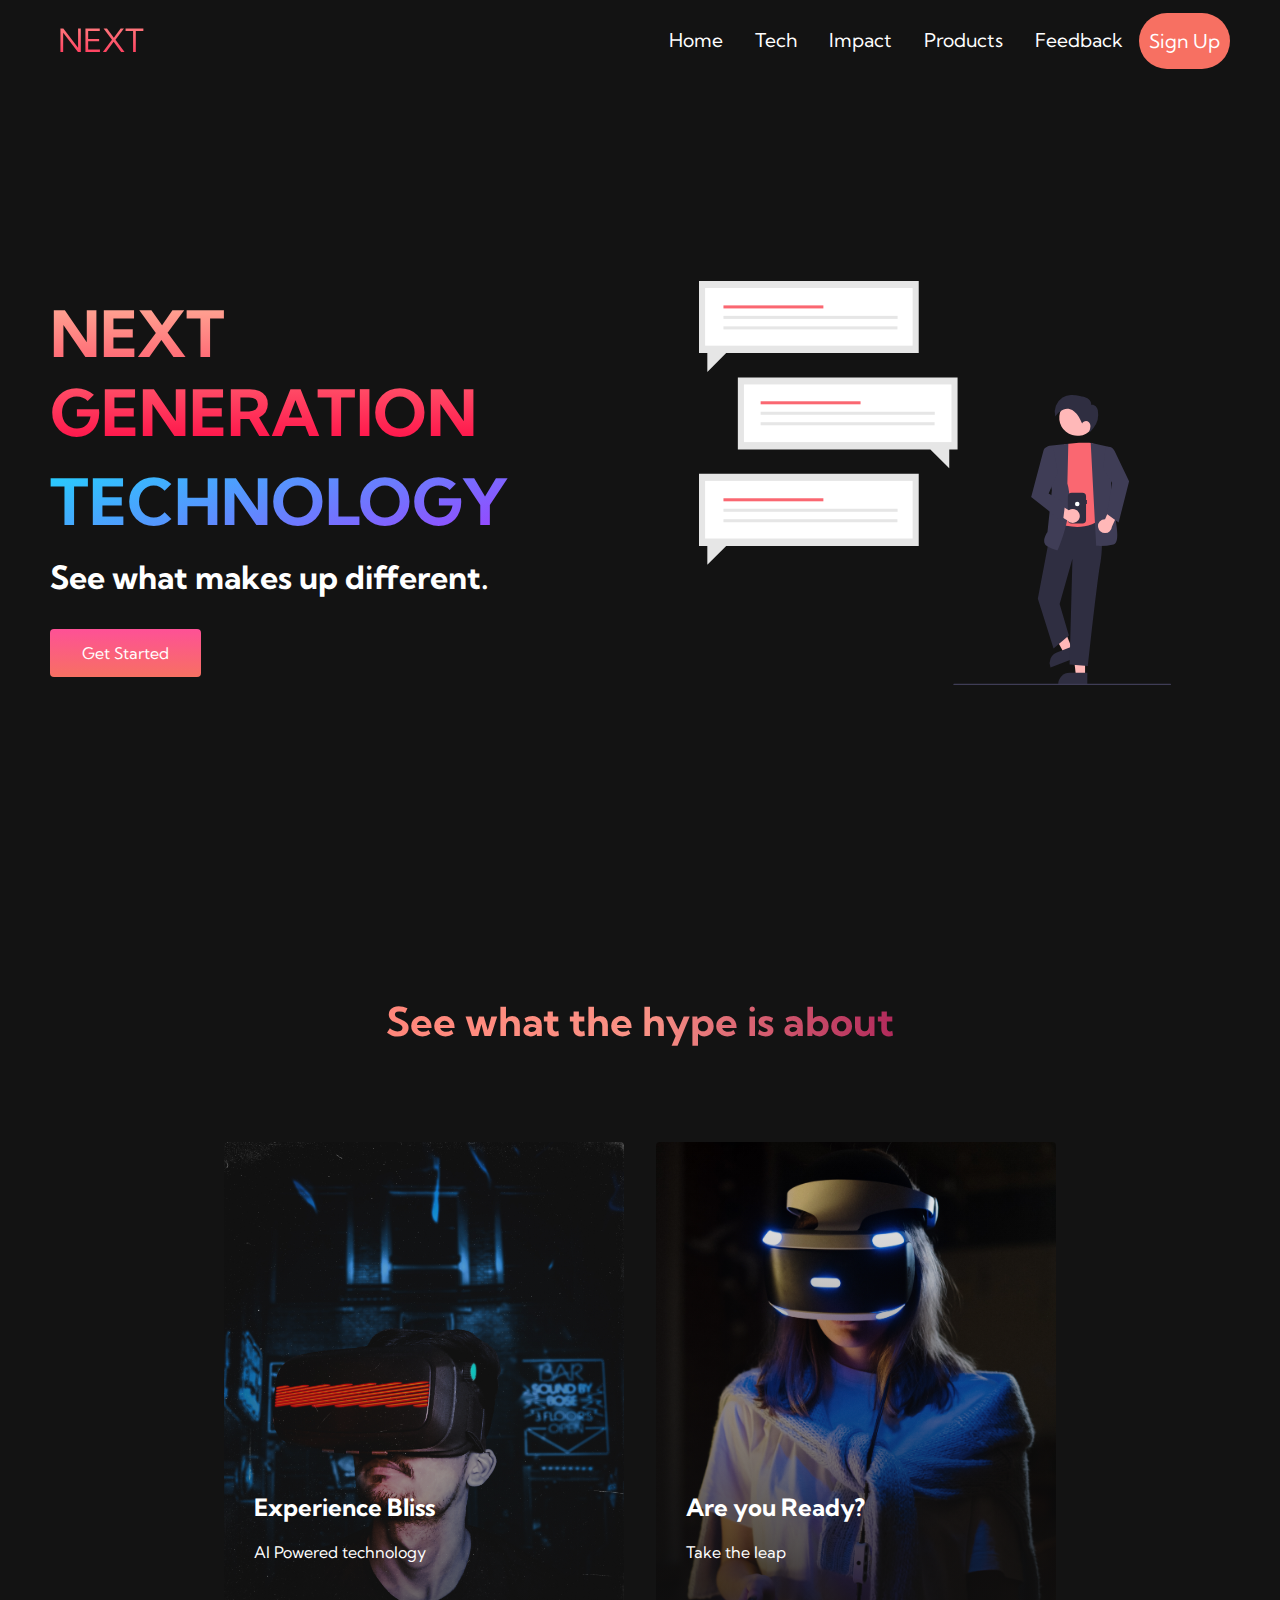
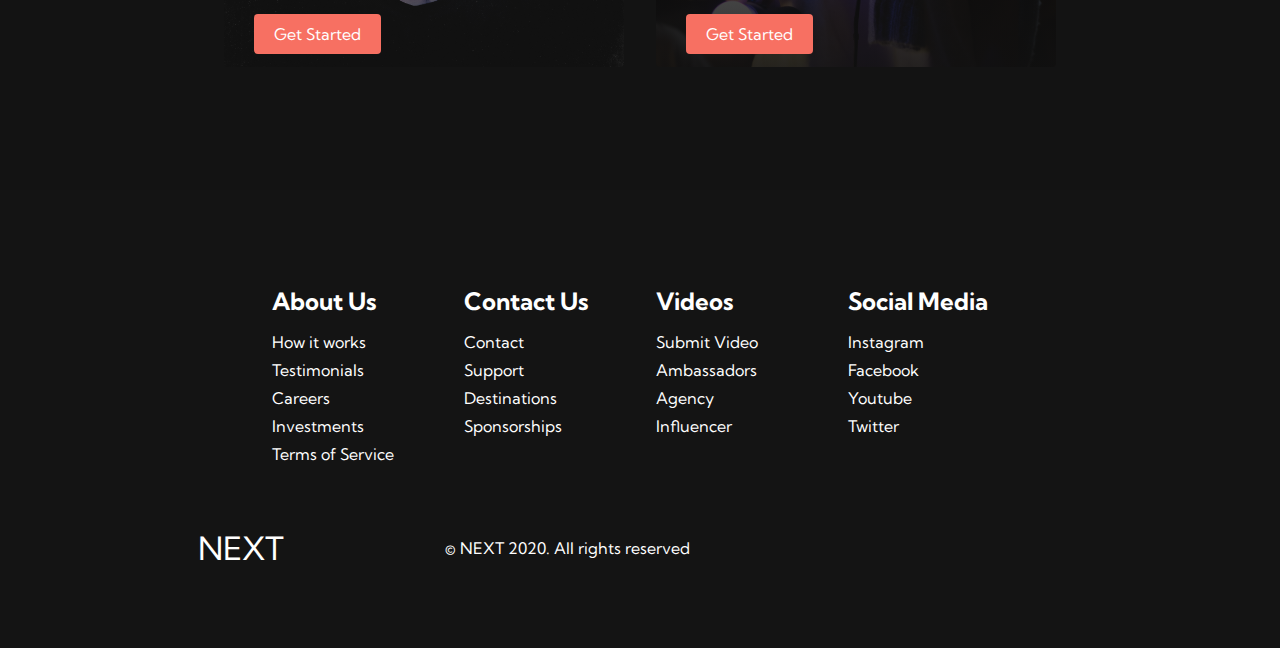
<file: index.html>
<!DOCTYPE html>
<html lang="en">
  <head>
   
    <meta charset="UTF-8" />
    <meta name="viewport" content="width=device-width, initial-scale=1.0" />
    <title>HTML CSS Website</title>
    <link rel="stylesheet" href="style.css" />
    <link
      rel="stylesheet"
      href="https://use.fontawesome.com/releases/v5.14.0/css/all.css"
      integrity="sha384-HzLeBuhoNPvSl5KYnjx0BT+WB0QEEqLprO+NBkkk5gbc67FTaL7XIGa2w1L0Xbgc"
      crossorigin="anonymous"
    />
    <link
      href="https://fonts.googleapis.com/css2?family=Kumbh+Sans:wght@400;700&display=swap"
      rel="stylesheet"
    />
  </head>
  <body>

    <nav class="navbar">
      <div class="navbar__container">
        <a href="/" id="navbar__logo"><i class="fas fa-gem"></i>NEXT</a>
        <div class="navbar__toggle" id="mobile-menu">
          <span class="bar"></span> <span class="bar"></span>
          <span class="bar"></span>
        </div>
        <ul class="navbar__menu">
          <li class="navbar__item">
            <a href="/" class="navbar__links">Home</a>
          </li>
          <li class="navbar__item">
            <a href="/tech.html" class="navbar__links">Tech</a>
          </li>
          <li class="navbar__item">
            <a href="/impact.html" class="navbar__links">Impact</a>
          </li>
          <li class="navbar__item">
            <a href="/product.html" class="navbar__links">Products</a>
          </li>
          <li class="navbar__item">
            <a href="/feedback.html" class="navbar__links">Feedback</a>
          </li>
          <li class="navbar__item">
            <p style="margin-top: 13px;"></p>
              <a href="https://docs.google.com/forms/d/e/1FAIpQLSdk3lccwHgz0uKLrcSlcs8XPlvsqVrinU7CZ7clZr5RsmsNvA/viewform?usp=dialog" class="button" target="_blank">Sign Up</a>
          </li>
        </li>

        </ul>
      </div>
    </nav>


    <div class="main">
      <div class="main__container">
        <div class="main__content">
          <h1>NEXT GENERATION</h1>
          <h2>TECHNOLOGY</h2>
          <p>See what makes up different.</p>
          <button class="main__btn"><a href="/tech.html">Get Started</a></button>
        </div>
        <div class="main__img--container">
          <img id="main__img" src="images/pic1.svg" />
        </div>
      </div>
    </div>


    <div class="services">
      <h1>See what the hype is about</h1>
      <div class="services__container">
        <div class="services__card">
          <h2>Experience Bliss</h2>
          <p>AI Powered technology</p>
          <button class="main__btn"><a href="/tech.html">Get Started</a></button>
        </div>
        <div class="services__card">
          <h2>Are you Ready?</h2>
          <p>Take the leap</p>
          <button class="main__btn"><a href="/product.html">Get Started</a></button>
        </div>
      </div>
    </div>



    <div class="footer__container">
      <div class="footer__links">
        <div class="footer__link--wrapper">
          <div class="footer__link--items">
            <h2>About Us</h2>
            <a href="/sign__up">How it works</a> <a href="/">Testimonials</a>
            <a href="/">Careers</a> <a href="/">Investments</a>
            <a href="/">Terms of Service</a>
          </div>
          <div class="footer__link--items">
            <h2>Contact Us</h2>
            <a href="/">Contact</a> <a href="/">Support</a>
            <a href="/">Destinations</a> <a href="/">Sponsorships</a>
          </div>
        </div>
        <div class="footer__link--wrapper">
          <div class="footer__link--items">
            <h2>Videos</h2>
            <a href="/">Submit Video</a> <a href="/">Ambassadors</a>
            <a href="/">Agency</a> <a href="/">Influencer</a>
          </div>
          <div class="footer__link--items">
            <h2>Social Media</h2>
            <a href="/">Instagram</a> <a href="/">Facebook</a>
            <a href="/">Youtube</a> <a href="/">Twitter</a>
          </div>
        </div>
      </div>
      <section class="social__media">
        <div class="social__media--wrap">
          <div class="footer__logo">
            <a href="/" id="footer__logo"><i class="fas fa-gem"></i>NEXT</a>
          </div>
          <p class="website__rights">© NEXT 2020. All rights reserved</p>
          <div class="social__icons">
            <a
              class="social__icon--link"
              href="https://www.facebook.com/Erwyn Pain"
              target="_blank"
              aria-label="Facebook"
            >
              <i class="fab fa-facebook"></i>
            </a>
            <a
              class="social__icon--link"
              href="https://www.instagram.com/erwyn_qoq"
              target="_blank"
              aria-label="Instagram"
            >
              <i class="fab fa-instagram"></i>
            </a>
            <a
              class="social__icon--link"
              href="/"
              target="_blank"
              aria-label="Youtube"
            >
              <i class="fab fa-youtube"></i>
            </a>
            <a
              class="social__icon--link"
              href="https://www.linkedin.com/ERWYN TAN FU SHEN MOE"
              target="_blank"
              aria-label="Twitter"
            >
              <i class="fab fa-twitter"></i>
            </a>
            <a
              class="social__icon--link"
              href="https://www.linkedin.com/ERWYN TAN FU SHEN MOE"
              target="_blank"
              aria-label="LinkedIn"
            >
              <i class="fab fa-linkedin"></i>
            </a>
          </div>
        </div>
      </section>
    </div>
    <script src="app.js"></script>
  </body>
</html>
</file>
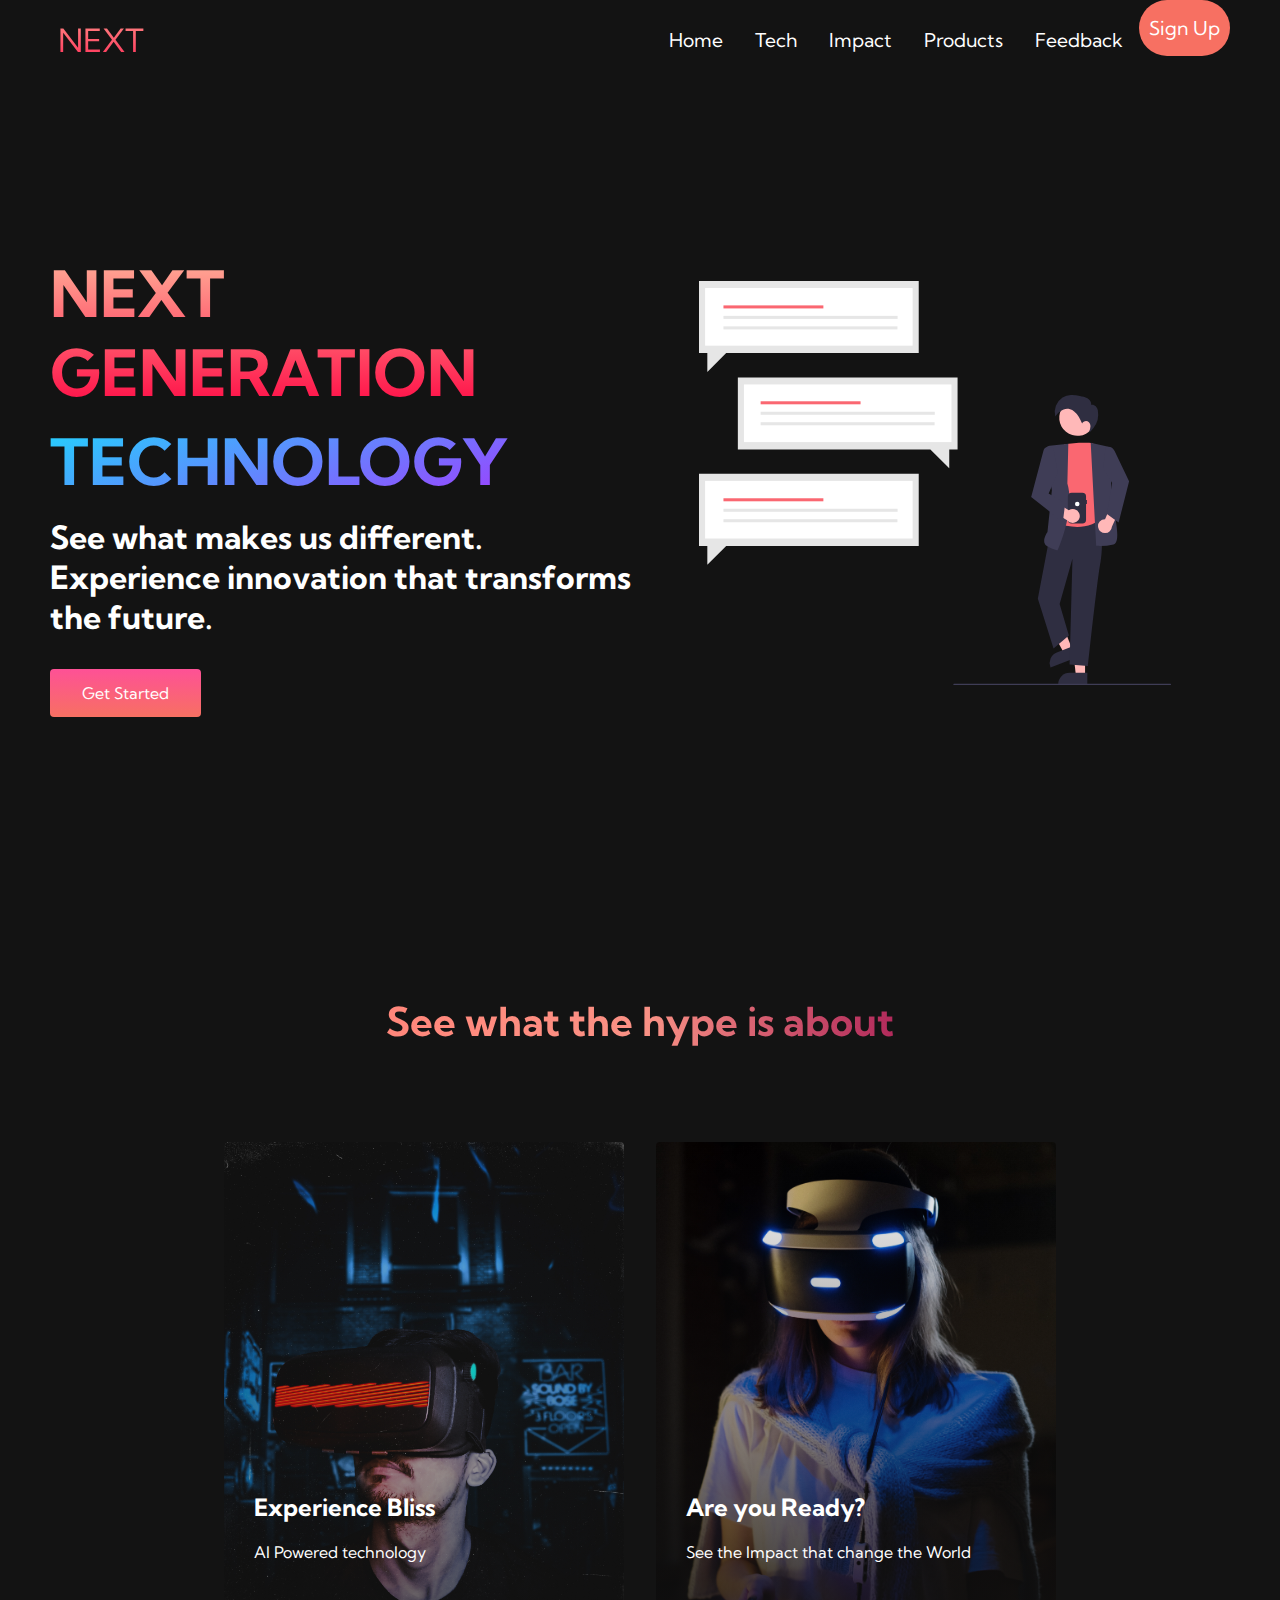
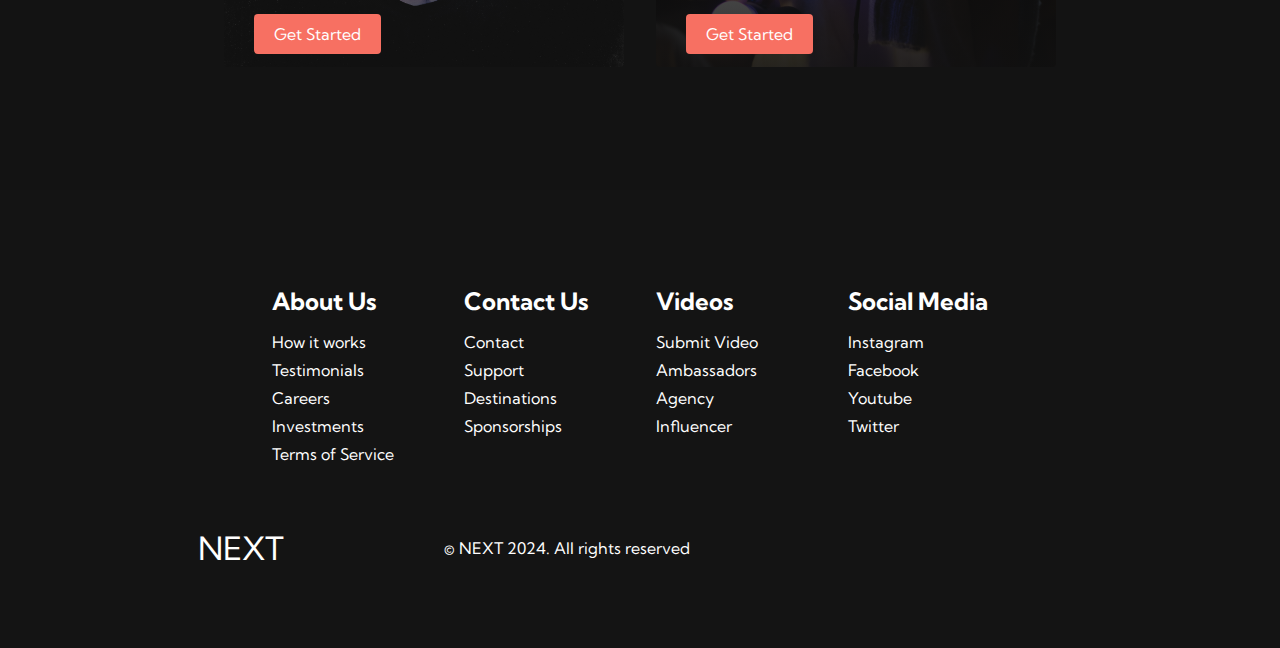
<file: Index.html>
<!DOCTYPE html>
<html lang="en">
<head>
    <meta charset="UTF-8" />
    <meta name="viewport" content="width=device-width, initial-scale=1.0" />
    <meta name="description" content="NEXT - Next Generation AI Technology. Explore cutting-edge AI solutions that shape the future." />
    <meta name="keywords" content="AI, technology, next generation, artificial intelligence, innovation" />
    <title>NEXT - Next Generation Technology</title>
    
    <!-- Preload critical resources -->
    <link rel="preload" href="https://fonts.googleapis.com/css2?family=Kumbh+Sans:wght@400;600;700;800&display=swap" as="style" onload="this.onload=null;this.rel='stylesheet'">
    <noscript><link rel="stylesheet" href="https://fonts.googleapis.com/css2?family=Kumbh+Sans:wght@400;600;700;800&display=swap"></noscript>
    
    <link rel="stylesheet" href="style.css" />
    <link rel="stylesheet" href="https://use.fontawesome.com/releases/v5.14.0/css/all.css" integrity="sha384-HzLeBuhoNPvSl5KYnjx0BT+WB0QEEqLprO+NBkkk5gbc67FTaL7XIGa2w1L0Xbgc" crossorigin="anonymous" />
    
    <!-- Favicon -->
    <link rel="icon" type="image/x-icon" href="/favicon.ico">
</head>
<body>
    <!-- Loading animation -->
    <div id="loader" style="position: fixed; top: 0; left: 0; width: 100%; height: 100%; background: #141414; z-index: 9999; display: flex; justify-content: center; align-items: center;">
        <div style="width: 50px; height: 50px; border: 3px solid rgba(255, 255, 255, 0.1); border-top: 3px solid #f77062; border-radius: 50%; animation: spin 1s linear infinite;"></div>
    </div>

    <!-- Navigation -->
    <nav class="navbar">
        <div class="navbar__container">
            <a href="/" id="navbar__logo" aria-label="NEXT Home">
                <i class="fas fa-gem" aria-hidden="true"></i>NEXT
            </a>
            <div class="navbar__toggle" id="mobile-menu" aria-label="Toggle mobile menu">
                <span class="bar"></span>
                <span class="bar"></span>
                <span class="bar"></span>
            </div>
            <ul class="navbar__menu">
                <li class="navbar__item">
                    <a href="/" class="navbar__links" aria-current="page">Home</a>
                </li>
                <li class="navbar__item">
                    <a href="/tech.html" class="navbar__links">Tech</a>
                </li>
                <li class="navbar__item">
                    <a href="/impact.html" class="navbar__links">Impact</a>
                </li>
                <li class="navbar__item">
                    <a href="/product.html" class="navbar__links">Products</a>
                </li>
                <li class="navbar__item">
                    <a href="/feedback.html" class="navbar__links">Feedback</a>
                </li>
                <li class="navbar__item">
                    <a href="https://docs.google.com/forms/d/e/1FAIpQLSdk3lccwHgz0uKLrcSlcs8XPlvsqVrinU7CZ7clZr5RsmsNvA/viewform?usp=dialog" class="button" target="_blank" rel="noopener noreferrer">Sign Up</a>
                </li>
            </ul>
        </div>
    </nav>

    <!-- Hero Section -->
    <main class="main">
        <section class="main__container">
            <div class="main__content">
                <h1>NEXT GENERATION</h1>
                <h2>TECHNOLOGY</h2>
                <p>See what makes us different. Experience innovation that transforms the future.</p>
                <button class="main__btn" onclick="smoothScroll('#services')">
                    <a href="/tech.html">Get Started</a>
                </button>
            </div>
            <div class="main__img--container">
                <img id="main__img" src="images/pic1.svg" alt="Next Generation Technology Illustration" loading="lazy" />
            </div>
        </section>
    </main>

    <!-- Services Section -->
    <section class="services" id="services">
        <h1>See what the hype is about</h1>
        <div class="services__container">
            <article class="services__card fade-in">
                <h2>Experience Bliss</h2>
                <p>AI Powered technology</p>
                <button class="main__btn">
                    <a href="/tech.html" aria-label="Learn more about our AI technology">Get Started</a>
                </button>
            </article>
            <article class="services__card fade-in">
                <h2>Are you Ready?</h2>
                <p>See the Impact that change the World</p>
                <button class="main__btn">
                    <a href="/Impact.html" aria-label="Explore our products">Get Started</a>
                </button>
            </article>
        </div>
    </section>

    <!-- Footer -->
    <footer class="footer__container">
        <div class="footer__links">
            <div class="footer__link--wrapper">
                <div class="footer__link--items">
                    <h2>About Us</h2>
                    <a href="/sign__up">How it works</a>
                    <a href="/">Testimonials</a>
                    <a href="/">Careers</a>
                    <a href="/">Investments</a>
                    <a href="/">Terms of Service</a>
                </div>
                <div class="footer__link--items">
                    <h2>Contact Us</h2>
                    <a href="/feedback.html">Contact</a>
                    <a href="/">Support</a>
                    <a href="/">Destinations</a>
                    <a href="/">Sponsorships</a>
                </div>
            </div>
            <div class="footer__link--wrapper">
                <div class="footer__link--items">
                    <h2>Videos</h2>
                    <a href="/">Submit Video</a>
                    <a href="/">Ambassadors</a>
                    <a href="/">Agency</a>
                    <a href="/">Influencer</a>
                </div>
                <div class="footer__link--items">
                    <h2>Social Media</h2>
                    <a href="https://www.instagram.com/erwyn_qoq" target="_blank" rel="noopener noreferrer">Instagram</a>
                    <a href="https://www.facebook.com/Erwyn Pain" target="_blank" rel="noopener noreferrer">Facebook</a>
                    <a href="/" target="_blank" rel="noopener noreferrer">Youtube</a>
                    <a href="https://www.linkedin.com/ERWYN TAN FU SHEN MOE" target="_blank" rel="noopener noreferrer">Twitter</a>
                </div>
            </div>
        </div>
        
        <section class="social__media">
            <div class="social__media--wrap">
                <div class="footer__logo">
                    <a href="/" id="footer__logo" aria-label="NEXT Home">
                        <i class="fas fa-gem" aria-hidden="true"></i>NEXT
                    </a>
                </div>
                <p class="website__rights">© NEXT 2024. All rights reserved</p>
                <div class="social__icons">
                    <a class="social__icon--link" href="https://www.facebook.com/Erwyn Pain" target="_blank" rel="noopener noreferrer" aria-label="Facebook">
                        <i class="fab fa-facebook" aria-hidden="true"></i>
                    </a>
                    <a class="social__icon--link" href="https://www.instagram.com/erwyn_qoq" target="_blank" rel="noopener noreferrer" aria-label="Instagram">
                        <i class="fab fa-instagram" aria-hidden="true"></i>
                    </a>
                    <a class="social__icon--link" href="/" target="_blank" rel="noopener noreferrer" aria-label="Youtube">
                        <i class="fab fa-youtube" aria-hidden="true"></i>
                    </a>
                    <a class="social__icon--link" href="https://www.linkedin.com/ERWYN TAN FU SHEN MOE" target="_blank" rel="noopener noreferrer" aria-label="LinkedIn">
                        <i class="fab fa-linkedin" aria-hidden="true"></i>
                    </a>
                </div>
            </div>
        </section>
    </footer>

    <!-- JavaScript -->
    <script>
        // mobile menu functionality
        const menu = document.querySelector('#mobile-menu');
        const menuLinks = document.querySelector('.navbar__menu');
        const navLinks = document.querySelectorAll('.navbar__links');

        menu.addEventListener('click', function() {
            menu.classList.toggle('is-active');
            menuLinks.classList.toggle('active');
        });

        // Close mobile menu when clicking on a link
        navLinks.forEach(link => {
            link.addEventListener('click', () => {
                menu.classList.remove('is-active');
                menuLinks.classList.remove('active');
            });
        });

        // Smooth scrolling function
        function smoothScroll(target) {
            const element = document.querySelector(target);
            if (element) {
                element.scrollIntoView({
                    behavior: 'smooth',
                    block: 'start'
                });
            }
        }

        // Intersection Observer for fade-in animations
        const observerOptions = {
            threshold: 0.1,
            rootMargin: '0px 0px -50px 0px'
        };

        const observer = new IntersectionObserver(function(entries) {
            entries.forEach(entry => {
                if (entry.isIntersecting) {
                    entry.target.style.opacity = '1';
                    entry.target.style.transform = 'translateY(0)';
                }
            });
        }, observerOptions);

        // Observe fade-in elements
        document.addEventListener('DOMContentLoaded', function() {
            const fadeElements = document.querySelectorAll('.fade-in');
            fadeElements.forEach(el => {
                observer.observe(el);
            });

            // Remove loader after page loads
            const loader = document.getElementById('loader');
            setTimeout(() => {
                loader.style.opacity = '0';
                setTimeout(() => {
                    loader.style.display = 'none';
                }, 300);
            }, 1000);
        });

        // Navbar background change on scroll
        window.addEventListener('scroll', function() {
            const navbar = document.querySelector('.navbar');
            if (window.scrollY > 100) {
                navbar.style.background = 'rgba(19, 19, 19, 0.98)';
            } else {
                navbar.style.background = 'rgba(19, 19, 19, 0.95)';
            }
        });

        // Performance: Preload next page
        document.addEventListener('mouseover', function(e) {
            if (e.target.tagName === 'A' && e.target.href.includes('.html')) {
                const link = document.createElement('link');
                link.rel = 'prefetch';
                link.href = e.target.href;
                document.head.appendChild(link);
            }
        });

        // Add loading animation to buttons
        document.querySelectorAll('.main__btn, .button').forEach(btn => {
            btn.addEventListener('click', function(e) {
                if (!this.classList.contains('loading')) {
                    this.classList.add('loading');
                    this.style.pointerEvents = 'none';
                    
                    setTimeout(() => {
                        this.classList.remove('loading');
                        this.style.pointerEvents = 'auto';
                    }, 2000);
                }
            });
        });
    </script>

    <!-- loading states -->
    <style>
        @keyframes spin {
            0% { transform: rotate(0deg); }
            100% { transform: rotate(360deg); }
        }
        
        .main__btn.loading::after {
            content: '';
            position: absolute;
            top: 50%;
            left: 50%;
            width: 20px;
            height: 20px;
            margin: -10px 0 0 -10px;
            border: 2px solid transparent;
            border-top: 2px solid #fff;
            border-radius: 50%;
            animation: spin 1s linear infinite;
        }
        
        .main__btn.loading a {
            opacity: 0;
        }

        /* hover effects */
        .services__card {
            transition: all 0.3s cubic-bezier(0.25, 0.46, 0.45, 0.94);
        }

        .services__card:hover {
            transform: translateY(-10px) scale(1.02);
        }

        /* mobile touch targets */
        @media (max-width: 768px) {
            .navbar__links {
                min-height: 48px;
            }
            
            .button {
                min-height: 48px;
            }
        }
    </style>
</body>
</html>
</file>
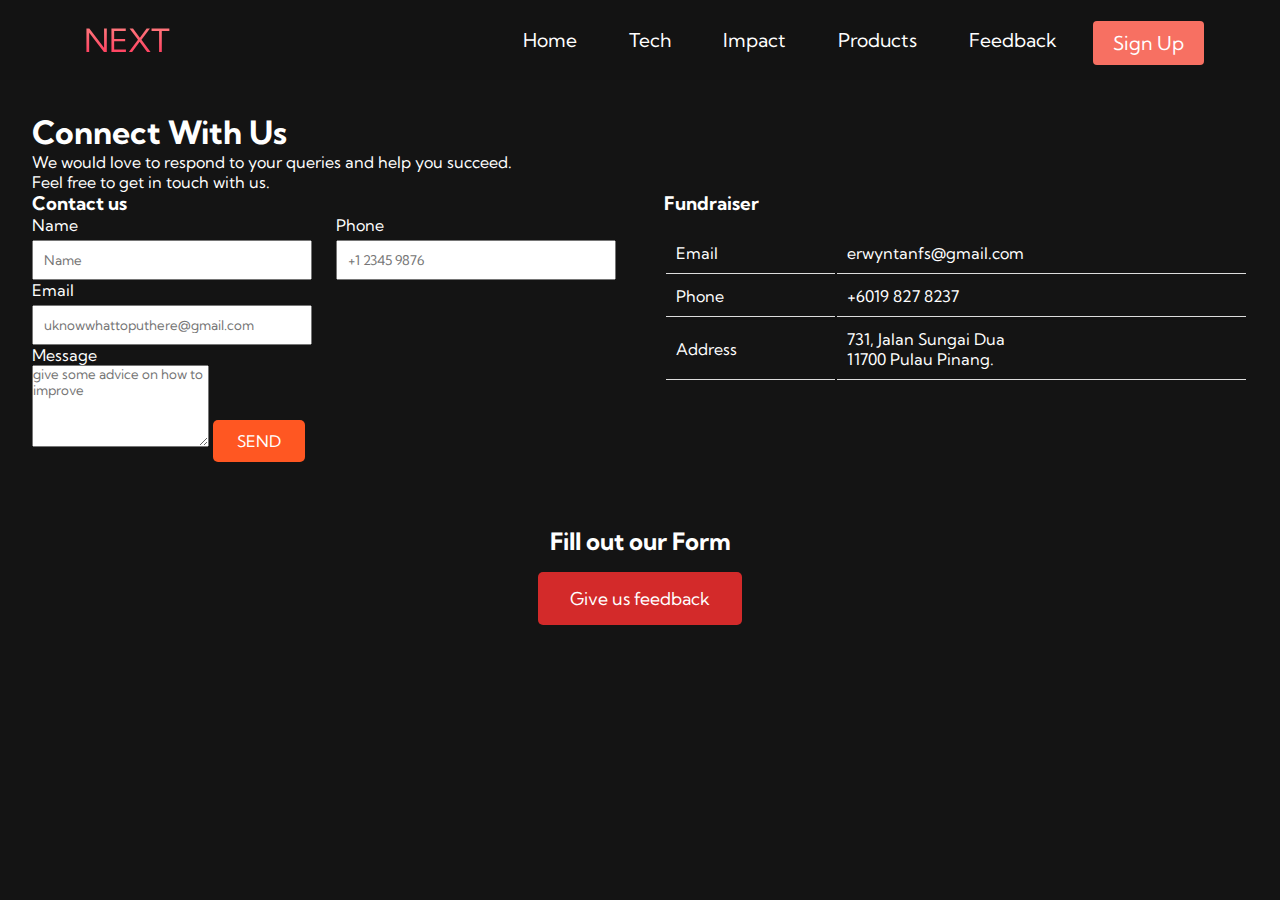
<file: feedback.html>
<!DOCTYPE html>
<html lang="en">
  <head>

    <meta charset="UTF-8" />
    <meta name="viewport" content="width=device-width, initial-scale=1.0" />
    <title>HTML CSS Website</title>
    <link rel="stylesheet" href="feedback.css" />
    <link
      rel="stylesheet"
      href="https://use.fontawesome.com/releases/v5.14.0/css/all.css"
      integrity="sha384-HzLeBuhoNPvSl5KYnjx0BT+WB0QEEqLprO+NBkkk5gbc67FTaL7XIGa2w1L0Xbgc"
      crossorigin="anonymous"
    />
    <link
      href="https://fonts.googleapis.com/css2?family=Kumbh+Sans:wght@400;700&display=swap"
      rel="stylesheet"
    />
  </head>
  <body>

    <nav class="navbar">
      <div class="navbar__container">
        <a href="/" id="navbar__logo"><i class="fas fa-gem"></i>NEXT</a>
        <div class="navbar__toggle" id="mobile-menu">
          <span class="bar"></span> <span class="bar"></span>
          <span class="bar"></span>
        </div>
        <ul class="navbar__menu">
          <li class="navbar__item">
            <a href="/" class="navbar__links">Home</a>
          </li>
          <li class="navbar__item">
            <a href="/tech.html" class="navbar__links">Tech</a>
          </li>
          <li class="navbar__item">
            <a href="/impact.html" class="navbar__links">Impact</a>
          </li>
          <li class="navbar__item">
            <a href="/product.html" class="navbar__links">Products</a>
          </li>
          <li class="navbar__item">
            <a href="/feedback.html" class="navbar__links">Feedback</a>
          </li>
          <li class="navbar__item">
            <p style="margin-top: 5px;"></p>
              <a href="https://docs.google.com/forms/d/e/1FAIpQLSdk3lccwHgz0uKLrcSlcs8XPlvsqVrinU7CZ7clZr5RsmsNvA/viewform?usp=dialog" class="button" target="_blank">Sign Up</a>
          </li>
        </li>

        </ul>
      </div>
    </nav>

    <div class="container">
        <h1>Connect With Us </h1> 
        <p>We would love to respond to your queries and help you succeed.<br> Feel free to get in touch with us.</p>
        <div class="contact-box">
            <div class="contact-left">
                <h3>Contact us</h3>
                <form id="contactForm">
                    <div class="input-row">
                        <div class="input-group">
                            <label>Name</label>
                            <input type="text" placeholder="Name">
                        </div>
                        <div class="input-group">
                            <label>Phone</label>
                            <input type="text" placeholder="+1 2345 9876">
                        </div>
                    </div>
                    <div class="input-row">
                        <div class="input-group">
                            <label>Email</label>
                            <input type="email" placeholder="uknowwhattoputhere@gmail.com">
                        </div>
                    </div>
                    <label>Message</label><br>
                    <textarea rows="5" placeholder="give some advice on how to improve "></textarea>
                    <button type="submit">SEND</button>
                </form>
            </div>
            <div class="contact-right">
                <h3>Fundraiser</h3>
                <table>
                    <tr>
                        <td>Email</td>
                        <td>erwyntanfs@gmail.com</td>
                    </tr>
                    <tr>
                        <td>Phone</td>
                        <td>+6019 827 8237</td>
                    </tr>
                    <tr>
                        <td>Address</td>
                        <td>731, Jalan Sungai Dua<br>11700 Pulau Pinang.</td>
                    </tr>
                </table>
            </div>
        </div>
    </div>

    
    <div class="google-form">
        <h2>Fill out our Form</h2>
        <button onclick="window.open('https://docs.google.com/forms/d/1T8_5LunwoV_oPKlJJSXwQ51P3zkdLtTHe6k_PdBVkq8/edit', '_blank')">
            Give us feedback
        </button>
    </div>

    

    <script>
        
        document.getElementById('contactForm').addEventListener('submit', function(event) {
            event.preventDefault(); 

            const name = document.querySelector('input[type="text"]').value;
            const phone = document.querySelector('input[type="text"]:nth-child(2)').value;
            const email = document.querySelector('input[type="email"]').value;
            const message = document.querySelector('textarea').value;

            if (name === '' || phone === '' || email === '' || message === '') {
                alert('Please fill in all the fields.');
                return;
            }

            
            const emailPattern = /^[a-zA-Z0-9._-]+@[a-zA-Z0-9.-]+\.[a-zA-Z]{2,6}$/;
            if (!emailPattern.test(email)) {
                alert('Please enter a valid email address.');
                return;
            }

            alert('Thank you for your message! We will get back to you soon.');
            
            document.getElementById('contactForm').reset();
        });

        
        document.querySelector('.donate-phone a').addEventListener('click', function(event) {
            event.preventDefault();
            window.scrollTo({
                top: document.querySelector('.donate-section').offsetTop - 100,
                behavior: 'smooth'
            });
        });

        
        document.querySelector('.google-form button').addEventListener('click', function() {
            window.open('https://docs.google.com/forms/d/1T8_5LunwoV_oPKlJJSXwQ51P3zkdLtTHe6k_PdBVkq8/edit', '_blank');
        });
    </script>
</body>
</html>
</file>
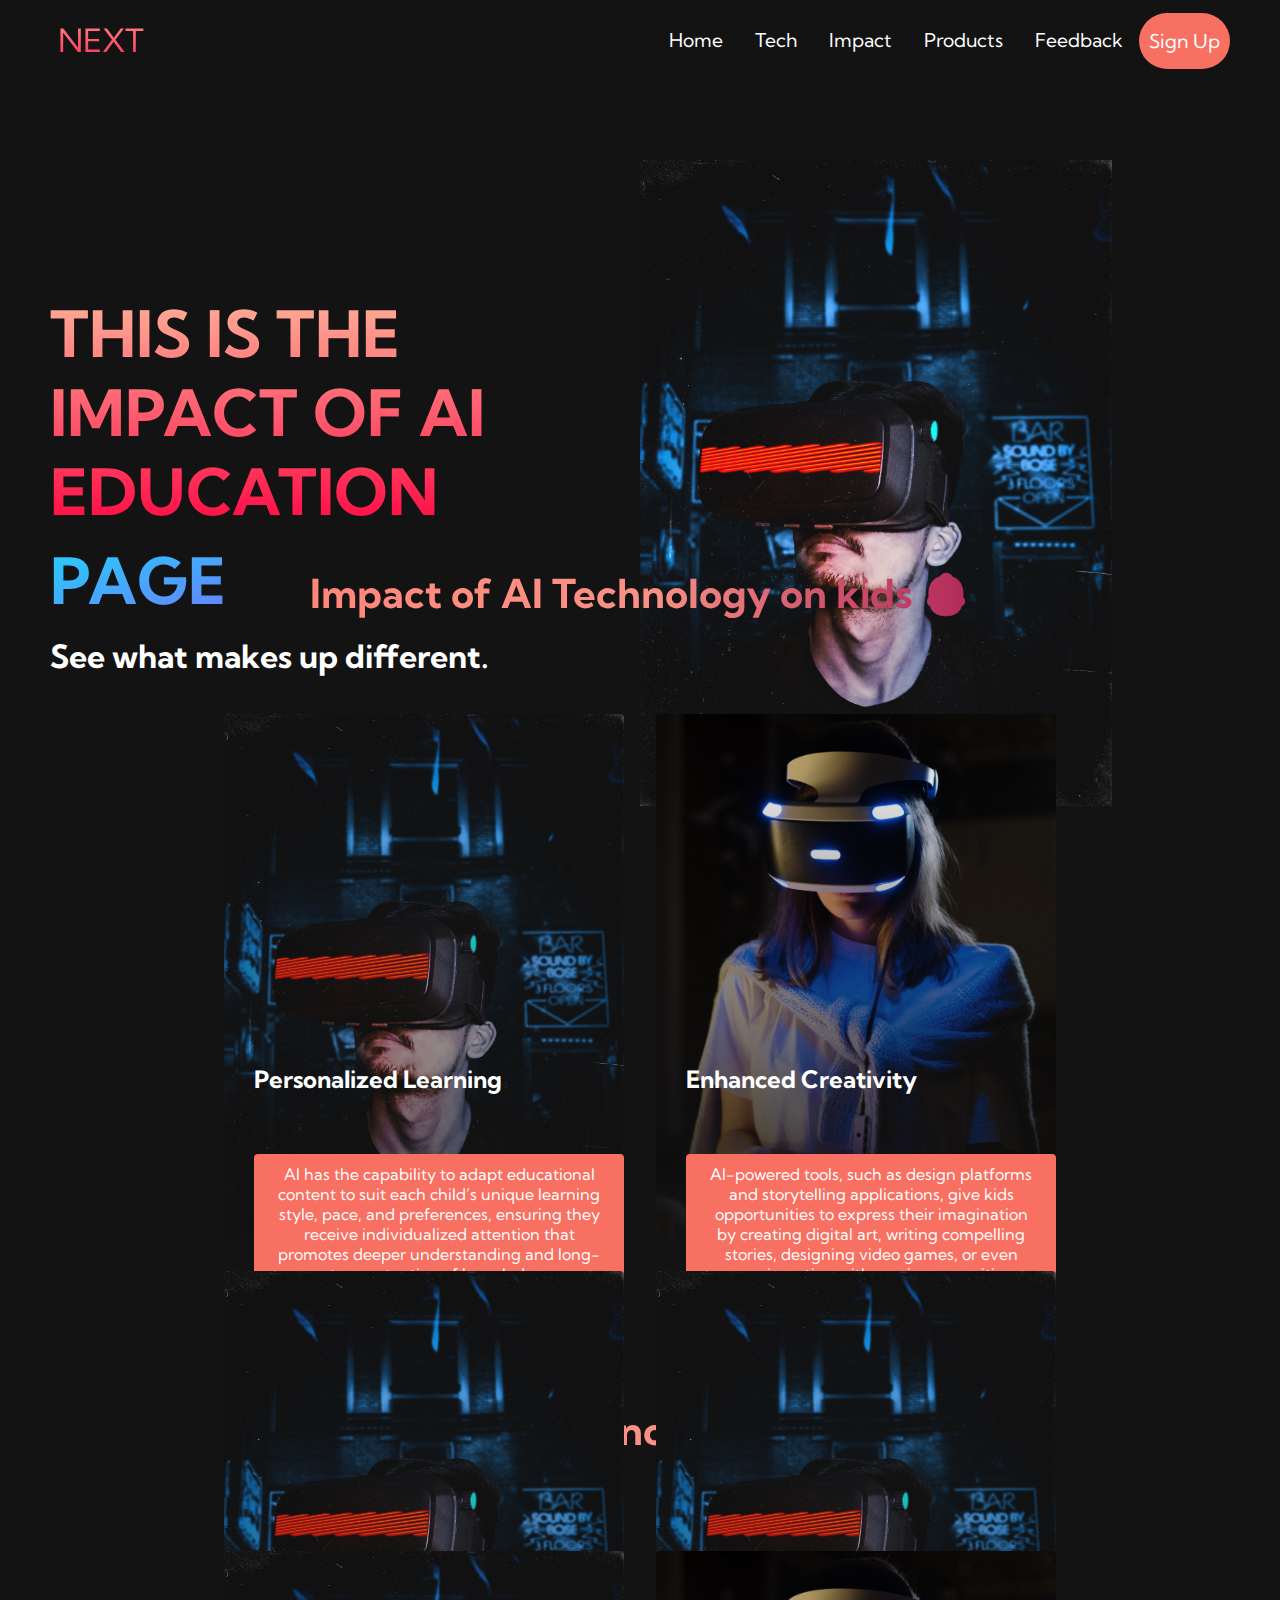
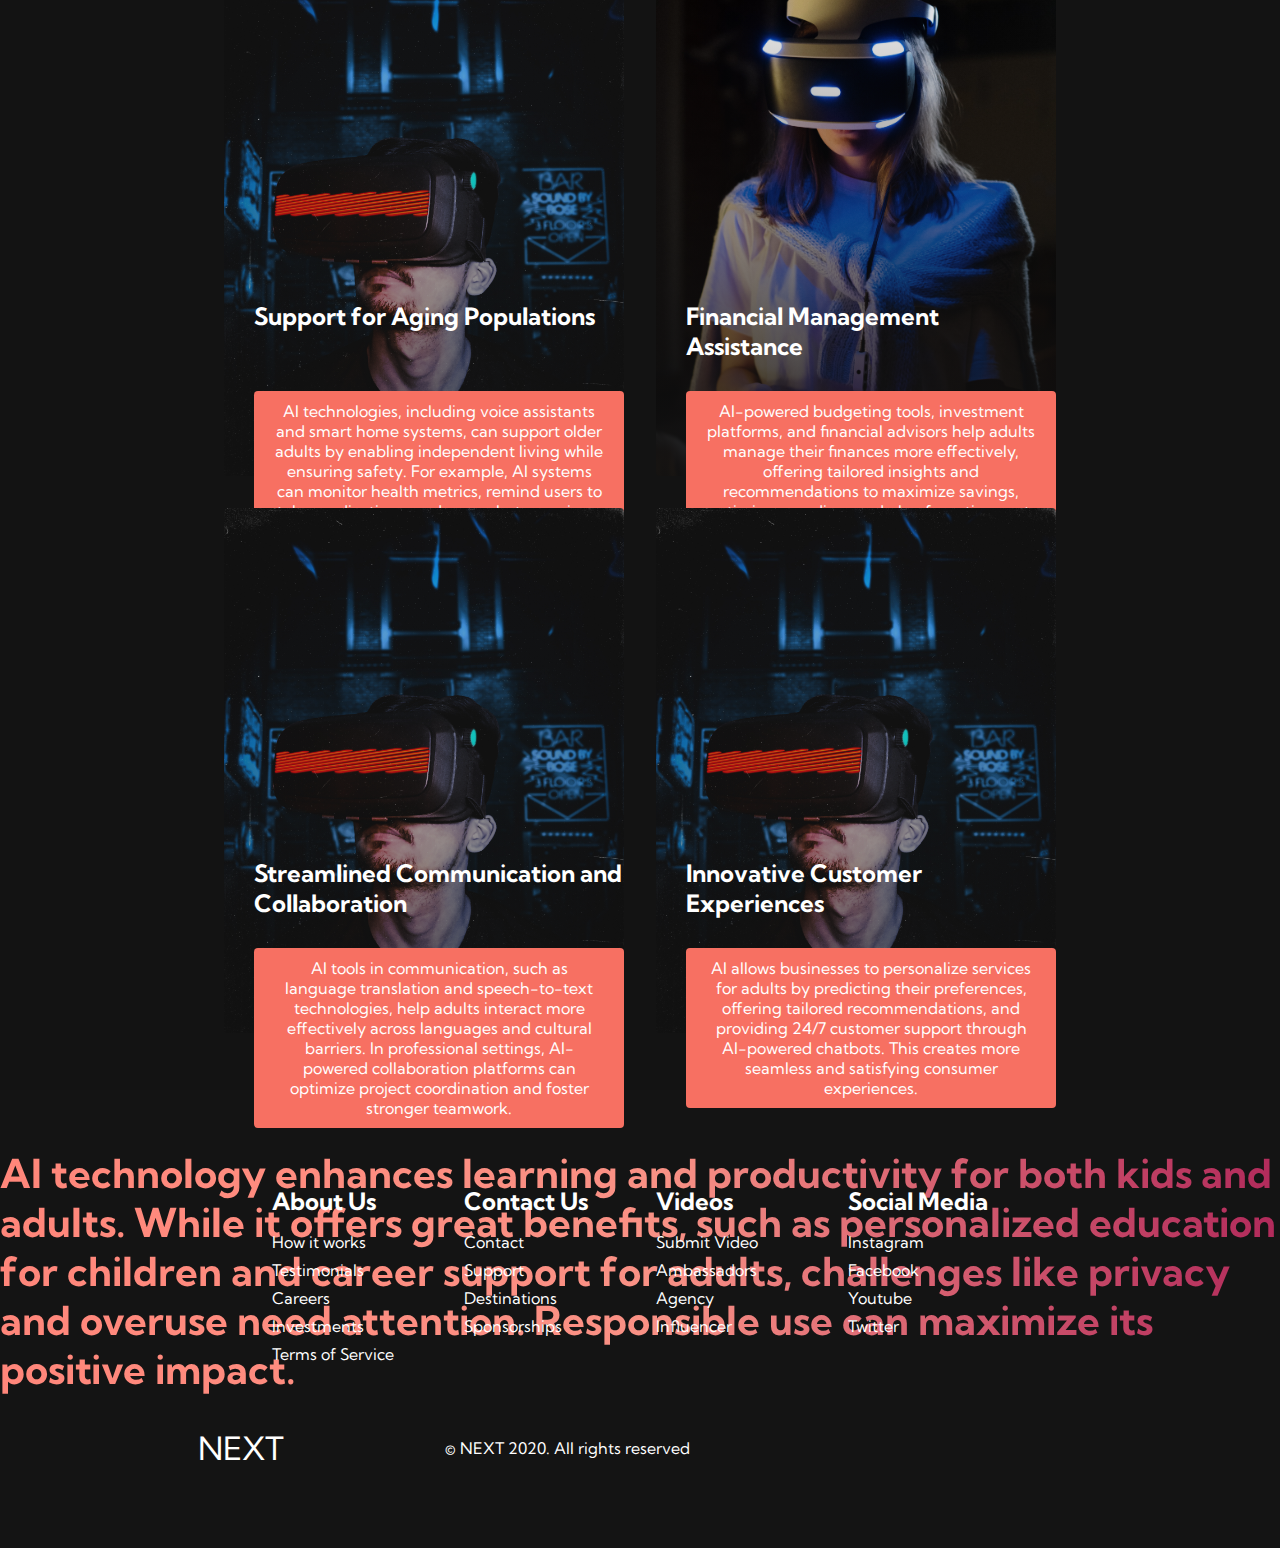
<file: impact.html>
<!DOCTYPE html>
<html lang="en">
  <head>
    <meta charset="UTF-8" />
    <meta name="viewport" content="width=device-width, initial-scale=1.0" />
    <title>HTML CSS Website</title>
    <link rel="stylesheet" href="style.css" />
    <link
      rel="stylesheet"
      href="https://use.fontawesome.com/releases/v5.14.0/css/all.css"
      integrity="sha384-HzLeBuhoNPvSl5KYnjx0BT+WB0QEEqLprO+NBkkk5gbc67FTaL7XIGa2w1L0Xbgc"
      crossorigin="anonymous"
    />
    <link
      href="https://fonts.googleapis.com/css2?family=Kumbh+Sans:wght@400;700&display=swap"
      rel="stylesheet"
    />
  </head>
  <body>
    <nav class="navbar">
      <div class="navbar__container">
        <a href="/" id="navbar__logo"><i class="fas fa-gem"></i>NEXT</a>
        <div class="navbar__toggle" id="mobile-menu">
          <span class="bar"></span> <span class="bar"></span>
          <span class="bar"></span>
        </div>
        <ul class="navbar__menu">
          <li class="navbar__item">
            <a href="/" class="navbar__links">Home</a>
          </li>
          <li class="navbar__item">
            <a href="/tech.html" class="navbar__links">Tech</a>
          </li>
          <li class="navbar__item">
            <a href="/impact.html" class="navbar__links">Impact</a>
          </li>
          <li class="navbar__item">
            <a href="/product.html" class="navbar__links">Products</a>
          </li>
          <li class="navbar__item">
            <a href="/feedback.html" class="navbar__links">Feedback</a>
          </li>
          <li class="navbar__item">
            <p style="margin-top: 13px;"></p>
              <a href="https://docs.google.com/forms/d/e/1FAIpQLSdk3lccwHgz0uKLrcSlcs8XPlvsqVrinU7CZ7clZr5RsmsNvA/viewform?usp=dialog" class="button" target="_blank">Sign Up</a>
          </li>
        </li>
        </ul>
      </div>
    </nav>
    <div class="main">
      <div class="main__container">
        <div class="main__content">
          <h1>THIS IS THE IMPACT OF AI EDUCATION</h1>
          <h2>PAGE</h2>
          <p>See what makes up different.</p>
          
        </div>
        <div class="main__img-container">
          <img id="main__img" src="images/pic3.jpg" />
        </div>
      </div>
      <div class="services">
        <p style="margin-top: 800px;"></p>
        <h1 class="fade-in">Impact of AI Technology on kids 👶</h1>
        <div class="services__container">
            <div class="services__card fade-in">
                <h2>Personalized Learning</h2>
                
                <button>AI has the capability to adapt educational content to suit each child’s unique learning style, pace, and preferences, ensuring they receive individualized attention that promotes deeper understanding and long-term retention of knowledge.</button>
            </div>
            <div class="services__card fade-in">
                <h2>Enhanced Creativity</h2>
                
                <button>AI-powered tools, such as design platforms and storytelling applications, give kids opportunities to express their imagination by creating digital art, writing compelling stories, designing video games, or even experimenting with music composition. These tools not only enhance creativity but also introduce children to the possibilities of merging technology with the arts.
                </button>
            </div>
            <div class="services__card fade-in">
              <h2>Inclusive Education</h2>
           
              <button>AI-driven assistive technologies, such as real-time language translation, speech-to-text, and text-to-speech systems, make learning accessible for children with disabilities or those who face language barriers, enabling them to actively participate in educational activities alongside their peers.</button>
          </div>
            <div class="services__card fade-in">
              <h2>Early Exposure to Technology and Future Skills</h2>
              
              <button>Introducing children to AI technologies early on helps them develop essential 21st-century skills such as problem-solving, computational thinking, and coding, preparing them for a world where these capabilities will be increasingly valuable.</button>
          </div>
        </div>
        <p style="margin-top: 100px;"></p>
        
        

        <p style="margin-top: 1000px;"></p>
        
    </div>

    <div class="main__img-container">
    
    </div>
  </div>
  <div class="services">
    <h1 class="fade-in">Impact of AI technology on adults  🧔‍♂️</h1>
    <div class="services__container">
        <div class="services__card fade-in">
            <h2>Support for Aging Populations</h2>
            
            <button>AI technologies, including voice assistants and smart home systems, can support older adults by enabling independent living while ensuring safety. For example, AI systems can monitor health metrics, remind users to take medications, and even alert caregivers if emergency assistance is needed.
            </button>
        </div>
        <div class="services__card fade-in">
            <h2>Financial Management Assistance</h2>
            
            <button>AI-powered budgeting tools, investment platforms, and financial advisors help adults manage their finances more effectively, offering tailored insights and recommendations to maximize savings, optimize spending, and plan for retirement.</button>
        </div>
        <div class="services__card fade-in">
          <h2>Streamlined Communication and Collaboration</h2>
       
          <button>AI tools in communication, such as language translation and speech-to-text technologies, help adults interact more effectively across languages and cultural barriers. In professional settings, AI-powered collaboration platforms can optimize project coordination and foster stronger teamwork.</button>
      </div>
        <div class="services__card fade-in">
          <h2>Innovative Customer Experiences</h2>
          
          <button>AI allows businesses to personalize services for adults by predicting their preferences, offering tailored recommendations, and providing 24/7 customer support through AI-powered chatbots. This creates more seamless and satisfying consumer experiences.</button>
      </div>
    </div>
    <p style="margin-top: 100px;"></p>
    <h1 class="fade-in">AI technology enhances learning and productivity for both kids and adults. While it offers great benefits, such as personalized education for children and career support for adults, challenges like privacy and overuse need attention. Responsible use can maximize its positive impact.</h1>
</div>
    
    <div class="footer__container">
      <div class="footer__links">
        <div class="footer__link--wrapper">
          <div class="footer__link--items">
            <h2>About Us</h2>
            <a href="/sign__up">How it works</a> <a href="/">Testimonials</a>
            <a href="/">Careers</a> <a href="/">Investments</a>
            <a href="/">Terms of Service</a>
          </div>
          <div class="footer__link--items">
            <h2>Contact Us</h2>
            <a href="/">Contact</a> <a href="/">Support</a>
            <a href="/">Destinations</a> <a href="/">Sponsorships</a>
          </div>
        </div>
        <div class="footer__link--wrapper">
          <div class="footer__link--items">
            <h2>Videos</h2>
            <a href="/">Submit Video</a> <a href="/">Ambassadors</a>
            <a href="/">Agency</a> <a href="/">Influencer</a>
          </div>
          <div class="footer__link--items">
            <h2>Social Media</h2>
            <a href="/">Instagram</a> <a href="/">Facebook</a>
            <a href="/">Youtube</a> <a href="/">Twitter</a>
          </div>
        </div>
      </div>
      <section class="social__media">
        <div class="social__media--wrap">
          <div class="footer__logo">
            <a href="/" id="footer__logo"><i class="fas fa-gem"></i>NEXT</a>
          </div>
          <p class="website__rights">© NEXT 2020. All rights reserved</p>
          <div class="social__icons">
            <a
              class="social__icon--link"
              href="https://www.facebook.com/Erwyn Pain"
              target="_blank"
              aria-label="Facebook"
            >
              <i class="fab fa-facebook"></i>
            </a>
            <a
              class="social__icon--link"
              href="https://www.instagram.com/erwyn_qoq"
              target="_blank"
              aria-label="Instagram"
            >
              <i class="fab fa-instagram"></i>
            </a>
            <a
              class="social__icon--link"
              href="/"
              target="_blank"
              aria-label="Youtube"
            >
              <i class="fab fa-youtube"></i>
            </a>
            <a
              class="social__icon--link"
              href="https://www.linkedin.com/ERWYN TAN FU SHEN MOE"
              target="_blank"
              aria-label="Twitter"
            >
              <i class="fab fa-twitter"></i>
            </a>
            <a
              class="social__icon--link"
              href="https://www.linkedin.com/ERWYN TAN FU SHEN MOE"
              target="_blank"
              aria-label="LinkedIn"
            >
              <i class="fab fa-linkedin"></i>
            </a>
          </div>
        </div>
      </section>
    </div>
    <script src="app.js"></script>
  </body>
</html>
</file>
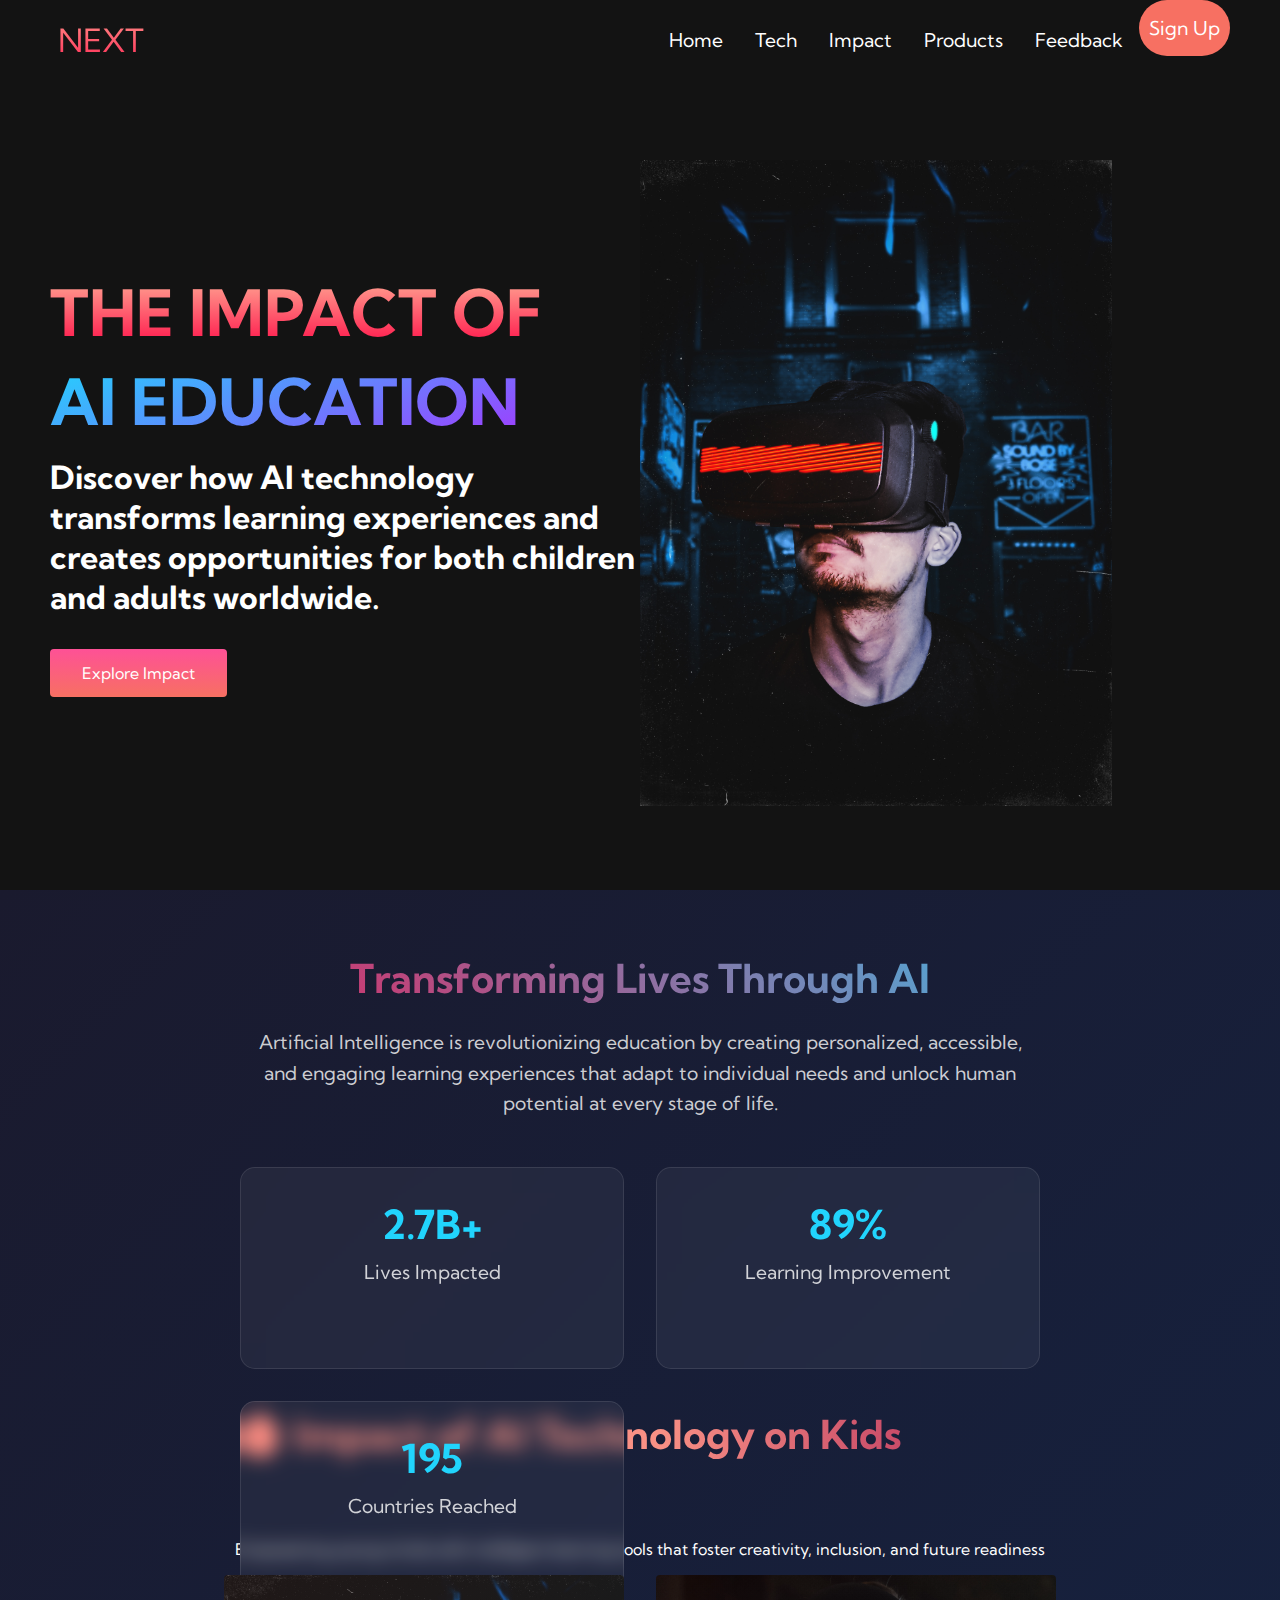
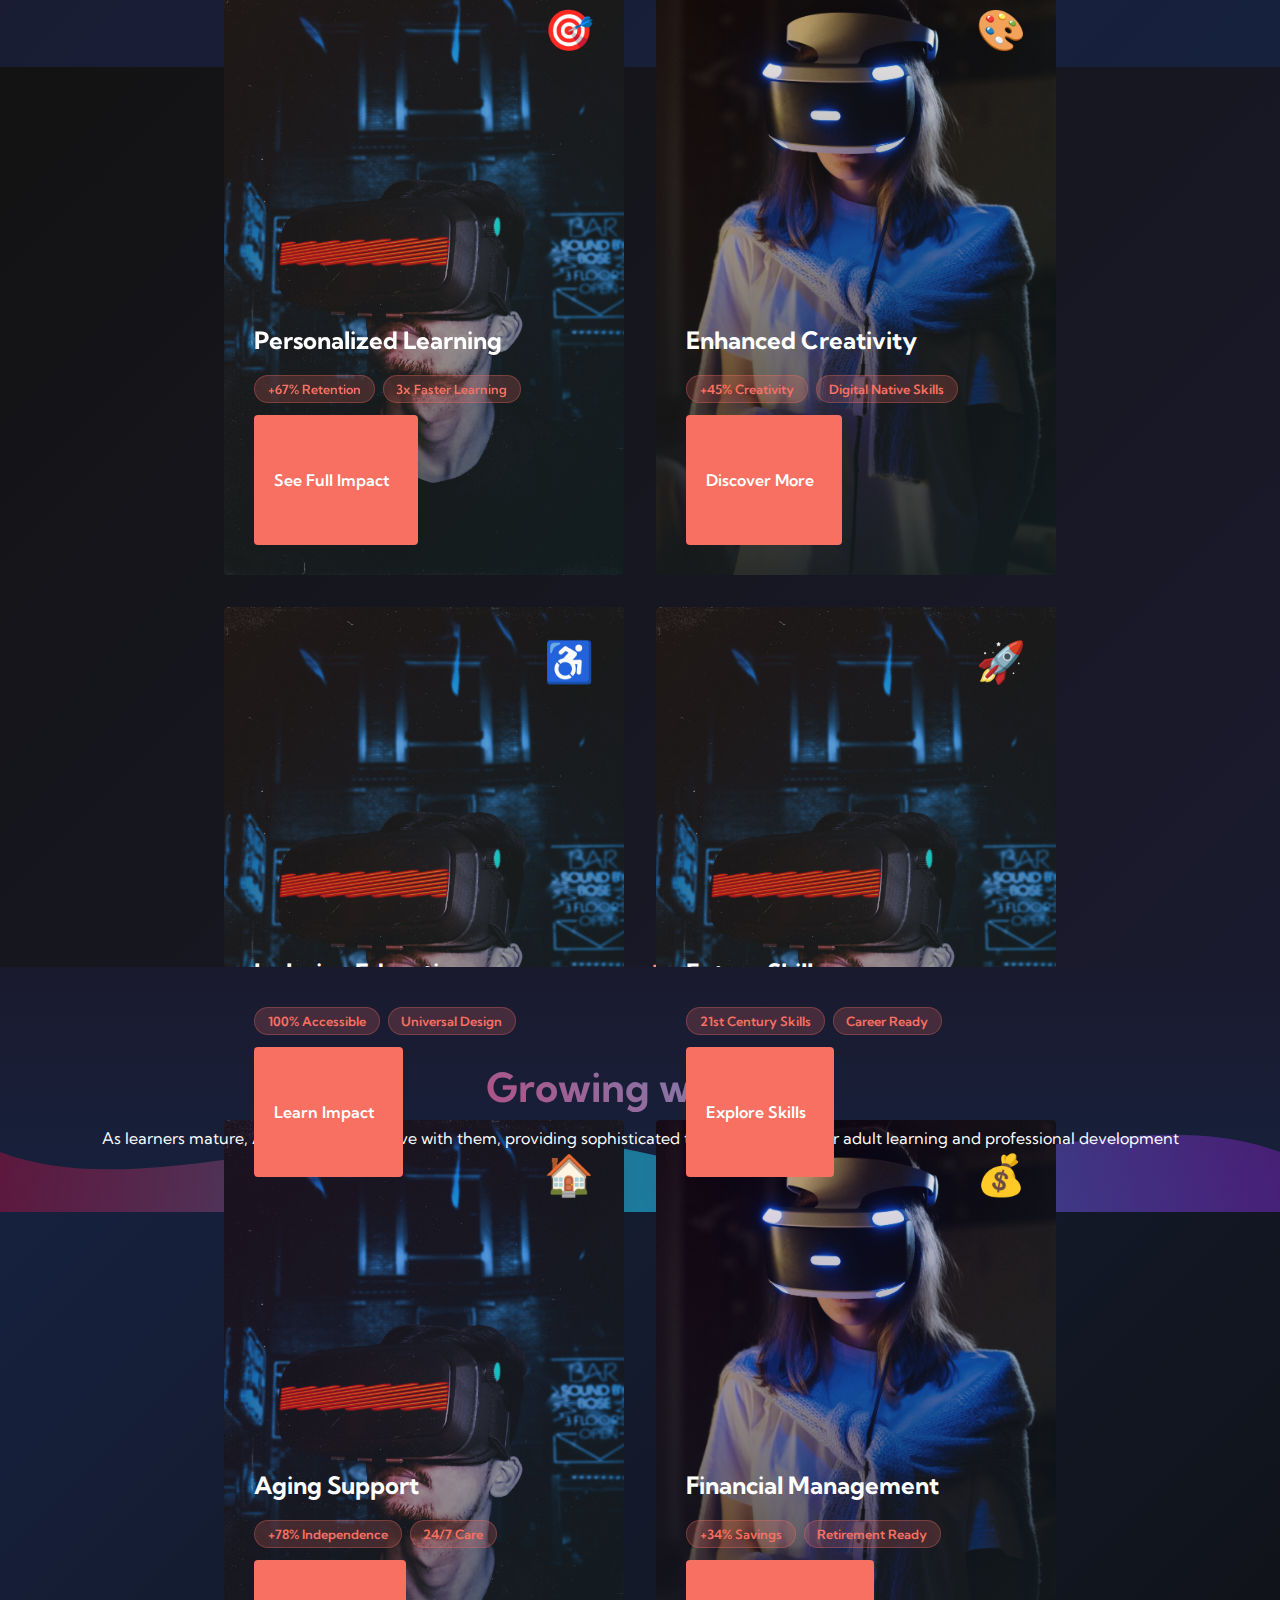
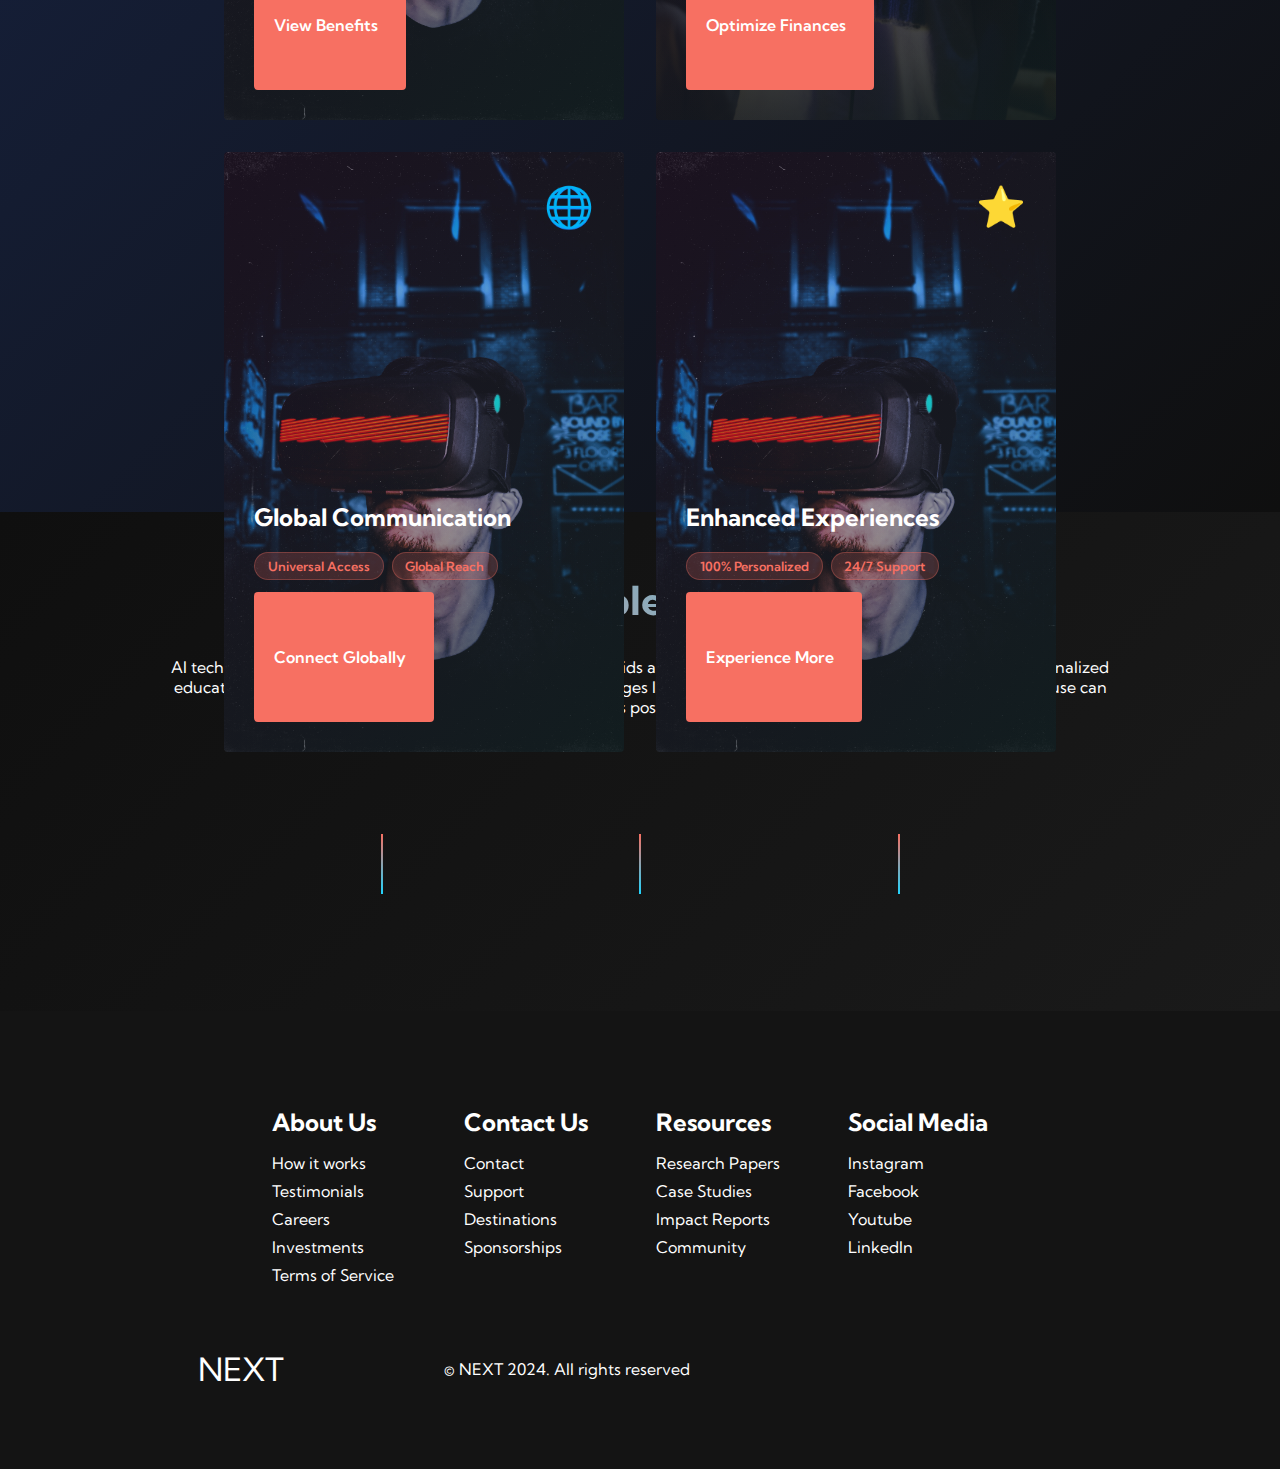
<file: Impact.html>
<!DOCTYPE html>
<html lang="en">
<head>
    <meta charset="UTF-8" />
    <meta name="viewport" content="width=device-width, initial-scale=1.0" />
    <meta name="description" content="Discover the transformative impact of AI education on children and adults. See how AI technology shapes learning and development." />
    <meta name="keywords" content="AI impact, education transformation, children learning, adult development, AI benefits" />
    <title>NEXT - AI Impact on Education</title>
    
    <link rel="preload" href="https://fonts.googleapis.com/css2?family=Kumbh+Sans:wght@400;600;700;800&display=swap" as="style" onload="this.onload=null;this.rel='stylesheet'">
    <noscript><link rel="stylesheet" href="https://fonts.googleapis.com/css2?family=Kumbh+Sans:wght@400;600;700;800&display=swap"></noscript>
    
    <link rel="stylesheet" href="style.css" />
    <link rel="stylesheet" href="https://use.fontawesome.com/releases/v5.14.0/css/all.css" integrity="sha384-HzLeBuhoNPvSl5KYnjx0BT+WB0QEEqLprO+NBkkk5gbc67FTaL7XIGa2w1L0Xbgc" crossorigin="anonymous" />
    <link rel="icon" type="image/x-icon" href="/favicon.ico">
</head>
<body>
    <!-- Loading animation -->
    <div id="loader" style="position: fixed; top: 0; left: 0; width: 100%; height: 100%; background: #141414; z-index: 9999; display: flex; justify-content: center; align-items: center;">
        <div style="width: 50px; height: 50px; border: 3px solid rgba(255, 255, 255, 0.1); border-top: 3px solid #f77062; border-radius: 50%; animation: spin 1s linear infinite;"></div>
    </div>

    <!-- Navigation -->
    <nav class="navbar">
        <div class="navbar__container">
            <a href="/" id="navbar__logo" aria-label="NEXT Home">
                <i class="fas fa-gem" aria-hidden="true"></i>NEXT
            </a>
            <div class="navbar__toggle" id="mobile-menu" aria-label="Toggle mobile menu">
                <span class="bar"></span>
                <span class="bar"></span>
                <span class="bar"></span>
            </div>
            <ul class="navbar__menu">
                <li class="navbar__item">
                    <a href="/" class="navbar__links">Home</a>
                </li>
                <li class="navbar__item">
                    <a href="/tech.html" class="navbar__links">Tech</a>
                </li>
                <li class="navbar__item">
                    <a href="/impact.html" class="navbar__links" aria-current="page">Impact</a>
                </li>
                <li class="navbar__item">
                    <a href="/product.html" class="navbar__links">Products</a>
                </li>
                <li class="navbar__item">
                    <a href="/feedback.html" class="navbar__links">Feedback</a>
                </li>
                <li class="navbar__item">
                    <a href="https://docs.google.com/forms/d/e/1FAIpQLSdk3lccwHgz0uKLrcSlcs8XPlvsqVrinU7CZ7clZr5RsmsNvA/viewform?usp=dialog" class="button" target="_blank" rel="noopener noreferrer">Sign Up</a>
                </li>
            </ul>
        </div>
    </nav>

    <!-- Hero Section -->
    <main class="main">
        <section class="main__container">
            <div class="main__content">
                <h1>THE IMPACT OF</h1>
                <h2>AI EDUCATION</h2>
                <p>Discover how AI technology transforms learning experiences and creates opportunities for both children and adults worldwide.</p>
                <button class="main__btn" onclick="smoothScroll('#kids-impact')">
                    <span>Explore Impact</span>
                </button>
            </div>
            <div class="main__img-container">
                <img id="main__img" src="images/pic3.jpg" alt="AI Education Impact Illustration" loading="lazy" />
            </div>
        </section>
    </main>

    <!-- Impact Overview -->
    <section class="impact-overview fade-in">
        <div class="overview-content">
            <h2>Transforming Lives Through AI</h2>
            <p>Artificial Intelligence is revolutionizing education by creating personalized, accessible, and engaging learning experiences that adapt to individual needs and unlock human potential at every stage of life.</p>
            <div class="impact-metrics">
                <div class="metric-item fade-in">
                    <i class="fas fa-users"></i>
                    <h3>2.7B+</h3>
                    <p>Lives Impacted</p>
                </div>
                <div class="metric-item fade-in">
                    <i class="fas fa-graduation-cap"></i>
                    <h3>89%</h3>
                    <p>Learning Improvement</p>
                </div>
                <div class="metric-item fade-in">
                    <i class="fas fa-globe"></i>
                    <h3>195</h3>
                    <p>Countries Reached</p>
                </div>
            </div>
        </div>
    </section>

    <!-- Kids Impact Section -->
    <section class="services kids-impact-section" id="kids-impact">
        <div class="section-header fade-in">
            <h1>👶 Impact of AI Technology on Kids</h1>
            <p style="color: white;">Empowering young minds with intelligent learning tools that foster creativity, inclusion, and future readiness</p>
        </div>
        
        <div class="services__container">
            <article class="services__card impact-card fade-in" data-category="learning">
                <div class="card-overlay"></div>
                <div class="impact-icon">🎯</div>
                <h2>Personalized Learning</h2>
                <div class="impact-content">
                    <p>AI has the capability to adapt educational content to suit each child's unique learning style, pace, and preferences, ensuring they receive individualized attention that promotes deeper understanding and long-term retention of knowledge.</p>
                    <div class="impact-benefits">
                        <span class="benefit-tag">+67% Retention</span>
                        <span class="benefit-tag">3x Faster Learning</span>
                    </div>
                </div>
                <button class="impact-btn" onclick="showImpactDetails('personalized-learning')">
                    <span>See Full Impact</span>
                    <i class="fas fa-arrow-right"></i>
                </button>
            </article>
            
            <article class="services__card impact-card fade-in" data-category="creativity">
                <div class="card-overlay"></div>
                <div class="impact-icon">🎨</div>
                <h2>Enhanced Creativity</h2>
                <div class="impact-content">
                    <p>AI-powered tools, such as design platforms and storytelling applications, give kids opportunities to express their imagination by creating digital art, writing compelling stories, designing video games, or even experimenting with music composition.</p>
                    <div class="impact-benefits">
                        <span class="benefit-tag">+45% Creativity</span>
                        <span class="benefit-tag">Digital Native Skills</span>
                    </div>
                </div>
                <button class="impact-btn" onclick="showImpactDetails('enhanced-creativity')">
                    <span>Discover More</span>
                    <i class="fas fa-arrow-right"></i>
                </button>
            </article>
            
            <article class="services__card impact-card fade-in" data-category="inclusion">
                <div class="card-overlay"></div>
                <div class="impact-icon">♿</div>
                <h2>Inclusive Education</h2>
                <div class="impact-content">
                    <p>AI-driven assistive technologies, such as real-time language translation, speech-to-text, and text-to-speech systems, make learning accessible for children with disabilities or those who face language barriers.</p>
                    <div class="impact-benefits">
                        <span class="benefit-tag">100% Accessible</span>
                        <span class="benefit-tag">Universal Design</span>
                    </div>
                </div>
                <button class="impact-btn" onclick="showImpactDetails('inclusive-education')">
                    <span>Learn Impact</span>
                    <i class="fas fa-arrow-right"></i>
                </button>
            </article>
            
            <article class="services__card impact-card fade-in" data-category="skills">
                <div class="card-overlay"></div>
                <div class="impact-icon">🚀</div>
                <h2>Future Skills</h2>
                <div class="impact-content">
                    <p>Introducing children to AI technologies early helps them develop essential 21st-century skills such as problem-solving, computational thinking, and coding, preparing them for a world where these capabilities will be increasingly valuable.</p>
                    <div class="impact-benefits">
                        <span class="benefit-tag">21st Century Skills</span>
                        <span class="benefit-tag">Career Ready</span>
                    </div>
                </div>
                <button class="impact-btn" onclick="showImpactDetails('future-skills')">
                    <span>Explore Skills</span>
                    <i class="fas fa-arrow-right"></i>
                </button>
            </article>
        </div>
    </section>

    <!-- Transition Wave -->
    <section class="wave-transition">
        <div class="wave-content fade-in">
            <h2>Growing with AI</h2>
            <p style="color: white;">As learners mature, AI continues to evolve with them, providing sophisticated tools and insights for adult learning and professional development</p>
        </div>
        <div class="wave-animation">
            <svg viewBox="0 0 1200 120" preserveAspectRatio="none">
                <path d="M0,60 C150,120 350,0 600,60 C850,120 1050,0 1200,60 L1200,120 L0,120 Z" fill="url(#waveGradient)"></path>
                <defs>
                    <linearGradient id="waveGradient" x1="0%" y1="0%" x2="100%" y2="0%">
                        <stop offset="0%" style="stop-color:#ff0844;stop-opacity:0.3" />
                        <stop offset="50%" style="stop-color:#21d4fd;stop-opacity:0.5" />
                        <stop offset="100%" style="stop-color:#b721ff;stop-opacity:0.3" />
                    </linearGradient>
                </defs>
            </svg>
        </div>
    </section>

    <!-- Adults Impact Section -->
    <section class="services adult-impact-section">
        <div class="section-header fade-in">
            <h1>🧔‍♂️ Impact of AI Technology on Adults</h1>
            <p style="color: white;">Transforming professional lives and enabling continuous growth through intelligent solutions</p>
        </div>
        
        <div class="services__container">
            <article class="services__card impact-card adult-card fade-in" data-category="aging">
                <div class="card-overlay adult-overlay"></div>
                <div class="impact-icon">🏠</div>
                <h2>Aging Support</h2>
                <div class="impact-content">
                    <p>AI technologies, including voice assistants and smart home systems, support older adults by enabling independent living while ensuring safety through health monitoring, medication reminders, and emergency alerts.</p>
                    <div class="impact-benefits">
                        <span class="benefit-tag">+78% Independence</span>
                        <span class="benefit-tag">24/7 Care</span>
                    </div>
                </div>
                <button class="impact-btn adult-btn" onclick="showImpactDetails('aging-support')">
                    <span>View Benefits</span>
                    <i class="fas fa-arrow-right"></i>
                </button>
            </article>
            
            <article class="services__card impact-card adult-card fade-in" data-category="finance">
                <div class="card-overlay adult-overlay"></div>
                <div class="impact-icon">💰</div>
                <h2>Financial Management</h2>
                <div class="impact-content">
                    <p>AI-powered budgeting tools, investment platforms, and financial advisors help adults manage their finances more effectively, offering tailored insights and recommendations to maximize savings and plan for retirement.</p>
                    <div class="impact-benefits">
                        <span class="benefit-tag">+34% Savings</span>
                        <span class="benefit-tag">Retirement Ready</span>
                    </div>
                </div>
                <button class="impact-btn adult-btn" onclick="showImpactDetails('financial-management')">
                    <span>Optimize Finances</span>
                    <i class="fas fa-arrow-right"></i>
                </button>
            </article>
            
            <article class="services__card impact-card adult-card fade-in" data-category="communication">
                <div class="card-overlay adult-overlay"></div>
                <div class="impact-icon">🌐</div>
                <h2>Global Communication</h2>
                <div class="impact-content">
                    <p>AI tools in communication, such as language translation and speech-to-text technologies, help adults interact more effectively across languages and cultural barriers, fostering stronger global collaboration.</p>
                    <div class="impact-benefits">
                        <span class="benefit-tag">Universal Access</span>
                        <span class="benefit-tag">Global Reach</span>
                    </div>
                </div>
                <button class="impact-btn adult-btn" onclick="showImpactDetails('global-communication')">
                    <span>Connect Globally</span>
                    <i class="fas fa-arrow-right"></i>
                </button>
            </article>
            
            <article class="services__card impact-card adult-card fade-in" data-category="experience">
                <div class="card-overlay adult-overlay"></div>
                <div class="impact-icon">⭐</div>
                <h2>Enhanced Experiences</h2>
                <div class="impact-content">
                    <p>AI allows businesses to personalize services for adults by predicting preferences, offering tailored recommendations, and providing 24/7 customer support through intelligent chatbots for seamless experiences.</p>
                    <div class="impact-benefits">
                        <span class="benefit-tag">100% Personalized</span>
                        <span class="benefit-tag">24/7 Support</span>
                    </div>
                </div>
                <button class="impact-btn adult-btn" onclick="showImpactDetails('enhanced-experiences')">
                    <span>Experience More</span>
                    <i class="fas fa-arrow-right"></i>
                </button>
            </article>
        </div>
    </section>

    <!-- Impact Summary -->
    <section class="impact-summary fade-in">
        <div class="summary-content">
            <h2>The Complete Impact</h2>
            <p style="color: white;">AI technology enhances learning and productivity for both kids and adults. While it offers great benefits, such as personalized education for children and career support for adults, challenges like privacy and overuse need attention. Responsible use can maximize its positive impact.</p>
            
            <div class="impact-timeline">
                <div class="timeline-item fade-in">
                    <div class="timeline-icon">👶</div>
                    <h3>Early Years (5-12)</h3>
                <p style="color: white;">Foundation building with personalized learning and creative exploration</p>
                </div>
                <div class="timeline-connector"></div>
                <div class="timeline-item fade-in">
                    <div class="timeline-icon">🎓</div>
                    <h3>Adolescence (13-18)</h3>
                <p style="color: white;">Advanced skill development and career preparation</p>
                </div>
                <div class="timeline-connector"></div>
                <div class="timeline-item fade-in">
                    <div class="timeline-icon">👨‍💼</div>
                    <h3>Adulthood (18+)</h3>
                <p style="color: white;">Professional growth and lifelong learning enhancement</p>
                </div>
                <div class="timeline-connector"></div>
                <div class="timeline-item fade-in">
                    <div class="timeline-icon">👴</div>
                    <h3>Senior Years (65+)</h3>
                 <p style="color: white;">Independence support and quality of life improvement</p>
                </div>
            </div>
        </div>
    </section>

    <!-- Footer -->
    <footer class="footer__container">
        <div class="footer__links">
            <div class="footer__link--wrapper">
                <div class="footer__link--items">
                    <h2>About Us</h2>
                    <a href="/sign__up">How it works</a>
                    <a href="/">Testimonials</a>
                    <a href="/">Careers</a>
                    <a href="/">Investments</a>
                    <a href="/">Terms of Service</a>
                </div>
                <div class="footer__link--items">
                    <h2>Contact Us</h2>
                    <a href="/feedback.html">Contact</a>
                    <a href="/">Support</a>
                    <a href="/">Destinations</a>
                    <a href="/">Sponsorships</a>
                </div>
            </div>
            <div class="footer__link--wrapper">
                <div class="footer__link--items">
                    <h2>Resources</h2>
                    <a href="/">Research Papers</a>
                    <a href="/">Case Studies</a>
                    <a href="/">Impact Reports</a>
                    <a href="/">Community</a>
                </div>
                <div class="footer__link--items">
                    <h2>Social Media</h2>
                    <a href="https://www.instagram.com/erwyn_qoq" target="_blank" rel="noopener noreferrer">Instagram</a>
                    <a href="https://www.facebook.com/Erwyn Pain" target="_blank" rel="noopener noreferrer">Facebook</a>
                    <a href="/" target="_blank" rel="noopener noreferrer">Youtube</a>
                    <a href="https://www.linkedin.com/ERWYN TAN FU SHEN MOE" target="_blank" rel="noopener noreferrer">LinkedIn</a>
                </div>
            </div>
        </div>
        
        <section class="social__media">
            <div class="social__media--wrap">
                <div class="footer__logo">
                    <a href="/" id="footer__logo" aria-label="NEXT Home">
                        <i class="fas fa-gem" aria-hidden="true"></i>NEXT
                    </a>
                </div>
                <p class="website__rights">© NEXT 2024. All rights reserved</p>
                <div class="social__icons">
                    <a class="social__icon--link" href="https://www.facebook.com/Erwyn Pain" target="_blank" rel="noopener noreferrer" aria-label="Facebook">
                        <i class="fab fa-facebook" aria-hidden="true"></i>
                    </a>
                    <a class="social__icon--link" href="https://www.instagram.com/erwyn_qoq" target="_blank" rel="noopener noreferrer" aria-label="Instagram">
                        <i class="fab fa-instagram" aria-hidden="true"></i>
                    </a>
                    <a class="social__icon--link" href="/" target="_blank" rel="noopener noreferrer" aria-label="Youtube">
                        <i class="fab fa-youtube" aria-hidden="true"></i>
                    </a>
                    <a class="social__icon--link" href="https://www.linkedin.com/ERWYN TAN FU SHEN MOE" target="_blank" rel="noopener noreferrer" aria-label="LinkedIn">
                        <i class="fab fa-linkedin" aria-hidden="true"></i>
                    </a>
                </div>
            </div>
        </section>
    </footer>

    <!-- Impact Details Modal -->
    <div id="impact-modal" class="modal">
        <div class="modal-content">
            <span class="modal-close">&times;</span>
            <div id="modal-body"></div>
        </div>
    </div>

    <!-- JavaScript -->
    <script src="app.js"></script>
    <script>
        // Page-specific enhancements
        document.addEventListener('DOMContentLoaded', function() {
            // Remove loader
            const loader = document.getElementById('loader');
            setTimeout(() => {
                loader.style.opacity = '0';
                setTimeout(() => {
                    loader.style.display = 'none';
                }, 300);
            }, 800);

            // Animate metrics
            setupAnimateMetrics();
            
            // Enhanced card interactions
            setupCardInteractions();
            
            // Timeline animation
            setupTimelineAnimation();
        });

        // Animate impact metrics
        function animateMetrics() {
            const observerOptions = {
                threshold: 0.5,
                rootMargin: '0px'
            };

            const metricsObserver = new IntersectionObserver(function(entries) {
                entries.forEach(entry => {
                    if (entry.isIntersecting) {
                        const metricNumber = entry.target.querySelector('h3');
                        const finalText = metricNumber.textContent;
                        animateNumber(metricNumber, finalText);
                        metricsObserver.unobserve(entry.target);
                    }
                });
            }, observerOptions);

            document.querySelectorAll('.metric-item').forEach(metric => {
                metricsObserver.observe(metric);
            });
        }

        // Enhanced card interactions
        function setupCardInteractions() {
            const cards = document.querySelectorAll('.impact-card');
            
            cards.forEach(card => {
                card.addEventListener('mouseenter', function() {
                    this.style.transform = 'translateY(-15px) scale(1.02)';
                    const overlay = this.querySelector('.card-overlay');
                    if (overlay) overlay.style.opacity = '0.8';
                });

                card.addEventListener('mouseleave', function() {
                    this.style.transform = 'translateY(0) scale(1)';
                    const overlay = this.querySelector('.card-overlay');
                    if (overlay) overlay.style.opacity = '0.6';
                });
            });
        }

        // Timeline animation
        function setupTimelineAnimation() {
            const timelineObserver = new IntersectionObserver(function(entries) {
                entries.forEach((entry, index) => {
                    if (entry.isIntersecting) {
                        setTimeout(() => {
                            entry.target.classList.add('timeline-active');
                        }, index * 200);
                        timelineObserver.unobserve(entry.target);
                    }
                });
            }, { threshold: 0.3 });

            document.querySelectorAll('.timeline-item').forEach(item => {
                timelineObserver.observe(item);
            });
        }

        // Show impact details modal
        function showImpactDetails(impactType) {
            const modal = document.getElementById('impact-modal');
            const modalBody = document.getElementById('modal-body');
            
            const impactData = {
                'personalized-learning': {
                    title: 'Personalized Learning Impact',
                    content: `
                        <h3>Key Benefits:</h3>
                        <ul>
                            <li>67% improvement in knowledge retention</li>
                            <li>3x faster learning progression</li>
                            <li>Reduced learning gaps by 45%</li>
                            <li>Increased student engagement by 78%</li>

                        <h3>Real-world Applications:</h3>
                        <p>AI-powered platforms like Khan Academy and Duolingo use adaptive algorithms to customize learning paths...</p>
                    `
                },

                 'enhanced-creativity': {
                    title: 'Impact',
                    content: `
                            <h3>Key Benefits of Enhanced Creativity:</h3>
                            <ul>
                            <li>Boosts problem-solving skills by 65% through innovative thinking</li>
                            <li>Encourages original ideas and out-of-the-box solutions</li>
                            <li>Enhances collaboration by promoting diverse perspectives</li>
                            <li>Improves adaptability and resilience in fast-changing environments</li>
                            </ul>
                            <h3>Real-world Applications:</h3>
                            <p>Design thinking workshops, AI-assisted brainstorming tools, and creative platforms like Canva, Figma, or Adobe Creative Cloud enable individuals and teams to generate innovative solutions in education, business, and the arts.</p>


                    `
                },


                'inclusive-education': {
                    title: 'Enhance Creativity Impact',
                    content: `
                            <h3>Key Benefits of Inclusive Education:</h3>
                            <ul>
                             <li>Improves classroom participation for students with diverse needs</li>
                             <li>Boosts empathy and collaboration among peers by 60%</li>
                             <li>Reduces educational inequality and access gaps</li>
                             <li>Enhances academic outcomes for both special and mainstream students</li>
                            </ul>
                            <h3>Real-world Applications:</h3>
                            <p>Schools adopting Universal Design for Learning (UDL) and AI-assisted personalized tools help ensure every student, regardless of ability, thrives academically and socially.</p>

                    `
                },


                'future-skills': {
                    title: 'Impact',
                    content: `
                            <h3>Key Benefits of Future Skills:</h3>
                            <ul>
                           <li>Prepares learners for 80% of emerging job roles</li>
                           <li>Improves adaptability and critical thinking by 65%</li>
                           <li>Boosts digital literacy and problem-solving capabilities</li>
                           <li>Equips students with collaboration and creativity for future industries</li>
                           </ul>
                           <h3>Real-world Applications:</h3>
                           <p>STEM bootcamps, coding platforms like Scratch, and future-skills curricula empower students to master AI, robotics, and sustainable technologies.</p>
                    `
                },

                'aging-support': {
                    title: 'Impact',
                    content: `
                            <h3>Key Benefits of Aging Support:</h3>
                            <ul>
                           <li>Improves elderly independence and mobility by 55%</li>
                           <li>Enhances mental wellness and reduces loneliness by 40%</li>
                           <li>Reduces healthcare costs through proactive monitoring</li>
                           <li>Strengthens intergenerational bonding and community support</li>
                            </ul>
                            <h3>Real-world Applications:</h3>
                            <p>Wearable health trackers, smart home assistants, and telehealth platforms provide seniors with safe, connected, and dignified living experiences.</p>

                    `
                },

                'financial-management': {
                    title: 'Impact',
                    content: `
                            <h3>Key Benefits of Financial Management:</h3>
                            <ul>
                            <li>Helps individuals save up to 25% more annually</li>
                            <li>Improves budgeting accuracy by 70%</li>
                            <li>Reduces financial stress and risk of debt</li>
                            <li>Builds long-term wealth and investment literacy</li>
                            </ul>
                            <h3>Real-world Applications:</h3>
                            <p>Apps like Mint, YNAB, and AI-driven robo-advisors enable users to track expenses, optimize budgets, and plan for financial security.</p>

                    `
                },

                'global-communication': {
                    title: 'Impact',
                    content: `
                            <h3>Key Benefits of Global Communication:</h3>
                            <ul>
                            <li>Breaks down 90% of language and cultural barriers</li>
                            <li>Enables instant real-time collaboration across borders</li>
                            <li>Boosts business expansion opportunities worldwide</li>
                            <li>Encourages intercultural understanding and cooperation</li>
                            </ul>
                            <h3>Real-world Applications:</h3>
                            <p>AI translation tools like Google Translate and global platforms like Zoom facilitate seamless communication for education, business, and diplomacy.</p>
                    `
                },
                
                'enhanced-experiences': {
                    title: 'Impact',
                    content: `
                            <h3>Key Benefits of Enhanced Experiences:</h3>
                            <ul>
                            <li>Increases user engagement and satisfaction by 75%</li>
                            <li>Delivers immersive learning and entertainment environments</li>
                            <li>Boosts memory retention through interactive experiences</li>
                            <li>Bridges the gap between digital and real-world interaction</li>
                            </ul>
                            <h3>Real-world Applications:</h3>
                            <p>Virtual reality (VR), augmented reality (AR), and gamified apps are used in classrooms, museums, and healthcare to provide unforgettable and effective experiences.</p>
                    `
                },

            };

            

            const data = impactData[impactType] || {
                title: ':3',
                content: `
                        <h3>hi</h3>
                    `
            };

            modalBody.innerHTML = `<h2>${data.title}</h2>${data.content}`;
            modal.style.display = 'block';
        }

        // Modal functionality
        document.addEventListener('click', function(e) {
            const modal = document.getElementById('impact-modal');
            if (e.target.classList.contains('modal-close') || e.target === modal) {
                modal.style.display = 'none';
            }
        });

        // Animate numbers
        function animateNumber(element, finalText) {
            const hasPlus = finalText.includes('+');
            const hasPercent = finalText.includes('%');
            const isBillion = finalText.includes('B');
            
            let finalNumber = parseFloat(finalText.replace(/[^0-9.]/g, ''));
            if (isNaN(finalNumber)) return;

            let currentNumber = 0;
            const increment = finalNumber / 60;
            const timer = setInterval(() => {
                currentNumber += increment;
                if (currentNumber >= finalNumber) {
                    element.textContent = finalText;
                    clearInterval(timer);
                } else {
                    let displayText = Math.floor(currentNumber * 10) / 10;
                    if (isBillion) displayText += 'B';
                    if (hasPlus) displayText = '+' + displayText;
                    if (hasPercent) displayText += '%';
                    element.textContent = displayText;
                }
            }, 30);
        }
    </script>

    <!-- Additional Page-specific Styles -->
    <style>
        .impact-overview {
            background: linear-gradient(135deg, #1a1a2e 0%, #16213e 100%);
            padding: 4rem 2rem;
            text-align: center;
        }

        .overview-content h2 {
            font-size: 2.5rem;
            background: linear-gradient(45deg, #ff0844, #21d4fd);
            -webkit-background-clip: text;
            -webkit-text-fill-color: transparent;
            margin-bottom: 1.5rem;
        }

        .overview-content p {
            font-size: 1.2rem;
            color: rgba(255, 255, 255, 0.8);
            max-width: 800px;
            margin: 0 auto 3rem;
            line-height: 1.6;
        }

        .impact-metrics {
            display: grid;
            grid-template-columns: repeat(auto-fit, minmax(250px, 1fr));
            gap: 2rem;
            max-width: 800px;
            margin: 0 auto;
        }

        .metric-item {
            background: rgba(255, 255, 255, 0.05);
            padding: 2rem;
            border-radius: 15px;
            backdrop-filter: blur(10px);
            border: 1px solid rgba(255, 255, 255, 0.1);
            transition: all 0.3s ease;
        }

        .metric-item:hover {
            transform: translateY(-5px);
            background: rgba(255, 255, 255, 0.08);
        }

        .metric-item i {
            font-size: 2rem;
            color: #f77062;
            margin-bottom: 1rem;
        }

        .metric-item h3 {
            font-size: 2.5rem;
            color: #21d4fd;
            margin-bottom: 0.5rem;
        }

        .kids-impact-section {
            background: linear-gradient(135deg, #131313 0%, #1a1a2e 100%);
        }

        .impact-card {
            position: relative;
            overflow: hidden;
            min-height: 600px;
        }

        .card-overlay {
            position: absolute;
            top: 0;
            left: 0;
            right: 0;
            bottom: 0;
            background: linear-gradient(135deg, rgba(255, 129, 119, 0.1), rgba(33, 212, 253, 0.1));
            opacity: 0.6;
            transition: all 0.3s ease;
        }

        .adult-overlay {
            background: linear-gradient(135deg, rgba(183, 33, 255, 0.1), rgba(33, 212, 253, 0.1));
        }

        .impact-icon {
            position: absolute;
            top: 30px;
            right: 30px;
            font-size: 2.5rem;
            z-index: 3;
        }

        .card-subtitle {
            position: absolute;
            top: 380px;
            left: 30px;
            font-size: 0.9rem;
            color: rgba(255, 255, 255, 0.7);
            z-index: 3;
        }

        .impact-content {
            position: absolute;
            top: 400px;
            left: 30px;
            right: 30px;
            z-index: 3;
        }

        .impact-content p {
            font-size: 0.95rem;
            line-height: 1.5;
            margin-bottom: 1rem;
            color: rgba(255, 255, 255, 0.9);
        }

        .impact-benefits {
            display: flex;
            flex-wrap: wrap;
            gap: 0.5rem;
            margin-bottom: 1rem;
        }

        .benefit-tag {
            background: rgba(247, 112, 98, 0.2);
            color: #f77062;
            padding: 0.3rem 0.8rem;
            border-radius: 15px;
            font-size: 0.8rem;
            font-weight: 600;
            border: 1px solid rgba(247, 112, 98, 0.3);
        }

        .impact-btn {
            position: absolute;
            bottom: 30px;
            left: 30px;
            background: linear-gradient(45deg, #f77062, #fe5196);
            border: none;
            padding: 12px 24px;
            border-radius: 25px;
            color: white;
            font-weight: 600;
            cursor: pointer;
            transition: all 0.3s ease;
            display: flex;
            align-items: center;
            gap: 0.5rem;
            z-index: 3;
        }

        .impact-btn:hover {
            background: linear-gradient(45deg, #4837ff, #b721ff);
            transform: translateY(-2px);
            box-shadow: 0 4px 15px rgba(72, 55, 255, 0.3);
        }

        .adult-btn {
            background: linear-gradient(45deg, #b721ff, #21d4fd);
        }

        .adult-btn:hover {
            background: linear-gradient(45deg, #4837ff, #1976D2);
        }

        .wave-transition {
            background: linear-gradient(180deg, #1a1a2e 0%, #16213e 100%);
            padding: 4rem 0 2rem;
            position: relative;
            overflow: hidden;
        }

        .wave-content {
            text-align: center;
            padding: 2rem;
            z-index: 2;
            position: relative;
        }

        .wave-content h2 {
            font-size: 2.5rem;
            background: linear-gradient(45deg, #ff0844, #21d4fd);
            -webkit-background-clip: text;
            -webkit-text-fill-color: transparent;
            margin-bottom: 1rem;
        }

        .wave-animation {
            position: absolute;
            bottom: 0;
            left: 0;
            width: 100%;
            height: 120px;
        }

        .wave-animation svg {
            width: 100%;
            height: 100%;
            animation: wave 3s ease-in-out infinite;
        }

        @keyframes wave {
            0%, 100% {
                transform: translateX(0);
            }
            50% {
                transform: translateX(-25px);
            }
        }

        .adult-impact-section {
            background: linear-gradient(135deg, #16213e 0%, #0f0f0f 100%);
        }

        .impact-summary {
            background: linear-gradient(135deg, #0f0f0f 0%, #1a1a1a 100%);
            padding: 4rem 2rem;
            text-align: center;
        }

        .summary-content {
            max-width: 1000px;
            margin: 0 auto;
        }

        .summary-content h2 {
            font-size: 2.5rem;
            background: linear-gradient(45deg, #ff8177, #21d4fd);
            -webkit-background-clip: text;
            -webkit-text-fill-color: transparent;
            margin-bottom: 2rem;
        }

        .impact-timeline {
            display: flex;
            justify-content: space-between;
            align-items: center;
            margin-top: 4rem;
            position: relative;
        }

        .timeline-item {
            text-align: center;
            flex: 1;
            opacity: 0;
            transform: translateY(20px);
            transition: all 0.6s ease;
        }

        .timeline-item.timeline-active {
            opacity: 1;
            transform: translateY(0);
        }

        .timeline-icon {
            font-size: 3rem;
            margin-bottom: 1rem;
        }

        .timeline-item h3 {
            color: #f77062;
            margin-bottom: 0.5rem;
        }

        .timeline-connector {
            width: 2px;
            height: 60px;
            background: linear-gradient(to bottom, #f77062, #21d4fd);
            margin: 0 1rem;
        }

        .modal {
            display: none;
            position: fixed;
            z-index: 10000;
            left: 0;
            top: 0;
            width: 100%;
            height: 100%;
            background-color: rgba(0, 0, 0, 0.8);
            backdrop-filter: blur(5px);
        }

        .modal-content {
            background: linear-gradient(135deg, #1a1a1a, #2a2a2a);
            margin: 5% auto;
            padding: 2rem;
            border-radius: 15px;
            width: 90%;
            max-width: 600px;
            color: white;
            position: relative;
            animation: modalSlideIn 0.3s ease;
        }

        @keyframes modalSlideIn {
            from {
                opacity: 0;
                transform: translateY(-50px);
            }
            to {
                opacity: 1;
                transform: translateY(0);
            }
        }

        .modal-close {
            color: #aaa;
            float: right;
            font-size: 28px;
            font-weight: bold;
            cursor: pointer;
            position: absolute;
            top: 15px;
            right: 20px;
        }

        .modal-close:hover {
            color: #f77062;
        }

        @media (max-width: 768px) {
            .impact-timeline {
                flex-direction: column;
                gap: 2rem;
            }

            .timeline-connector {
                width: 60px;
                height: 2px;
                transform: rotate(90deg);
            }

            .impact-metrics {
                grid-template-columns: 1fr;
            }

            .wave-content h2 {
                font-size: 2rem;
            }
        }
    </style>
</body>
</html>
</file>
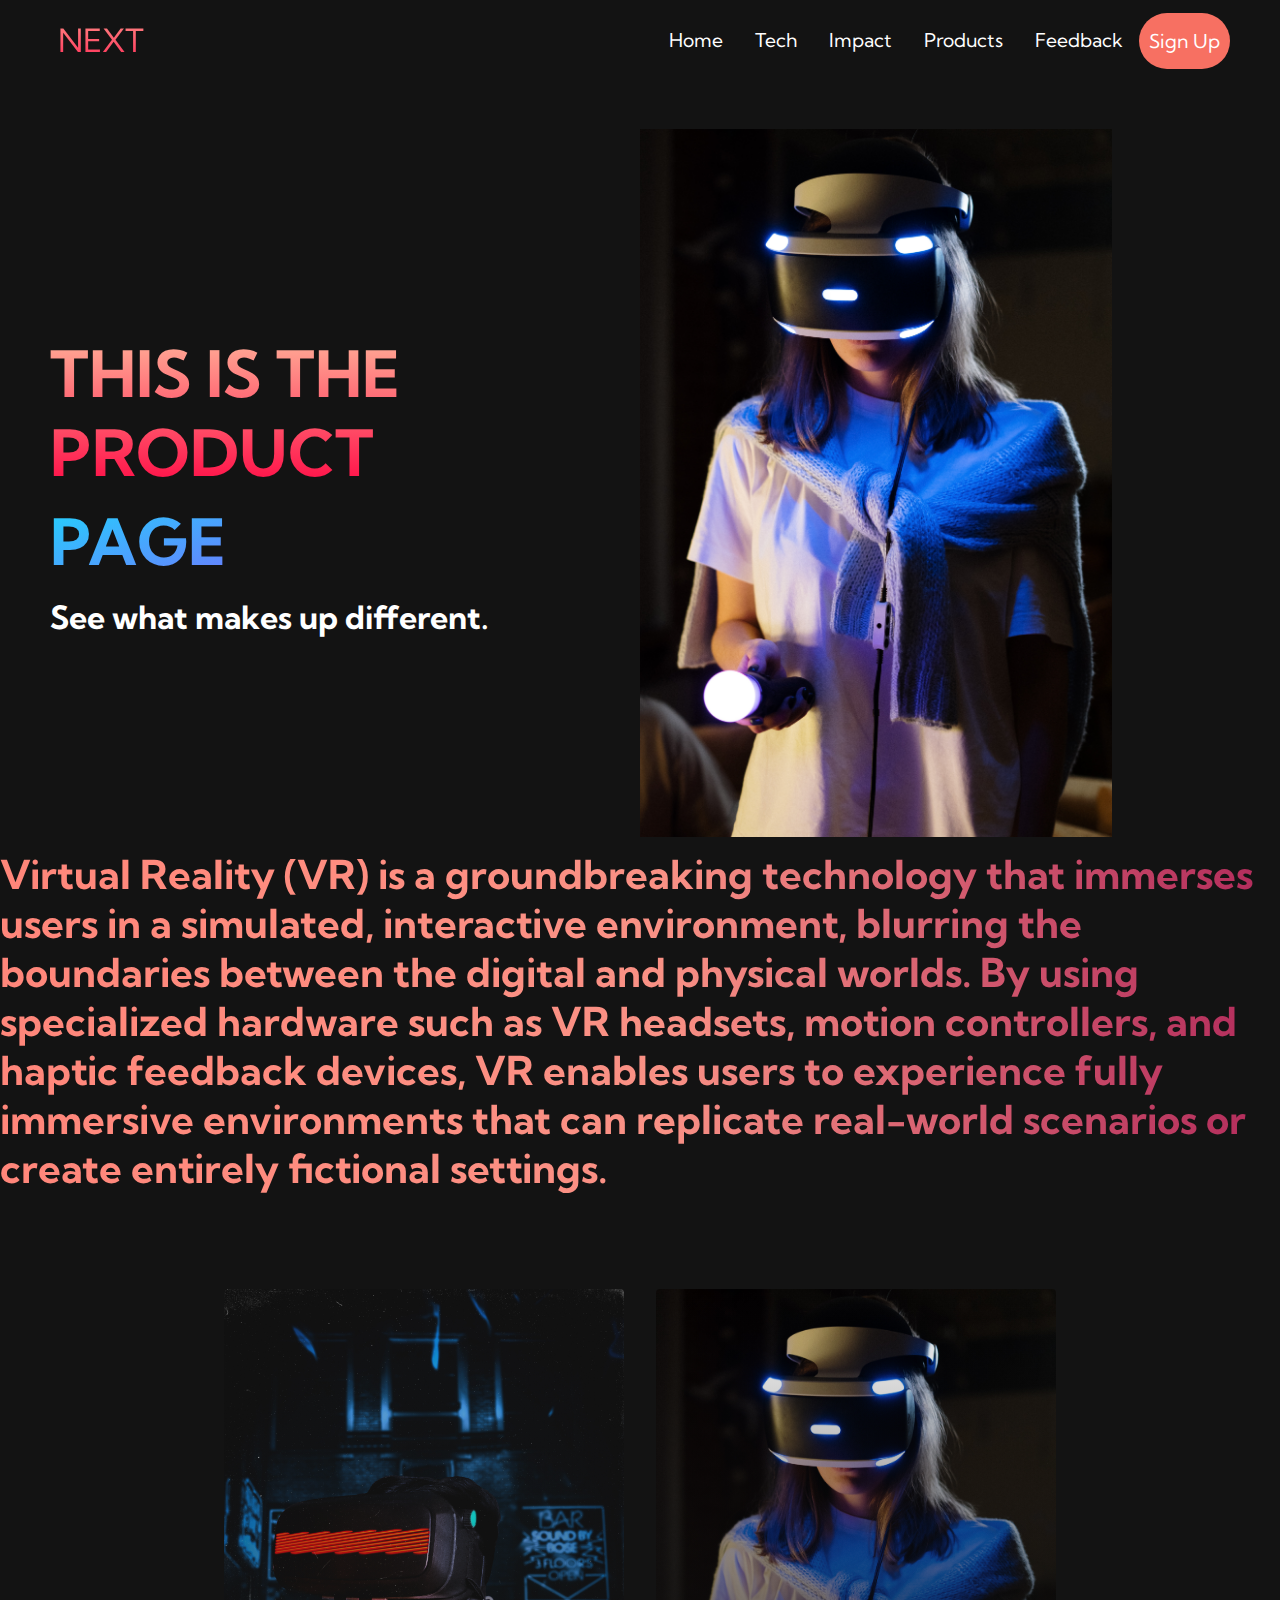
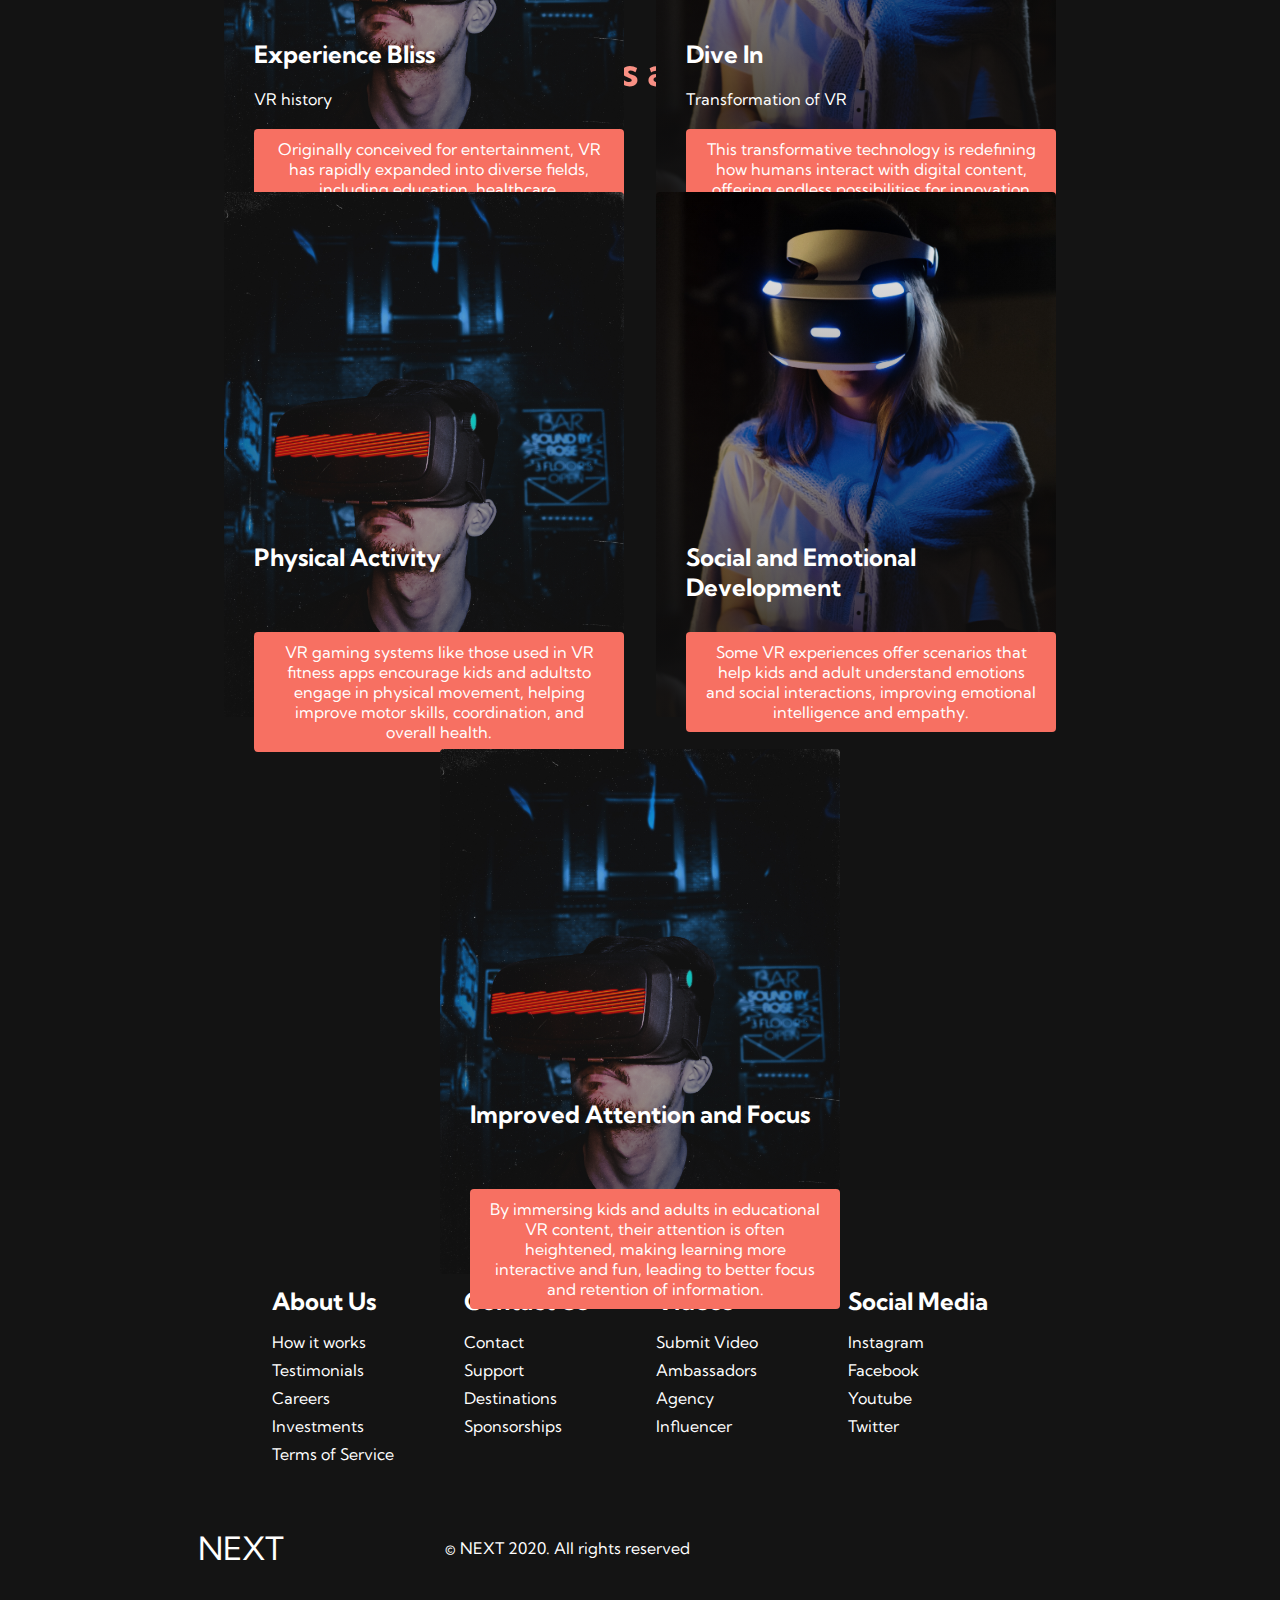
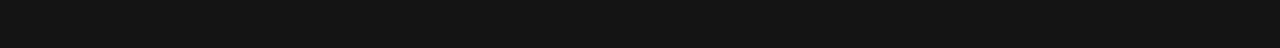
<file: product.html>
<!DOCTYPE html>
<html lang="en">
  <head>
    <meta charset="UTF-8" />
    <meta name="viewport" content="width=device-width, initial-scale=1.0" />
    <title>HTML CSS Website</title>
    <link rel="stylesheet" href="style.css" />
    <link
      rel="stylesheet"
      href="https://use.fontawesome.com/releases/v5.14.0/css/all.css"
      integrity="sha384-HzLeBuhoNPvSl5KYnjx0BT+WB0QEEqLprO+NBkkk5gbc67FTaL7XIGa2w1L0Xbgc"
      crossorigin="anonymous"
    />
    <link
      href="https://fonts.googleapis.com/css2?family=Kumbh+Sans:wght@400;700&display=swap"
      rel="stylesheet"
    />
  </head>
  <body>
    <nav class="navbar">
      <div class="navbar__container">
        <a href="/" id="navbar__logo"><i class="fas fa-gem"></i>NEXT</a>
        <div class="navbar__toggle" id="mobile-menu">
          <span class="bar"></span> <span class="bar"></span>
          <span class="bar"></span>
        </div>
        <ul class="navbar__menu">
          <li class="navbar__item">
            <a href="/" class="navbar__links">Home</a>
          </li>
          <li class="navbar__item">
            <a href="/tech.html" class="navbar__links">Tech</a>
          </li>
          <li class="navbar__item">
            <a href="/impact.html" class="navbar__links">Impact</a>
          </li>
          <li class="navbar__item">
            <a href="/product.html" class="navbar__links">Products</a>
          </li>
          <li class="navbar__item">
            <a href="/feedback.html" class="navbar__links">Feedback</a>
          </li>
          <li class="navbar__item">
            <p style="margin-top: 13px;"></p>
              <a href="https://docs.google.com/forms/d/e/1FAIpQLSdk3lccwHgz0uKLrcSlcs8XPlvsqVrinU7CZ7clZr5RsmsNvA/viewform?usp=dialog" class="button" target="_blank">Sign Up</a>
          </li>
        </li>
        </ul>
      </div>
    </nav>
    <div class="main">
      <div class="main__container">
        <div class="main__content">
          <h1>THIS IS THE PRODUCT </h1>
          <h2>PAGE</h2>
          <p>See what makes up different.</p>
          
        </div>
        <div class="main__img-container">
          <img id="main__img" src="images/pic4.jpg" />
        </div>
      </div>
      <div class="services">
        <h1 class="fade-in">Virtual Reality (VR) is a groundbreaking technology that immerses users in a simulated, interactive environment, blurring the boundaries between the digital and physical worlds. By using specialized hardware such as VR headsets, motion controllers, and haptic feedback devices, VR enables users to experience fully immersive environments that can replicate real-world scenarios or create entirely fictional settings.</h1>
        <div class="services__container">
            <div class="services__card fade-in">
                <h2>Experience Bliss</h2>
                <p>VR history</p>
                <button>Originally conceived for entertainment, VR has rapidly expanded into diverse fields, including education, healthcare, architecture, and even therapy. It allows individuals to train for high-stakes situations, explore distant places without leaving their homes, and interact with data and environments in a way that was previously unimaginable.</button>
            </div>
            <div class="services__card fade-in">
                <h2>Dive In</h2>
                <p>Transformation of VR</p>
                <button>This transformative technology is redefining how humans interact with digital content, offering endless possibilities for innovation and creativity. Whether it's revolutionizing gaming, enhancing learning experiences, or providing new avenues for art and storytelling, VR continues to push the boundaries of what is possible in the digital age.</button>
            </div>
        </div>
        </div>
        <p style="margin-top: 100px;"></p>

        
      <div class="services">
        <h1 class="fade-in">VR on kids and adults </h1>
        <div class="services__container">
            <div class="services__card fade-in">
                <h2>Physical Activity</h2>
                <button>VR gaming systems like those used in VR fitness apps encourage kids and adultsto engage in physical movement, helping improve motor skills, coordination, and overall health.
                </button>
            </div>
            <div class="services__card fade-in">
                <h2>Social and Emotional Development</h2>
                <button>Some VR experiences offer scenarios that help kids and adult understand emotions and social interactions, improving emotional intelligence and empathy.</button>
            </div>
            <div class="services__container">
              <div class="services__card fade-in">
                  <h2>Improved Attention and Focus</h2>
                  <button>By immersing kids and adults in educational VR content, their attention is often heightened, making learning more interactive and fun, leading to better focus and retention of information.</button>
              </div>

              <p style="margin-top: 700px;"></p>

              

              
        </div>
        </div>
    </div>
    

    <div class="footer__container">
        <div class="footer__links">
          <div class="footer__link--wrapper">
            <div class="footer__link--items">
              <h2>About Us</h2>
              <a href="/sign__up">How it works</a> <a href="/">Testimonials</a>
              <a href="/">Careers</a> <a href="/">Investments</a>
              <a href="/">Terms of Service</a>
            </div>
            <div class="footer__link--items">
              <h2>Contact Us</h2>
              <a href="/">Contact</a> <a href="/">Support</a>
              <a href="/">Destinations</a> <a href="/">Sponsorships</a>
            </div>
          </div>
          <div class="footer__link--wrapper">
            <div class="footer__link--items">
              <h2>Videos</h2>
              <a href="/">Submit Video</a> <a href="/">Ambassadors</a>
              <a href="/">Agency</a> <a href="/">Influencer</a>
            </div>
            <div class="footer__link--items">
              <h2>Social Media</h2>
              <a href="/">Instagram</a> <a href="/">Facebook</a>
              <a href="/">Youtube</a> <a href="/">Twitter</a>
            </div>
          </div>
        </div>
        <section class="social__media">
          <div class="social__media--wrap">
            <div class="footer__logo">
              <a href="/" id="footer__logo"><i class="fas fa-gem"></i>NEXT</a>
            </div>
            <p class="website__rights">© NEXT 2020. All rights reserved</p>
            <div class="social__icons">
              <a
                class="social__icon--link"
                href="https://www.facebook.com/Erwyn Pain"
                target="_blank"
                aria-label="Facebook"
              >
                <i class="fab fa-facebook"></i>
              </a>
              <a
                class="social__icon--link"
                href="https://www.instagram.com/erwyn_qoq"
                target="_blank"
                aria-label="Instagram"
              >
                <i class="fab fa-instagram"></i>
              </a>
              <a
                class="social__icon--link"
                href="/"
                target="_blank"
                aria-label="Youtube"
              >
                <i class="fab fa-youtube"></i>
              </a>
              <a
                class="social__icon--link"
                href="https://www.linkedin.com/ERWYN TAN FU SHEN MOE"
                target="_blank"
                aria-label="Twitter"
              >
                <i class="fab fa-twitter"></i>
              </a>
              <a
                class="social__icon--link"
                href="https://www.linkedin.com/ERWYN TAN FU SHEN MOE"
                target="_blank"
                aria-label="LinkedIn"
              >
                <i class="fab fa-linkedin"></i>
              </a>
            </div>
          </div>
        </section>
      </div>
      <script src="app.js"></script>
    </body>
  </html>
</file>
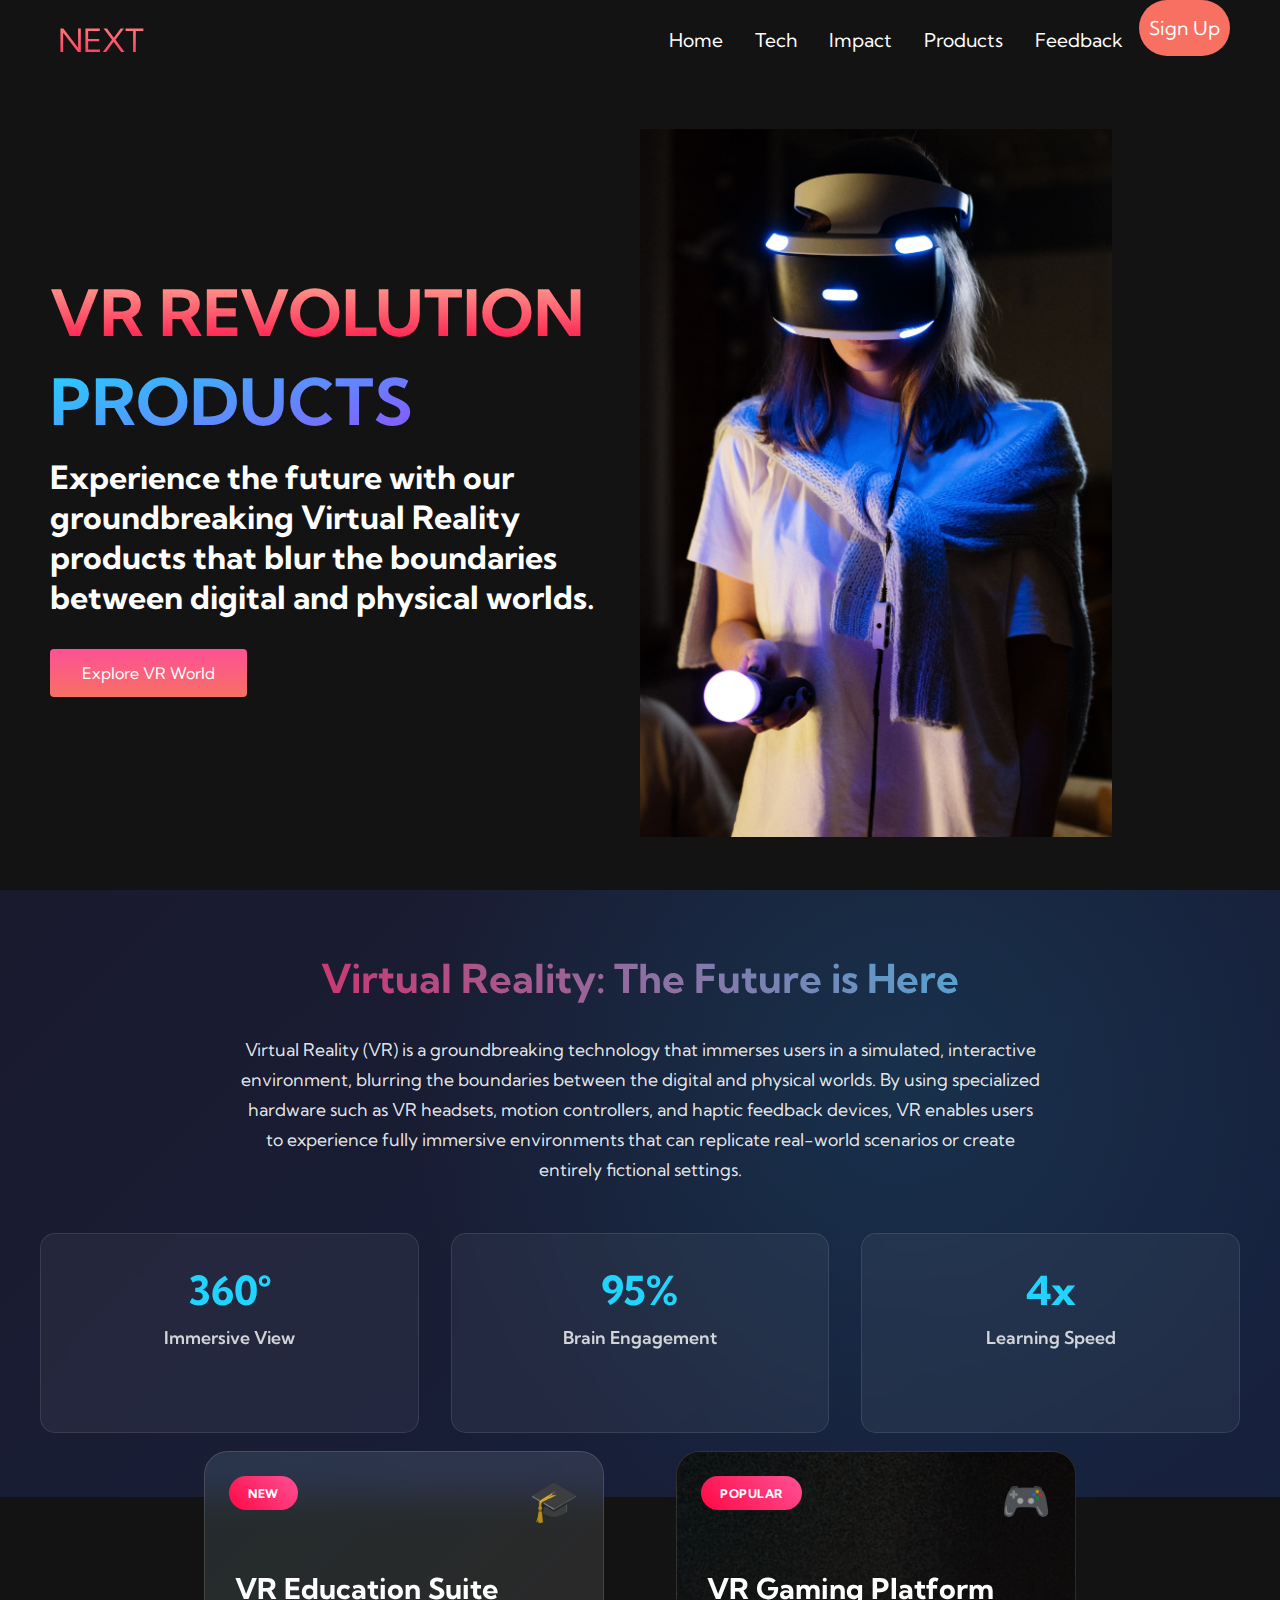
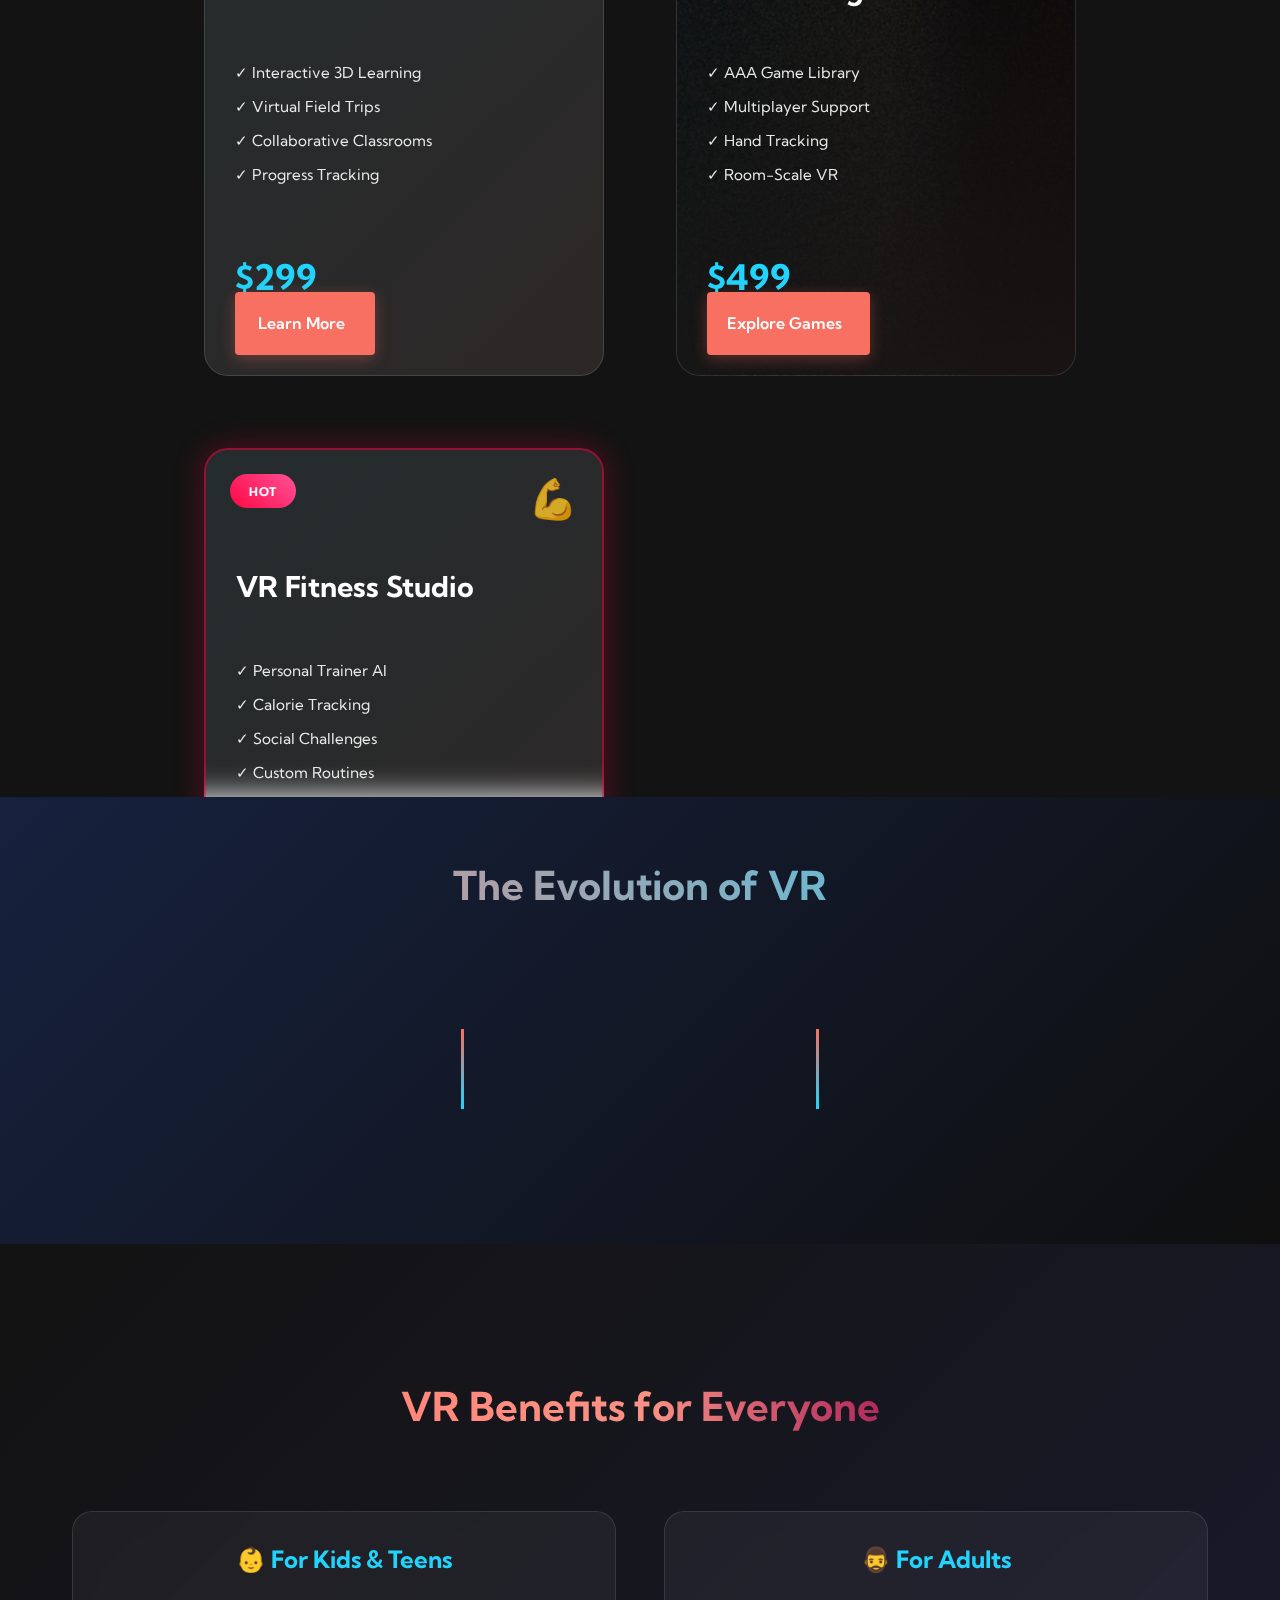
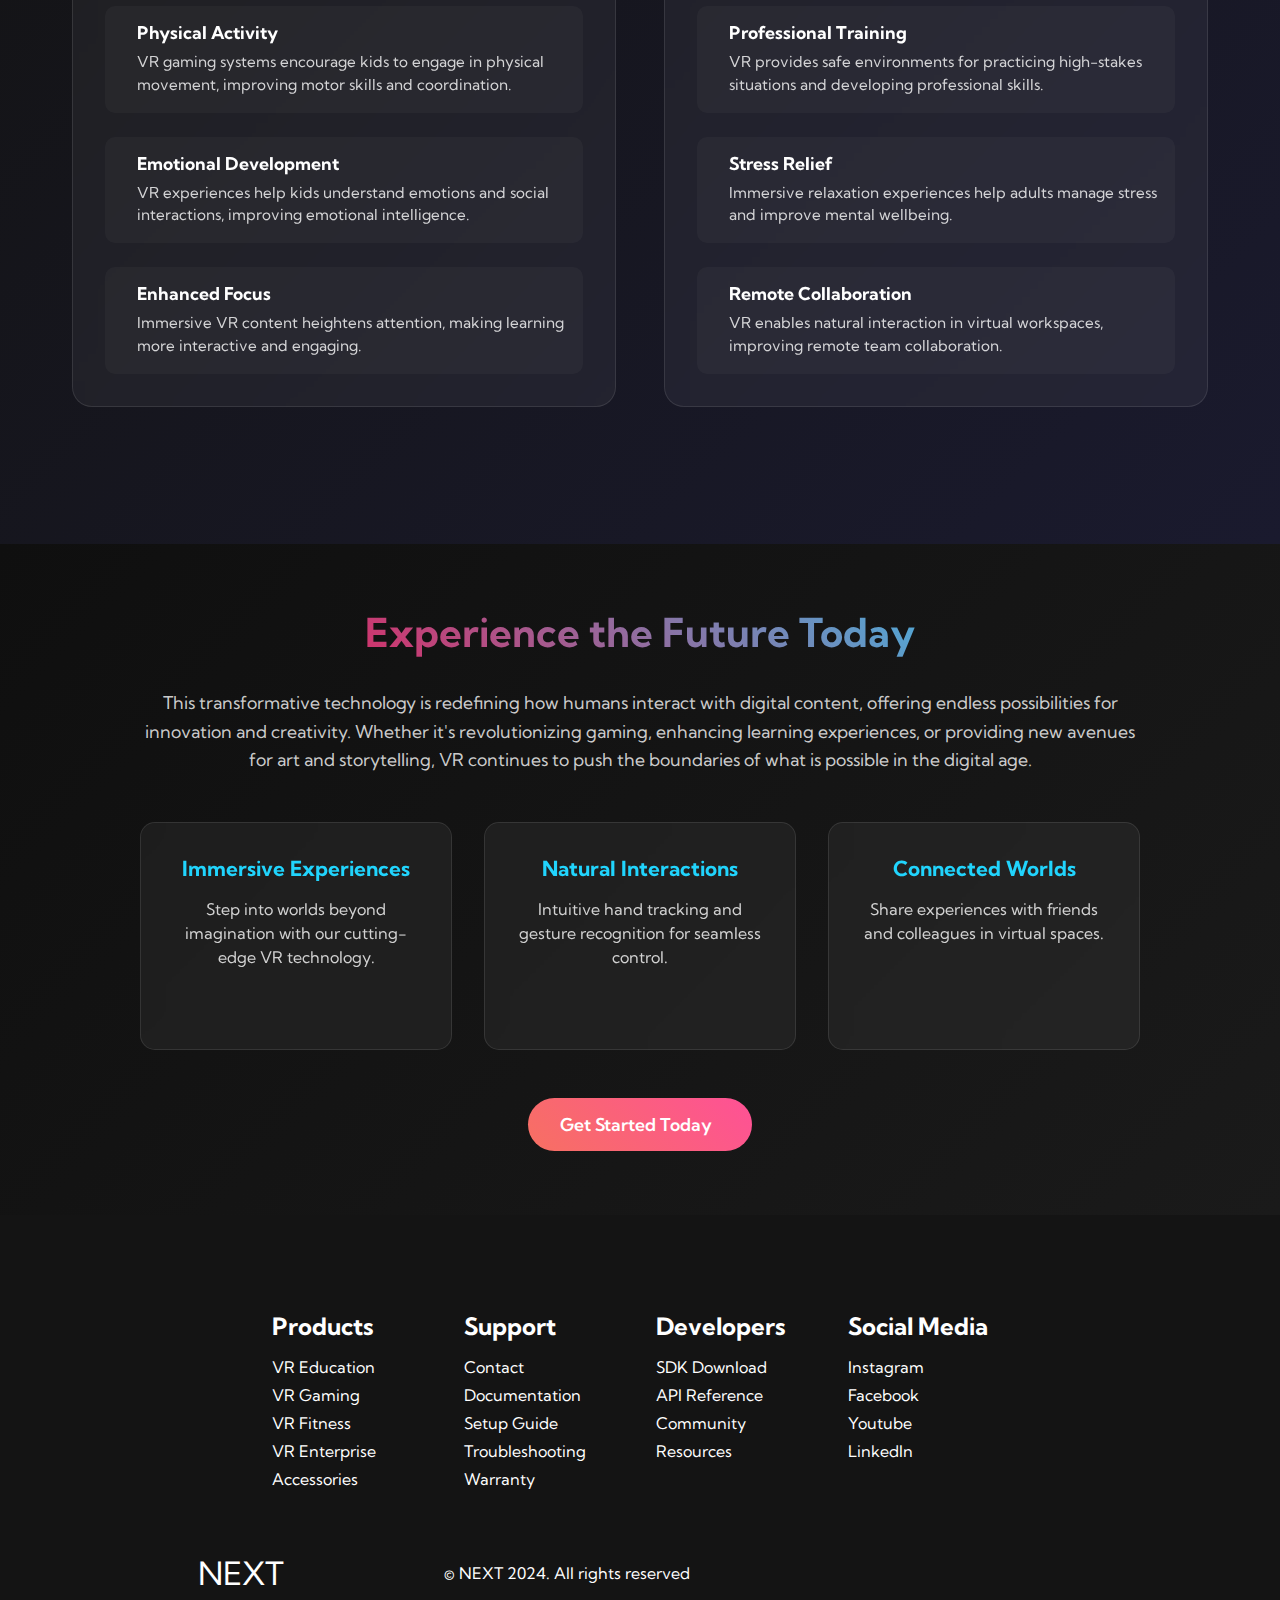
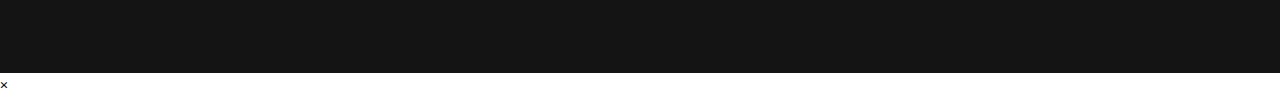
<file: Product.html>
<!DOCTYPE html>
<html lang="en">
<head>
    <meta charset="UTF-8" />
    <meta name="viewport" content="width=device-width, initial-scale=1.0" />
    <meta name="description" content="Discover NEXT's groundbreaking VR products. Experience immersive virtual reality technology that transforms education and entertainment." />
    <meta name="keywords" content="VR products, virtual reality, immersive technology, VR education, VR entertainment" />
    <title>NEXT - Revolutionary VR Products</title>
    
    <link rel="preload" href="https://fonts.googleapis.com/css2?family=Kumbh+Sans:wght@400;600;700;800&display=swap" as="style" onload="this.onload=null;this.rel='stylesheet'">
    <noscript><link rel="stylesheet" href="https://fonts.googleapis.com/css2?family=Kumbh+Sans:wght@400;600;700;800&display=swap"></noscript>
    
    <link rel="stylesheet" href="style.css" />
    <link rel="stylesheet" href="https://use.fontawesome.com/releases/v5.14.0/css/all.css" integrity="sha384-HzLeBuhoNPvSl5KYnjx0BT+WB0QEEqLprO+NBkkk5gbc67FTaL7XIGa2w1L0Xbgc" crossorigin="anonymous" />
    <link rel="icon" type="image/x-icon" href="/favicon.ico">
    
    <style>
        .vr-intro {
            background: linear-gradient(135deg, #1a1a2e 0%, #16213e 100%);
            padding: 4rem 2rem;
            position: relative;
            overflow: hidden;
        }

        .vr-intro::before {
            content: '';
            position: absolute;
            top: 0;
            left: 0;
            right: 0;
            bottom: 0;
            background: radial-gradient(circle at 70% 30%, rgba(33, 212, 253, 0.1) 0%, transparent 50%);
            pointer-events: none;
        }

        .intro-content {
            max-width: 1200px;
            margin: 0 auto;
            position: relative;
            z-index: 2;
        }

        .intro-text h2 {
            font-size: 2.5rem;
            background: linear-gradient(45deg, #ff0844, #21d4fd);
            -webkit-background-clip: text;
            -webkit-text-fill-color: transparent;
            margin-bottom: 2rem;
            text-align: center;
        }

        .intro-text p {
            font-size: 1.1rem;
            line-height: 1.7;
            color: rgba(255, 255, 255, 0.9);
            margin-bottom: 3rem;
            text-align: center;
            max-width: 800px;
            margin-left: auto;
            margin-right: auto;
        }

        .vr-stats {
            display: grid;
            grid-template-columns: repeat(auto-fit, minmax(200px, 1fr));
            gap: 2rem;
            margin-top: 3rem;
        }

        .stat-card {
            background: rgba(255, 255, 255, 0.05);
            padding: 2rem;
            border-radius: 15px;
            text-align: center;
            backdrop-filter: blur(10px);
            border: 1px solid rgba(255, 255, 255, 0.1);
            transition: all 0.3s ease;
        }

        .stat-card:hover {
            transform: translateY(-5px);
            background: rgba(255, 255, 255, 0.08);
            box-shadow: 0 10px 30px rgba(0, 0, 0, 0.3);
        }

        .stat-card i {
            font-size: 2.5rem;
            color: #f77062;
            margin-bottom: 1rem;
        }

        .stat-card h3 {
            font-size: 2.5rem;
            color: #21d4fd;
            margin-bottom: 0.5rem;
        }

        .stat-card p {
            color: rgba(255, 255, 255, 0.8);
            font-weight: 600;
        }

        .vr-evolution {
            background: linear-gradient(135deg, #16213e 0%, #0f0f0f 100%);
            padding: 4rem 2rem;
            position: relative;
        }

        .evolution-content h2 {
            text-align: center;
            font-size: 2.5rem;
            background: linear-gradient(45deg, #ff8177, #21d4fd);
            -webkit-background-clip: text;
            -webkit-text-fill-color: transparent;
            margin-bottom: 3rem;
        }

        .evolution-timeline {
            display: flex;
            justify-content: space-between;
            align-items: center;
            max-width: 1000px;
            margin: 0 auto;
            position: relative;
        }

        .evolution-item {
            text-align: center;
            flex: 1;
            opacity: 0;
            transform: translateY(30px);
            transition: all 0.6s ease;
        }

        .evolution-item.evolution-active {
            opacity: 1;
            transform: translateY(0);
        }

        .evolution-year {
            background: linear-gradient(45deg, #f77062, #fe5196);
            color: white;
            padding: 1rem 2rem;
            border-radius: 25px;
            font-weight: 700;
            margin-bottom: 2rem;
            display: inline-block;
        }

        .evolution-stage h3 {
            color: #21d4fd;
            margin-bottom: 1rem;
            font-size: 1.3rem;
        }

        .evolution-stage p {
            color: rgba(255, 255, 255, 0.8);
            line-height: 1.5;
        }

        .evolution-connector {
            width: 3px;
            height: 80px;
            background: linear-gradient(to bottom, #f77062, #21d4fd);
            margin: 0 2rem;
        }

        
        /* Product Categories Grid */
        .services__container {
            display: grid;
            grid-template-columns: repeat(auto-fit, minmax(380px, 1fr));
            gap: 2.5rem;
            max-width: 1200px;
            margin: 0 auto;
            padding: 2rem;
            align-items: stretch; 
        }
        
        /* Product Cards with Glassmorphism */
        .product-card {
            position: relative;
            min-height: 500px; 
            overflow: hidden;
            border-radius: 24px;
            background: rgba(255, 255, 255, 0.08);
            backdrop-filter: blur(15px);
            border: 1px solid rgba(255, 255, 255, 0.15);
            transition: all 0.4s cubic-bezier(0.4, 0, 0.2, 1);
            display: flex;
            flex-direction: column;
            justify-content: space-between;
            padding: 2rem;
        }

        .product-card:hover {
            transform: translateY(-10px) scale(1.02);
            background: rgba(255, 255, 255, 0.12);
            border-color: rgba(33, 212, 253, 0.4);
            box-shadow: 
                0 20px 40px rgba(0, 0, 0, 0.3),
                0 0 30px rgba(33, 212, 253, 0.2);
        }

        /* HOT card special glow effect */
        .product-card[data-product="fitness"] {
            border: 2px solid rgba(255, 0, 68, 0.5);
            box-shadow: 0 0 30px rgba(255, 0, 68, 0.3);
            animation: hotGlow 2s infinite alternate;
        }

        @keyframes hotGlow {
            0% { box-shadow: 0 0 30px rgba(255, 0, 68, 0.3); }
            100% { box-shadow: 0 0 50px rgba(255, 0, 68, 0.5); }
        }

        /* Product Overlay */
        .product-overlay {
            position: absolute;
            top: 0;
            left: 0;
            right: 0;
            bottom: 0;
            background: linear-gradient(135deg, rgba(33, 212, 253, 0.05), rgba(247, 112, 98, 0.05));
            opacity: 0.8;
            transition: all 0.3s ease;
            border-radius: 24px;
        }

        /* Improved Badge Positioning */
        .product-badge {
            position: absolute;
            top: 1.5rem;
            left: 1.5rem;
            background: linear-gradient(45deg, #ff0844, #fe5196);
            color: white;
            padding: 0.6rem 1.2rem;
            border-radius: 20px;
            font-size: 0.75rem;
            font-weight: 700;
            z-index: 4;
            animation: pulse 2s infinite;
            text-transform: uppercase;
            letter-spacing: 0.5px;
        }

        /* Icon Positioning */
        .product-icon {
            position: absolute;
            top: 1.5rem;
            right: 1.5rem;
            font-size: 2.5rem;
            z-index: 3;
            opacity: 0.8;
        }

        /* Fixed Title Positioning and Spacing */
        .product-card h2 {
            position: absolute;
            top: 120px;
            left: 30px;
            right: 30px;
            font-size: 1.8rem;
            z-index: 3;
            color: #fff;
            font-weight: 700;
            line-height: 1.2;
        }

        /* Subtitle */
        .product-subtitle {
            position: absolute;
            top: 170px;
            left: 30px;
            right: 30px;
            color: rgba(255, 255, 255, 0.7);
            z-index: 3;
            font-size: 1rem;
            font-weight: 400;
        }

        /* Features List */
        .product-features {
            position: absolute;
            top: 210px;
            left: 30px;
            right: 30px;
            z-index: 3;
        }

        .product-features ul {
            list-style: none;
            padding: 0;
            margin: 0;
        }

        .product-features li {
            color: rgba(255, 255, 255, 0.9);
            margin-bottom: 0.8rem;
            transition: all 0.3s ease;
            font-size: 0.95rem;
            line-height: 1.4;
        }

        .product-features li:hover {
            color: #21d4fd;
            transform: translateX(5px);
        }

        /* Price Section */
        .product-price {
            position: absolute;
            bottom: 80px;
            left: 30px;
            z-index: 3;
        }

        .price-tag {
            font-size: 2.2rem;
            font-weight: 700;
            color: #21d4fd;
            line-height: 1;
        }

        .price-period {
            font-size: 1rem;
            color: rgba(255, 255, 255, 0.7);
            margin-left: 0.5rem;
        }

        /* Pill-style Buttons */
        .product-btn {
            position: absolute;
            bottom: 20px;
            left: 30px;
            background: linear-gradient(45deg, #f77062, #fe5196);
            border: none;
            padding: 1rem 2rem;
            border-radius: 50px;
            color: white;
            font-weight: 600;
            font-size: 0.95rem;
            cursor: pointer;
            transition: all 0.3s ease;
            display: inline-flex;
            align-items: center;
            justify-content: center;
            gap: 0.5rem;
            z-index: 3;
            min-width: 140px;
            text-align: center;
            box-shadow: 0 4px 15px rgba(247, 112, 98, 0.3);
        }

        .product-btn:hover {
            background: linear-gradient(45deg, #4837ff, #b721ff);
            transform: translateY(-3px);
            box-shadow: 0 8px 25px rgba(72, 55, 255, 0.4);
        }

        .product-btn:active {
            transform: translateY(-1px);
        }

        /* VR BENEFITS SECTION  */
        .vr-benefits {
            background: linear-gradient(135deg, #131313 0%, #1a1a2e 100%);
        }

        .benefits-grid {
            display: grid;
            grid-template-columns: repeat(auto-fit, minmax(500px, 1fr));
            gap: 3rem;
            max-width: 1200px;
            margin: 0 auto;
            padding: 0 2rem;
        }

        .benefit-category {
            background: rgba(255, 255, 255, 0.05);
            padding: 2rem;
            border-radius: 20px;
            backdrop-filter: blur(10px);
            border: 1px solid rgba(255, 255, 255, 0.1);
        }

        .benefit-category h3 {
            font-size: 1.5rem;
            margin-bottom: 2rem;
            text-align: center;
            color: #21d4fd;
        }

        .benefit-list {
            display: flex;
            flex-direction: column;
            gap: 1.5rem;
        }

        .benefit-item {
            display: flex;
            align-items: flex-start;
            gap: 1rem;
            padding: 1rem;
            background: rgba(255, 255, 255, 0.03);
            border-radius: 10px;
            transition: all 0.3s ease;
        }

        .benefit-item:hover {
            background: rgba(255, 255, 255, 0.08);
            transform: translateX(10px);
        }

        .benefit-item i {
            font-size: 1.5rem;
            color: #f77062;
            margin-top: 0.5rem;
        }

        .benefit-item h4 {
            color: #fff;
            margin-bottom: 0.5rem;
            font-size: 1.1rem;
        }

        .benefit-item p {
            color: rgba(255, 255, 255, 0.8);
            line-height: 1.5;
            font-size: 0.95rem;
        }

        /* PRODUCT SHOWCASE SECTION FROM  */
        .product-showcase {
            background: linear-gradient(135deg, #0f0f0f 0%, #1a1a1a 100%);
            padding: 4rem 2rem;
            text-align: center;
        }

        .showcase-content {
            max-width: 1000px;
            margin: 0 auto;
        }

        .showcase-content h2 {
            font-size: 2.5rem;
            background: linear-gradient(45deg, #ff0844, #21d4fd);
            -webkit-background-clip: text;
            -webkit-text-fill-color: transparent;
            margin-bottom: 2rem;
        }

        .showcase-content p {
            font-size: 1.1rem;
            color: rgba(255, 255, 255, 0.8);
            line-height: 1.6;
            margin-bottom: 3rem;
        }

        .showcase-features {
            display: grid;
            grid-template-columns: repeat(auto-fit, minmax(300px, 1fr));
            gap: 2rem;
            margin-bottom: 3rem;
        }

        .feature-highlight {
            background: rgba(255, 255, 255, 0.05);
            padding: 2rem;
            border-radius: 15px;
            backdrop-filter: blur(10px);
            border: 1px solid rgba(255, 255, 255, 0.1);
            transition: all 0.3s ease;
        }

        .feature-highlight:hover {
            transform: translateY(-10px);
            background: rgba(255, 255, 255, 0.08);
            box-shadow: 0 15px 40px rgba(0, 0, 0, 0.3);
        }

        .feature-highlight i {
            font-size: 3rem;
            color: #f77062;
            margin-bottom: 1rem;
        }

        .feature-highlight h3 {
            color: #21d4fd;
            margin-bottom: 1rem;
            font-size: 1.3rem;
        }

        .feature-highlight p {
            color: rgba(255, 255, 255, 0.8);
            font-size: 1rem;
            line-height: 1.5;
        }

        .showcase-cta {
            background: linear-gradient(45deg, #f77062, #fe5196);
            border: none;
            padding: 1rem 2rem;
            border-radius: 30px;
            color: white;
            font-size: 1.1rem;
            font-weight: 600;
            cursor: pointer;
            transition: all 0.3s ease;
            display: inline-flex;
            align-items: center;
            gap: 0.5rem;
        }

        .showcase-cta:hover {
            background: linear-gradient(45deg, #4837ff, #b721ff);
            transform: translateY(-3px);
            box-shadow: 0 8px 25px rgba(72, 55, 255, 0.4);
        }

        /* MODAL STYLES  */
        .product-modal-content {
            max-width: 700px;
            width: 95%;
        }

        .product-modal-header {
            display: flex;
            justify-content: space-between;
            align-items: center;
            margin-bottom: 2rem;
            padding-bottom: 1rem;
            border-bottom: 1px solid rgba(255, 255, 255, 0.2);
        }

        .product-modal-header h2 {
            font-size: 1.8rem;
            color: #21d4fd;
        }

        .modal-price {
            display: flex;
            align-items: baseline;
            gap: 0.5rem;
        }

        .modal-price-tag {
            font-size: 2rem;
            font-weight: 700;
            color: #f77062;
        }

        .modal-price-period {
            color: rgba(255, 255, 255, 0.7);
        }

        .product-modal-body p {
            margin-bottom: 2rem;
            line-height: 1.6;
            color: rgba(255, 255, 255, 0.9);
        }

        .product-modal-body h3 {
            color: #21d4fd;
            margin-bottom: 1rem;
            margin-top: 1.5rem;
        }

        .modal-features {
            list-style: none;
            padding: 0;
            margin-bottom: 2rem;
        }

        .modal-features li {
            background: rgba(255, 255, 255, 0.05);
            padding: 0.8rem;
            margin-bottom: 0.5rem;
            border-radius: 5px;
            color: rgba(255, 255, 255, 0.9);
        }

        .modal-actions {
            display: flex;
            gap: 1rem;
            justify-content: center;
        }

        .modal-btn {
            padding: 0.8rem 1.5rem;
            border: none;
            border-radius: 25px;
            cursor: pointer;
            font-weight: 600;
            transition: all 0.3s ease;
        }

        .modal-btn.primary {
            background: linear-gradient(45deg, #f77062, #fe5196);
            color: white;
        }

        .modal-btn.primary:hover {
            background: linear-gradient(45deg, #4837ff, #b721ff);
        }

        .modal-btn.secondary {
            background: transparent;
            color: #21d4fd;
            border: 2px solid #21d4fd;
        }

        .modal-btn.secondary:hover {
            background: #21d4fd;
            color: #141414;
        }

        /* Responsive Design */
        @media (max-width: 768px) {
            .services__container {
                grid-template-columns: 1fr;
                gap: 2rem;
                padding: 1rem;
            }
            
            .product-card {
                min-height: 450px;
            }
            
            .product-card h2 {
                font-size: 1.5rem;
            }
            
            .product-btn {
                padding: 0.8rem 1.5rem;
                font-size: 0.9rem;
            }

            .evolution-timeline {
                flex-direction: column;
                gap: 2rem;
            }

            .evolution-connector {
                width: 80px;
                height: 3px;
                transform: rotate(90deg);
            }

            .benefits-grid {
                grid-template-columns: 1fr;
            }

            .showcase-features {
                grid-template-columns: 1fr;
            }

            .intro-text h2 {
                font-size: 2rem;
            }

            .modal-actions {
                flex-direction: column;
            }
        }

        @media (max-width: 480px) {
            .services__container {
                grid-template-columns: 1fr;
                padding: 0.5rem;
            }
        }
    </style>
</head>
<body>
    <!-- Loading animation -->
    <div id="loader" style="position: fixed; top: 0; left: 0; width: 100%; height: 100%; background: #141414; z-index: 9999; display: flex; justify-content: center; align-items: center;">
        <div style="width: 50px; height: 50px; border: 3px solid rgba(255, 255, 255, 0.1); border-top: 3px solid #f77062; border-radius: 50%; animation: spin 1s linear infinite;"></div>
    </div>

    <!-- Navigation -->
    <nav class="navbar">
        <div class="navbar__container">
            <a href="/" id="navbar__logo" aria-label="NEXT Home">
                <i class="fas fa-gem" aria-hidden="true"></i>NEXT
            </a>
            <div class="navbar__toggle" id="mobile-menu" aria-label="Toggle mobile menu">
                <span class="bar"></span>
                <span class="bar"></span>
                <span class="bar"></span>
            </div>
            <ul class="navbar__menu">
                <li class="navbar__item">
                    <a href="/" class="navbar__links">Home</a>
                </li>
                <li class="navbar__item">
                    <a href="/tech.html" class="navbar__links">Tech</a>
                </li>
                <li class="navbar__item">
                    <a href="/impact.html" class="navbar__links">Impact</a>
                </li>
                <li class="navbar__item">
                    <a href="/product.html" class="navbar__links" aria-current="page">Products</a>
                </li>
                <li class="navbar__item">
                    <a href="/feedback.html" class="navbar__links">Feedback</a>
                </li>
                <li class="navbar__item">
                    <a href="https://docs.google.com/forms/d/e/1FAIpQLSdk3lccwHgz0uKLrcSlcs8XPlvsqVrinU7CZ7clZr5RsmsNvA/viewform?usp=dialog" class="button" target="_blank" rel="noopener noreferrer">Sign Up</a>
                </li>
            </ul>
        </div>
    </nav>

    <!-- Hero Section -->
    <main class="main">
        <section class="main__container">
            <div class="main__content">
                <h1>VR REVOLUTION</h1>
                <h2>PRODUCTS</h2>
                <p>Experience the future with our groundbreaking Virtual Reality products that blur the boundaries between digital and physical worlds.</p>
                <button class="main__btn" onclick="smoothScroll('#vr-intro')">
                    <span>Explore VR World</span>
                </button>
            </div>
            <div class="main__img-container">
                <img id="main__img" src="images/pic4.jpg" alt="VR Product Innovation" loading="lazy" />
            </div>
        </section>
    </main>

    <!-- VR Introduction -->
    <section class="vr-intro" id="vr-intro">
        <div class="intro-content fade-in">
            <div class="intro-text">
                <h2>Virtual Reality: The Future is Here</h2>
                <p>Virtual Reality (VR) is a groundbreaking technology that immerses users in a simulated, interactive environment, blurring the boundaries between the digital and physical worlds. By using specialized hardware such as VR headsets, motion controllers, and haptic feedback devices, VR enables users to experience fully immersive environments that can replicate real-world scenarios or create entirely fictional settings.</p>
                
                <div class="vr-stats">
                    <div class="stat-card fade-in">
                        <i class="fas fa-eye"></i>
                        <h3>360°</h3>
                        <p>Immersive View</p>
                    </div>
                    <div class="stat-card fade-in">
                        <i class="fas fa-brain"></i>
                        <h3>95%</h3>
                        <p>Brain Engagement</p>
                    </div>
                    <div class="stat-card fade-in">
                        <i class="fas fa-clock"></i>
                        <h3>4x</h3>
                        <p>Learning Speed</p>
                    </div>
                </div>
            </div>
        </div>
    </section>

    <!-- Product Categories Section -->
    <section class="services product-categories">
        <div class="section-header fade-in">
            <h1>Our VR Product Line</h1>
        </div>
        
        <div class="services__container">
            <article class="services__card product-card fade-in" data-product="education">
                <div class="product-overlay"></div>
                <div class="product-badge">NEW</div>
                <div class="product-icon">🎓</div>
                <h2>VR Education Suite</h2>
                <div class="product-features">
                    <ul>
                        <li>✓ Interactive 3D Learning</li>
                        <li>✓ Virtual Field Trips</li>
                        <li>✓ Collaborative Classrooms</li>
                        <li>✓ Progress Tracking</li>
                    </ul>
                </div>
                <div class="product-price">
                    <span class="price-tag">$299</span>
                </div>
                <button class="product-btn" onclick="showProductDetails('education')">
                    <span>Learn More</span>
                    <i class="fas fa-arrow-right"></i>
                </button>
            </article>
            
            <article class="services__card product-card fade-in" data-product="entertainment">
                <div class="product-overlay"></div>
                <div class="product-badge">POPULAR</div>
                <div class="product-icon">🎮</div>
                <h2>VR Gaming Platform</h2>
                <div class="product-features">
                    <ul>
                        <li>✓ AAA Game Library</li>
                        <li>✓ Multiplayer Support</li>
                        <li>✓ Hand Tracking</li>
                        <li>✓ Room-Scale VR</li>
                    </ul>
                </div>
                <div class="product-price">
                    <span class="price-tag">$499</span>
                </div>
                <button class="product-btn" onclick="showProductDetails('entertainment')">
                    <span>Explore Games</span>
                    <i class="fas fa-arrow-right"></i>
                </button>
            </article>
            
            <article class="services__card product-card fade-in" data-product="fitness">
                <div class="product-overlay"></div>
                <div class="product-badge">HOT</div>
                <div class="product-icon">💪</div>
                <h2>VR Fitness Studio</h2>
                <div class="product-features">
                    <ul>
                        <li>✓ Personal Trainer AI</li>
                        <li>✓ Calorie Tracking</li>
                        <li>✓ Social Challenges</li>
                        <li>✓ Custom Routines</li>
                    </ul>
                </div>
                <div class="product-price">
                    <span class="price-tag">$199</span>
                </div>
                <button class="product-btn" onclick="showProductDetails('fitness')">
                    <span>Get Fit</span>
                    <i class="fas fa-arrow-right"></i>
                </button>
            </article>
        </div>
    </section>

    <!-- VR Evolution Timeline -->
    <section class="vr-evolution fade-in">
        <div class="evolution-content">
            <h2>The Evolution of VR</h2>
            <div class="evolution-timeline">
                <div class="evolution-item fade-in">
                    <div class="evolution-year">Past</div>
                    <div class="evolution-stage">
                        <h3>Gaming Origins</h3>
                        <p>Originally conceived for entertainment, VR started with simple gaming experiences and basic simulations.</p>
                    </div>
                </div>
                <div class="evolution-connector"></div>
                <div class="evolution-item fade-in">
                    <div class="evolution-year">Present</div>
                    <div class="evolution-stage">
                        <h3>Multi-Industry Expansion</h3>
                        <p>VR has rapidly expanded into diverse fields, including education, healthcare, architecture, and therapy.</p>
                    </div>
                </div>
                <div class="evolution-connector"></div>
                <div class="evolution-item fade-in">
                    <div class="evolution-year">Future</div>
                    <div class="evolution-stage">
                        <h3>Seamless Integration</h3>
                        <p>VR will become seamlessly integrated into daily life, transforming how we work, learn, and interact.</p>
                    </div>
                </div>
            </div>
        </div>
    </section>

    <!-- VR Benefits Section -->
    <section class="services vr-benefits">
        <div class="section-header fade-in">
            <h1>VR Benefits for Everyone</h1>
        </div>
        
        <div class="benefits-grid">
            <div class="benefit-category kids-benefits fade-in">
                <h3>👶 For Kids & Teens</h3>
                <div class="benefit-list">
                    <div class="benefit-item">
                        <i class="fas fa-running"></i>
                        <div>
                            <h4>Physical Activity</h4>
                            <p>VR gaming systems encourage kids to engage in physical movement, improving motor skills and coordination.</p>
                        </div>
                    </div>
                    <div class="benefit-item">
                        <i class="fas fa-heart"></i>
                        <div>
                            <h4>Emotional Development</h4>
                            <p>VR experiences help kids understand emotions and social interactions, improving emotional intelligence.</p>
                        </div>
                    </div>
                    <div class="benefit-item">
                        <i class="fas fa-focus"></i>
                        <div>
                            <h4>Enhanced Focus</h4>
                            <p>Immersive VR content heightens attention, making learning more interactive and engaging.</p>
                        </div>
                    </div>
                </div>
            </div>
            
            <div class="benefit-category adult-benefits fade-in">
                <h3>🧔‍♂️ For Adults</h3>
                <div class="benefit-list">
                    <div class="benefit-item">
                        <i class="fas fa-briefcase"></i>
                        <div>
                            <h4>Professional Training</h4>
                            <p>VR provides safe environments for practicing high-stakes situations and developing professional skills.</p>
                        </div>
                    </div>
                    <div class="benefit-item">
                        <i class="fas fa-medkit"></i>
                        <div>
                            <h4>Stress Relief</h4>
                            <p>Immersive relaxation experiences help adults manage stress and improve mental wellbeing.</p>
                        </div>
                    </div>
                    <div class="benefit-item">
                        <i class="fas fa-users"></i>
                        <div>
                            <h4>Remote Collaboration</h4>
                            <p>VR enables natural interaction in virtual workspaces, improving remote team collaboration.</p>
                        </div>
                    </div>
                </div>
            </div>
        </div>
    </section>

    <!-- Product Showcase -->
    <section class="product-showcase fade-in">
        <div class="showcase-content">
            <h2>Experience the Future Today</h2>
            <p>This transformative technology is redefining how humans interact with digital content, offering endless possibilities for innovation and creativity. Whether it's revolutionizing gaming, enhancing learning experiences, or providing new avenues for art and storytelling, VR continues to push the boundaries of what is possible in the digital age.</p>
            
            <div class="showcase-features">
                <div class="feature-highlight fade-in">
                    <i class="fas fa-vr-cardboard"></i>
                    <h3>Immersive Experiences</h3>
                    <p>Step into worlds beyond imagination with our cutting-edge VR technology.</p>
                </div>
                <div class="feature-highlight fade-in">
                    <i class="fas fa-hand-paper"></i>
                    <h3>Natural Interactions</h3>
                    <p>Intuitive hand tracking and gesture recognition for seamless control.</p>
                </div>
                <div class="feature-highlight fade-in">
                    <i class="fas fa-network-wired"></i>
                    <h3>Connected Worlds</h3>
                    <p>Share experiences with friends and colleagues in virtual spaces.</p>
                </div>
            </div>
            
            <button class="showcase-cta" onclick="showContactForm()">
                <span>Get Started Today</span>
                <i class="fas fa-rocket"></i>
            </button>
        </div>
    </section>

    <!-- Footer -->
    <footer class="footer__container">
        <div class="footer__links">
            <div class="footer__link--wrapper">
                <div class="footer__link--items">
                    <h2>Products</h2>
                    <a href="#education">VR Education</a>
                    <a href="#gaming">VR Gaming</a>
                    <a href="#fitness">VR Fitness</a>
                    <a href="#enterprise">VR Enterprise</a>
                    <a href="#accessories">Accessories</a>
                </div>
                <div class="footer__link--items">
                    <h2>Support</h2>
                    <a href="/feedback.html">Contact</a>
                    <a href="/">Documentation</a>
                    <a href="/">Setup Guide</a>
                    <a href="/">Troubleshooting</a>
                    <a href="/">Warranty</a>
                </div>
            </div>
            <div class="footer__link--wrapper">
                <div class="footer__link--items">
                    <h2>Developers</h2>
                    <a href="/">SDK Download</a>
                    <a href="/">API Reference</a>
                    <a href="/">Community</a>
                    <a href="/">Resources</a>
                </div>
                <div class="footer__link--items">
                    <h2>Social Media</h2>
                    <a href="https://www.instagram.com/erwyn_qoq" target="_blank" rel="noopener noreferrer">Instagram</a>
                    <a href="https://www.facebook.com/Erwyn Pain" target="_blank" rel="noopener noreferrer">Facebook</a>
                    <a href="/" target="_blank" rel="noopener noreferrer">Youtube</a>
                    <a href="https://www.linkedin.com/ERWYN TAN FU SHEN MOE" target="_blank" rel="noopener noreferrer">LinkedIn</a>
                </div>
            </div>
        </div>
        
        <section class="social__media">
            <div class="social__media--wrap">
                <div class="footer__logo">
                    <a href="/" id="footer__logo" aria-label="NEXT Home">
                        <i class="fas fa-gem" aria-hidden="true"></i>NEXT
                    </a>
                </div>
                <p class="website__rights">© NEXT 2024. All rights reserved</p>
                <div class="social__icons">
                    <a class="social__icon--link" href="https://www.facebook.com/Erwyn Pain" target="_blank" rel="noopener noreferrer" aria-label="Facebook">
                        <i class="fab fa-facebook" aria-hidden="true"></i>
                    </a>
                    <a class="social__icon--link" href="https://www.instagram.com/erwyn_qoq" target="_blank" rel="noopener noreferrer" aria-label="Instagram">
                        <i class="fab fa-instagram" aria-hidden="true"></i>
                    </a>
                    <a class="social__icon--link" href="/" target="_blank" rel="noopener noreferrer" aria-label="Youtube">
                        <i class="fab fa-youtube" aria-hidden="true"></i>
                    </a>
                    <a class="social__icon--link" href="https://www.linkedin.com/ERWYN TAN FU SHEN MOE" target="_blank" rel="noopener noreferrer" aria-label="LinkedIn">
                        <i class="fab fa-linkedin" aria-hidden="true"></i>
                    </a>
                </div>
            </div>
        </section>
    </footer>

    <!-- Product Details Modal -->
    <div id="product-modal" class="modal">
        <div class="modal-content product-modal-content">
            <span class="modal-close">&times;</span>
            <div id="product-modal-body"></div>
        </div>
    </div>

    <!-- JavaScript -->
    <script src="app.js"></script>
    <script>
        // Page-specific enhancements
        document.addEventListener('DOMContentLoaded', function() {
            // Remove loader
            const loader = document.getElementById('loader');
            setTimeout(() => {
                loader.style.opacity = '0';
                setTimeout(() => {
                    loader.style.display = 'none';
                }, 300);
            }, 800);

            // Animate VR stats
            animateVRStats();
            
            setupProductInteractions();
            
            setupEvolutionAnimation();
        });

        // Animate VR statistics
        function animateVRStats() {
            const observerOptions = {
                threshold: 0.5,
                rootMargin: '0px'
            };

            const statsObserver = new IntersectionObserver(function(entries) {
                entries.forEach(entry => {
                    if (entry.isIntersecting) {
                        const statNumber = entry.target.querySelector('h3');
                        const finalText = statNumber.textContent;
                        animateNumber(statNumber, finalText);
                        statsObserver.unobserve(entry.target);
                    }
                });
            }, observerOptions);

            document.querySelectorAll('.stat-card').forEach(stat => {
                statsObserver.observe(stat);
            });
        }

        // product card interactions
        function setupProductInteractions() {
            const productCards = document.querySelectorAll('.product-card');
            
            productCards.forEach(card => {
                card.addEventListener('mouseenter', function() {
                    this.style.transform = 'translateY(-15px) scale(1.03)';
                    const overlay = this.querySelector('.product-overlay');
                    if (overlay) overlay.style.opacity = '0.9';
                    
                    // Animate features list
                    const features = this.querySelectorAll('.product-features li');
                    features.forEach((feature, index) => {
                        setTimeout(() => {
                            feature.style.transform = 'translateX(10px)';
                            feature.style.color = '#21d4fd';
                        }, index * 100);
                    });
                });

                card.addEventListener('mouseleave', function() {
                    this.style.transform = 'translateY(0) scale(1)';
                    const overlay = this.querySelector('.product-overlay');
                    if (overlay) overlay.style.opacity = '0.7';
                    
                    // Reset features list
                    const features = this.querySelectorAll('.product-features li');
                    features.forEach(feature => {
                        feature.style.transform = 'translateX(0)';
                        feature.style.color = 'rgba(255, 255, 255, 0.9)';
                    });
                });
            });
        }

        // Evolution timeline animation
        function setupEvolutionAnimation() {
            const evolutionObserver = new IntersectionObserver(function(entries) {
                entries.forEach((entry, index) => {
                    if (entry.isIntersecting) {
                        setTimeout(() => {
                            entry.target.classList.add('evolution-active');
                        }, index * 300);
                        evolutionObserver.unobserve(entry.target);
                    }
                });
            }, { threshold: 0.3 });

            document.querySelectorAll('.evolution-item').forEach(item => {
                evolutionObserver.observe(item);
            });
        }

        // Show product details modal
        function showProductDetails(productType) {
            const modal = document.getElementById('product-modal');
            const modalBody = document.getElementById('product-modal-body');
            
            const productData = {
                'education': {
                    title: 'VR Education Suite',
                    image: '/images/vr-education.jpg',
                    description: 'Revolutionary learning experiences that transport students to any time, place, or concept.',
                    features: [
                        'Interactive 3D molecular structures',
                        'Historical site reconstructions',
                        'Collaborative virtual labs',
                        'Real-time progress analytics',
                        'Curriculum integration tools'
                    ],
                    price: '$299',
                    period: '/license'
                },
                'entertainment': {
                    title: 'VR Gaming Platform',
                    image: '/images/vr-gaming.jpg',
                    description: 'Next-generation gaming with unprecedented immersion and social features.',
                    features: [
                        '100+ AAA VR games',
                        'Cross-platform multiplayer',
                        'Advanced haptic feedback',
                        'Cloud save synchronization',
                        'Streaming capabilities'
                    ],
                    price: '$499',
                    period: '/headset'
                },
                'fitness': {
                    title: 'VR Fitness Studio',
                    image: '/images/vr-fitness.jpg',
                    description: 'Transform your workout routine with gamified fitness experiences.',
                    features: [
                        'AI personal trainer',
                        'Heart rate monitoring',
                        'Social fitness challenges',
                        'Custom workout plans',
                        'Progress tracking'
                    ],
                    price: '$199',
                    period: '/month'
                }
            };

            const data = productData[productType];
            if (!data) return;

            modalBody.innerHTML = `
                <div class="product-modal-header">
                    <h2>${data.title}</h2>
                    <div class="modal-price">
                        <span class="modal-price-tag">${data.price}</span>
                        <span class="modal-price-period">${data.period}</span>
                    </div>
                </div>
                <div class="product-modal-body">
                    <p>${data.description}</p>
                    <h3>Key Features:</h3>
                    <ul class="modal-features">
                        ${data.features.map(feature => `<li>${feature}</li>`).join('')}
                    </ul>
                    <div class="modal-actions">
                        <button class="modal-btn primary" onclick="startTrial('${productType}')">Start Free Trial</button>
                        <button class="modal-btn secondary" onclick="requestDemo('${productType}')">Request Demo</button>
                    </div>
                </div>
            `;
            
            modal.style.display = 'block';
        }

        // Trial and demo functions
        function startTrial(productType) {
            showNotification(`Starting free trial for ${productType} product!`, 'success');
            document.getElementById('product-modal').style.display = 'none';
        }

        function requestDemo(productType) {
            showNotification(`Demo request sent for ${productType} product!`, 'info');
            document.getElementById('product-modal').style.display = 'none';
        }

        function showContactForm() {
            window.location.href = '/feedback.html';
        }

        // Modal functionality
        document.addEventListener('click', function(e) {
            const modal = document.getElementById('product-modal');
            if (e.target.classList.contains('modal-close') || e.target === modal) {
                modal.style.display = 'none';
            }
        });

        // Animate numbers with special handling 
        function animateNumber(element, finalText) {
            if (finalText.includes('°')) {
                // Handle degrees
                const finalNumber = parseInt(finalText);
                animateCounter(element, 0, finalNumber, '°', 50);
            } else if (finalText.includes('%')) {
                // Handle percentages
                const finalNumber = parseInt(finalText);
                animateCounter(element, 0, finalNumber, '%', 60);
            } else if (finalText.includes('x')) {
                // Handle multipliers
                const finalNumber = parseInt(finalText);
                animateCounter(element, 0, finalNumber, 'x', 40);
            }
        }

        function animateCounter(element, start, end, suffix, steps) {
            const increment = (end - start) / steps;
            let current = start;
            
            const timer = setInterval(() => {
                current += increment;
                if (current >= end) {
                    element.textContent = end + suffix;
                    clearInterval(timer);
                } else {
                    element.textContent = Math.floor(current) + suffix;
                }
            }, 30);
        }

        function showNotification(message, type) {
            // Simple notification system
            const notification = document.createElement('div');
            notification.style.cssText = `
                position: fixed;
                top: 20px;
                right: 20px;
                background: ${type === 'success' ? '#4CAF50' : '#2196F3'};
                color: white;
                padding: 1rem 1.5rem;
                border-radius: 8px;
                z-index: 10000;
                animation: slideIn 0.3s ease;
            `;
            notification.textContent = message;
            document.body.appendChild(notification);
            
            setTimeout(() => {
                notification.remove();
            }, 3000);
        }
    </script>

</body>
</html>
</file>
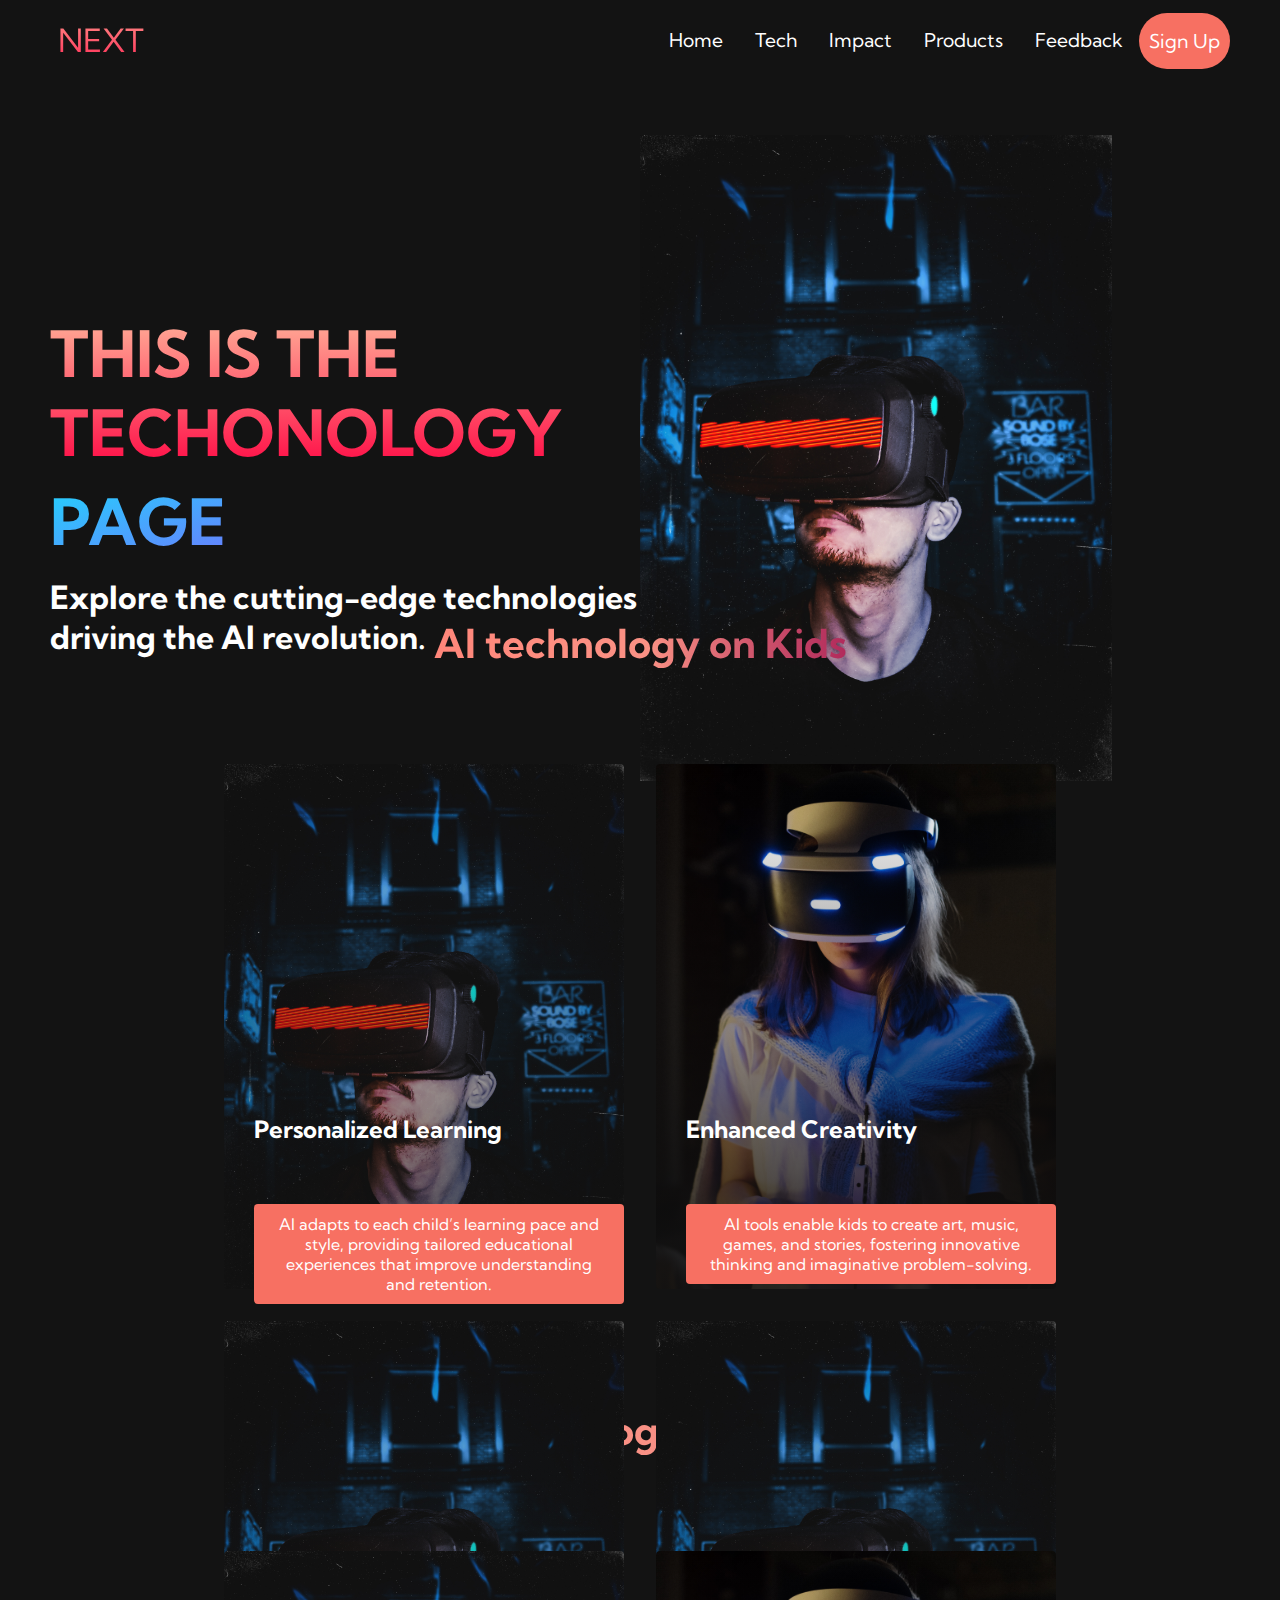
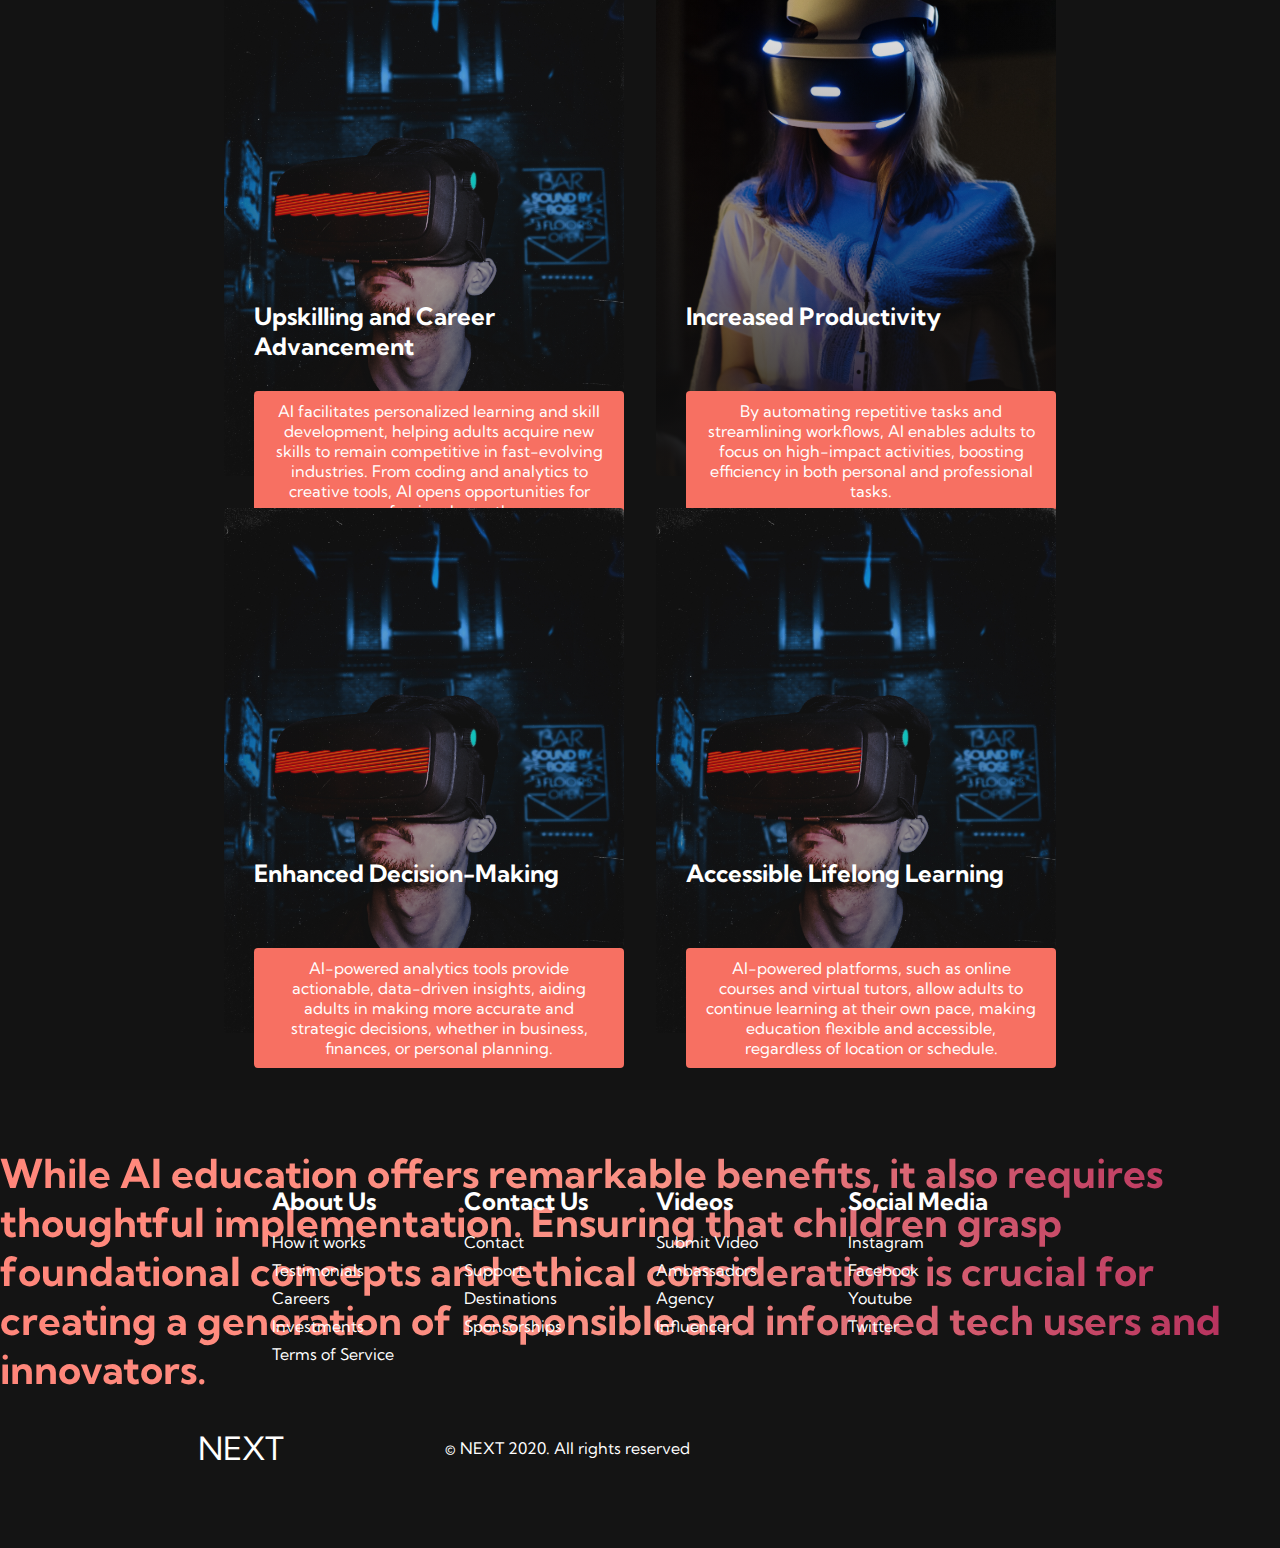
<file: tech.html>
<!DOCTYPE html>
<html lang="en">
  <head>
    <meta charset="UTF-8" />
    <meta name="viewport" content="width=device-width, initial-scale=1.0" />
    <title>HTML CSS Website</title>
    <link rel="stylesheet" href="style.css" />
    <link
      rel="stylesheet"
      href="https://use.fontawesome.com/releases/v5.14.0/css/all.css"
      integrity="sha384-HzLeBuhoNPvSl5KYnjx0BT+WB0QEEqLprO+NBkkk5gbc67FTaL7XIGa2w1L0Xbgc"
      crossorigin="anonymous"
    />
    <link
      href="https://fonts.googleapis.com/css2?family=Kumbh+Sans:wght@400;700&display=swap"
      rel="stylesheet"
    />
  </head>
  <body>
    <nav class="navbar">
      <div class="navbar__container">
        <a href="/" id="navbar__logo"><i class="fas fa-gem"></i>NEXT</a>
        <div class="navbar__toggle" id="mobile-menu">
          <span class="bar"></span> <span class="bar"></span>
          <span class="bar"></span>
        </div>
        <ul class="navbar__menu">
          <li class="navbar__item">
            <a href="/" class="navbar__links">Home</a>
          </li>
          <li class="navbar__item">
            <a href="/tech.html" class="navbar__links">Tech</a>
          </li>
          <li class="navbar__item">
            <a href="/impact.html" class="navbar__links">Impact</a>
          </li>
          <li class="navbar__item">
            <a href="/product.html" class="navbar__links">Products</a>
          </li>
          <li class="navbar__item">
            <a href="/feedback.html" class="navbar__links">Feedback</a>
          </li>
          <li class="navbar__item">
            <p style="margin-top: 13px;"></p>
              <a href="https://docs.google.com/forms/d/e/1FAIpQLSdk3lccwHgz0uKLrcSlcs8XPlvsqVrinU7CZ7clZr5RsmsNvA/viewform?usp=dialog" class="button" target="_blank">Sign Up</a>
              
          </li>
        </li>
        </ul>
      </div>
    </nav>
    <div class="main">
      <div class="main__container">
        <div class="main__content">
          <h1>THIS IS THE TECHONOLOGY </h1>
          <h2>PAGE</h2>
          <p>Explore the cutting-edge technologies driving the AI revolution.</p>
          
        </div>
        <div class="main__img-container">
          <img id="main__img" src="images/pic3.jpg" />
          <p style="margin-top: 50px;"></p>
        </div>
      </div>
      <div class="services">
        <p style="margin-top: 600px;"></p>
        <h1 class="fade-in">AI technology on Kids</h1>
        <div class="services__container">
            <div class="services__card fade-in">
                <h2>Personalized Learning</h2>
                
                <button>AI adapts to each child’s learning pace and style, providing tailored educational experiences that improve understanding and retention.</button>
            </div>
            <div class="services__card fade-in">
                <h2>Enhanced Creativity</h2>
                
                <button>AI tools enable kids to create art, music, games, and stories, fostering innovative thinking and imaginative problem-solving.
                </button>
            </div>
            <div class="services__card fade-in">
              <h2>Skill Development for the Future</h2>
           
              <button>Exposure to AI helps kids develop critical skills like coding, logical reasoning, and data analysis, preparing them for AI-driven industries.</button>
          </div>
            <div class="services__card fade-in">
              <h2>Inclusive Education</h2>
              
              <button>AI-powered accessibility tools, such as text-to-speech, speech recognition, and real-time translations, ensure equitable learning opportunities for children with disabilities or language barriers.</button>
          </div>
        </div>
        <p style="margin-top: 100px;"></p>
        
        

        <p style="margin-top: 700px;"></p>
        
    </div>

    <div class="main__img-container">
    
    </div>
  </div>
  <div class="services">
    <h1 class="fade-in">AI technology on adults</h1>
    <div class="services__container">
        <div class="services__card fade-in">
            <h2>Upskilling and Career Advancement</h2>
            
            <button>AI facilitates personalized learning and skill development, helping adults acquire new skills to remain competitive in fast-evolving industries. From coding and analytics to creative tools, AI opens opportunities for professional growth.
            </button>
        </div>
        <div class="services__card fade-in">
            <h2>Increased Productivity</h2>
            
            <button>By automating repetitive tasks and streamlining workflows, AI enables adults to focus on high-impact activities, boosting efficiency in both personal and professional tasks.</button>
        </div>
        <div class="services__card fade-in">
          <h2>Enhanced Decision-Making</h2>
       
          <button>AI-powered analytics tools provide actionable, data-driven insights, aiding adults in making more accurate and strategic decisions, whether in business, finances, or personal planning.</button>
      </div>
        <div class="services__card fade-in">
          <h2>Accessible Lifelong Learning</h2>
          
          <button>AI-powered platforms, such as online courses and virtual tutors, allow adults to continue learning at their own pace, making education flexible and accessible, regardless of location or schedule.</button>
      </div>
    </div>
    <p style="margin-top: 100px;"></p>
    <h1 class="fade-in">While AI education offers remarkable benefits, it also requires thoughtful implementation. Ensuring that children grasp foundational concepts and ethical considerations is crucial for creating a generation of responsible and informed tech users and innovators.</h1>
</div>
    
    
    
       
    <div class="footer__container">
      <div class="footer__links">
        <div class="footer__link--wrapper">
          <div class="footer__link--items">
            <h2>About Us</h2>
            <a href="/sign__up">How it works</a> <a href="/">Testimonials</a>
            <a href="/">Careers</a> <a href="/">Investments</a>
            <a href="/">Terms of Service</a>
          </div>
          <div class="footer__link--items">
            <h2>Contact Us</h2>
            <a href="/">Contact</a> <a href="/">Support</a>
            <a href="/">Destinations</a> <a href="/">Sponsorships</a>
          </div>
        </div>
        <div class="footer__link--wrapper">
          <div class="footer__link--items">
            <h2>Videos</h2>
            <a href="/">Submit Video</a> <a href="/">Ambassadors</a>
            <a href="/">Agency</a> <a href="/">Influencer</a>
          </div>
          <div class="footer__link--items">
            <h2>Social Media</h2>
            <a href="/">Instagram</a> <a href="/">Facebook</a>
            <a href="/">Youtube</a> <a href="/">Twitter</a>
          </div>
        </div>
      </div>
      <section class="social__media">
        <div class="social__media--wrap">
          <div class="footer__logo">
            <a href="/" id="footer__logo"><i class="fas fa-gem"></i>NEXT</a>
          </div>
          <p class="website__rights">© NEXT 2020. All rights reserved</p>
          <div class="social__icons">
            <a
              class="social__icon--link"
              href="https://www.facebook.com/Erwyn Pain"
              target="_blank"
              aria-label="Facebook"
            >
              <i class="fab fa-facebook"></i>
            </a>
            <a
              class="social__icon--link"
              href="https://www.instagram.com/erwyn_qoq"
              target="_blank"
              aria-label="Instagram"
            >
              <i class="fab fa-instagram"></i>
            </a>
            <a
              class="social__icon--link"
              href="/"
              target="_blank"
              aria-label="Youtube"
            >
              <i class="fab fa-youtube"></i>
            </a>
            <a
              class="social__icon--link"
              href="https://www.linkedin.com/ERWYN TAN FU SHEN MOE"
              target="_blank"
              aria-label="Twitter"
            >
              <i class="fab fa-twitter"></i>
            </a>
            <a
              class="social__icon--link"
              href="https://www.linkedin.com/ERWYN TAN FU SHEN MOE"
              target="_blank"
              aria-label="LinkedIn"
            >
              <i class="fab fa-linkedin"></i>
            </a>
          </div>
        </div>
      </section>
    </div>
    <script src="app.js"></script>
  </body>
</html>
</file>
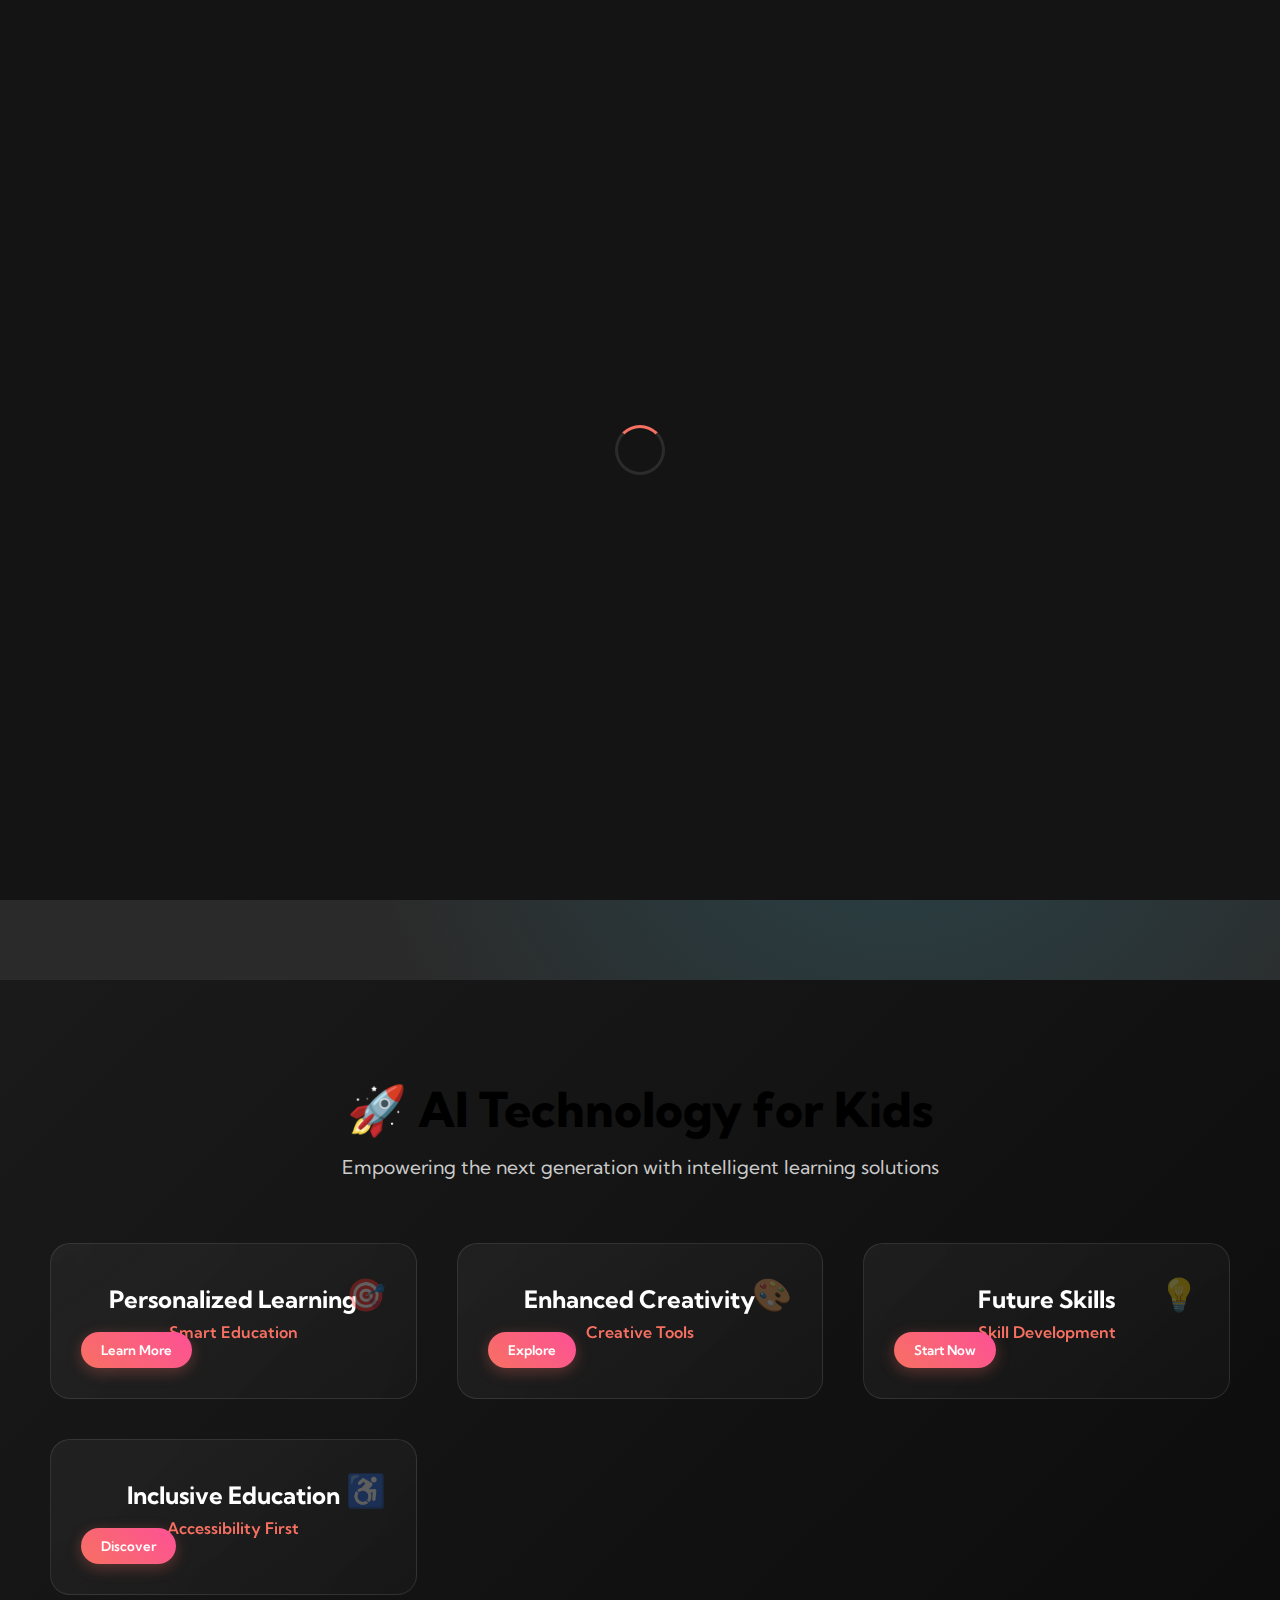
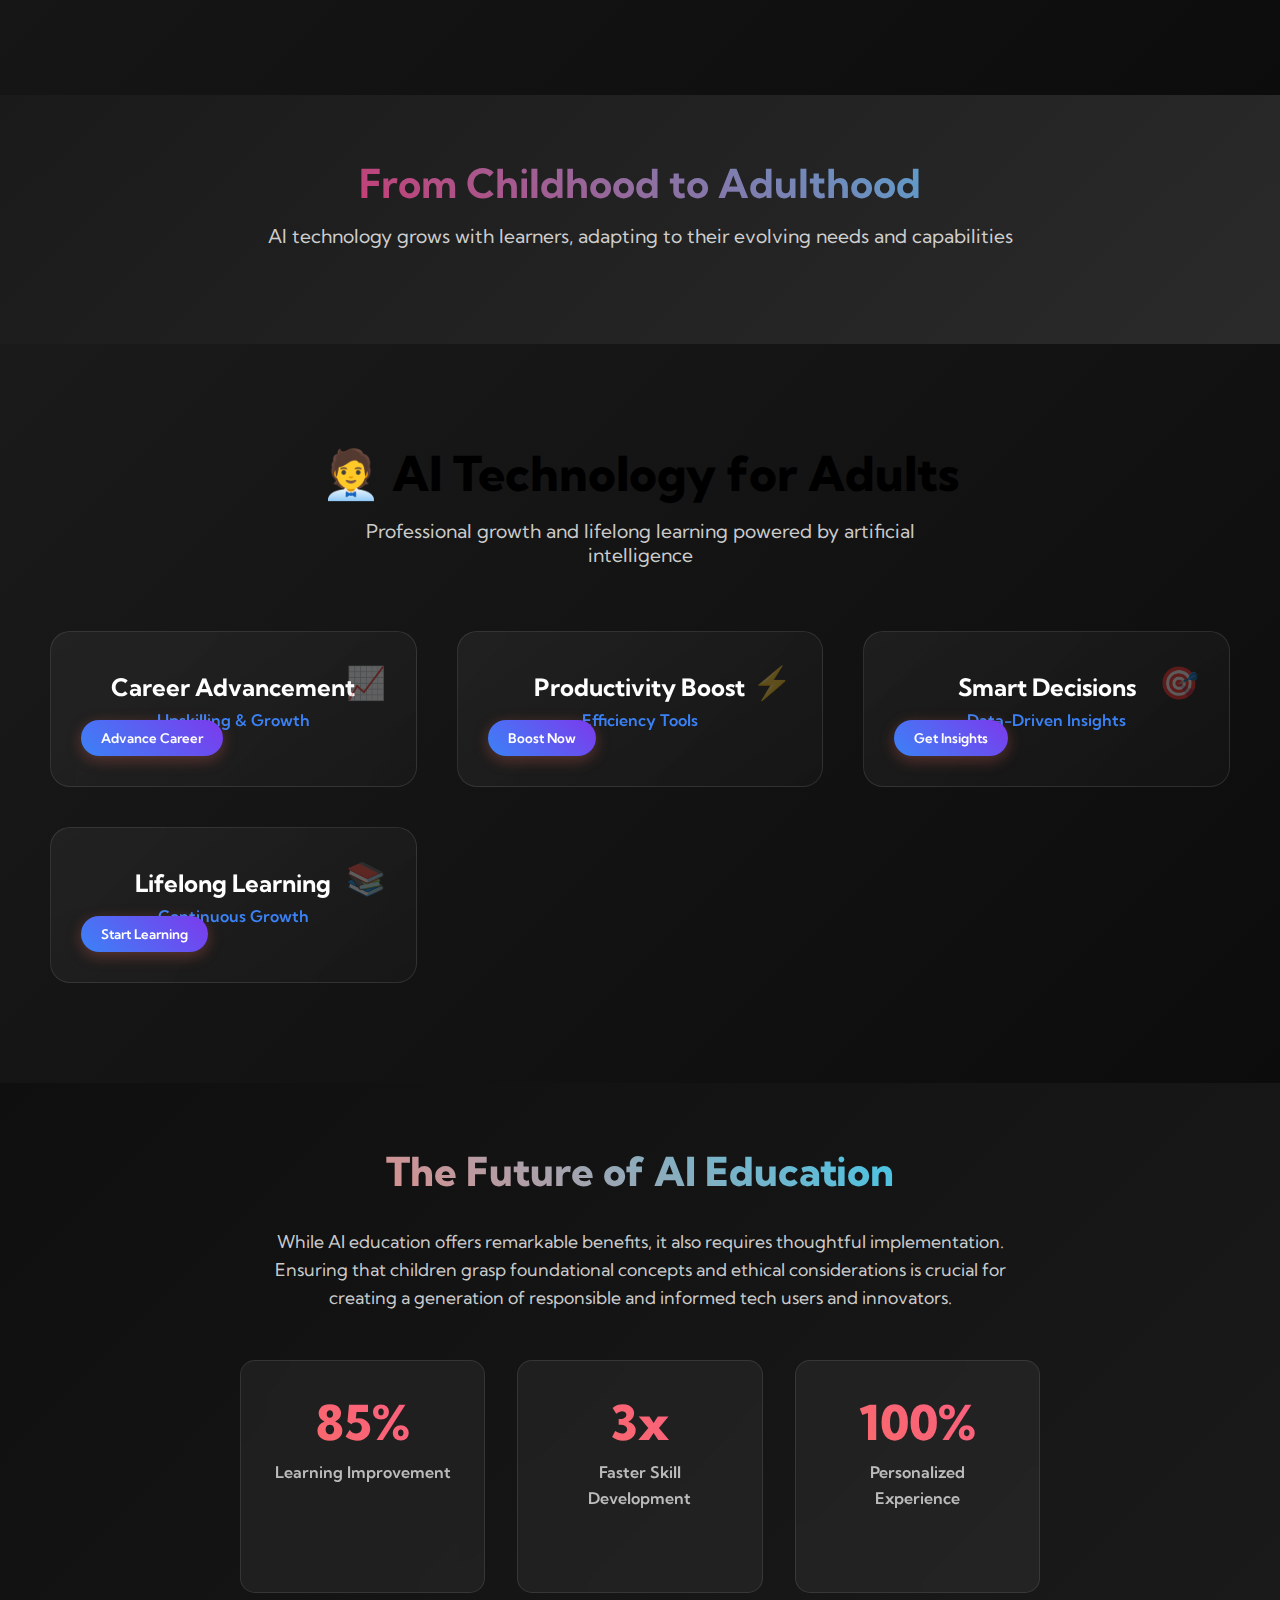
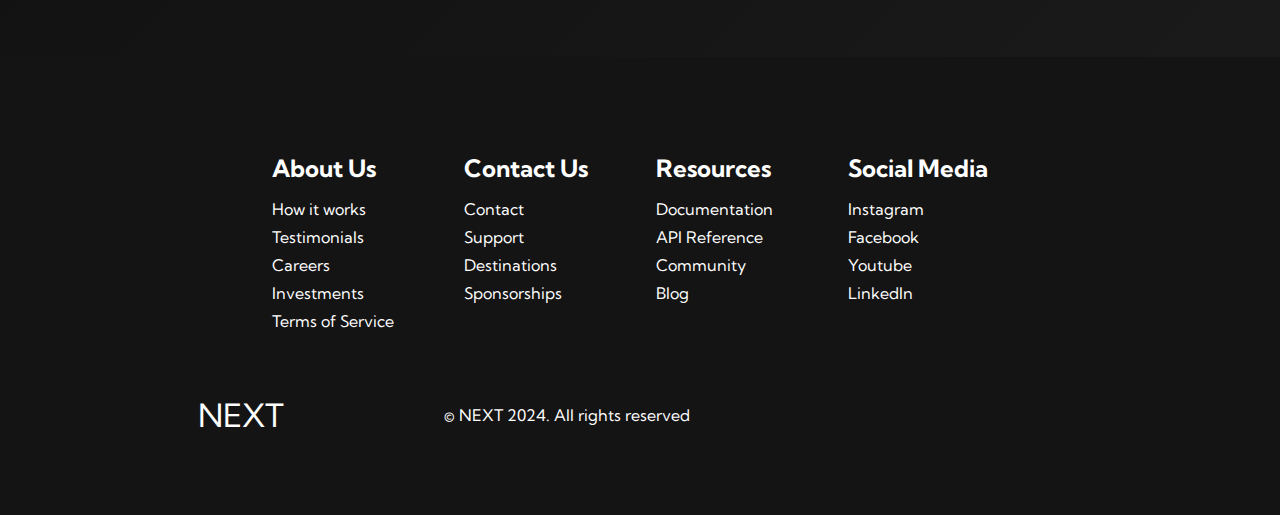
<file: Tech.html>
<!DOCTYPE html>
<html lang="en">
<head>
    <meta charset="UTF-8" />
    <meta name="viewport" content="width=device-width, initial-scale=1.0" />
    <meta name="description" content="Explore cutting-edge AI technology for kids and adults. Discover how AI transforms education and empowers the future." />
    <meta name="keywords" content="AI technology, artificial intelligence, kids education, adult learning, personalized learning" />
    <title>NEXT - AI Technology Revolution</title>
    
    <link rel="preload" href="https://fonts.googleapis.com/css2?family=Kumbh+Sans:wght@400;600;700;800&display=swap" as="style" onload="this.onload=null;this.rel='stylesheet'">
    <noscript><link rel="stylesheet" href="https://fonts.googleapis.com/css2?family=Kumbh+Sans:wght@400;600;700;800&display=swap"></noscript>
    
    <link rel="stylesheet" href="style.css" />
    <link rel="stylesheet" href="https://use.fontawesome.com/releases/v5.14.0/css/all.css" integrity="sha384-HzLeBuhoNPvSl5KYnjx0BT+WB0QEEqLprO+NBkkk5gbc67FTaL7XIGa2w1L0Xbgc" crossorigin="anonymous" />
    <link rel="icon" type="image/x-icon" href="/favicon.ico">
    
    <style>
        .tech-hero {
            background: linear-gradient(135deg, rgba(19, 19, 19, 0.9) 0%, rgba(20, 20, 20, 0.9) 100%);
            position: relative;
            overflow: hidden;
            min-height: 100vh;
            display: flex;
            align-items: center;
        }

        .tech-hero::before {
            content: '';
            position: absolute;
            top: 0;
            left: 0;
            right: 0;
            bottom: 0;
            background: 
                radial-gradient(circle at 30% 30%, rgba(255, 129, 119, 0.15) 0%, transparent 50%),
                radial-gradient(circle at 70% 70%, rgba(33, 212, 253, 0.15) 0%, transparent 50%);
            pointer-events: none;
            z-index: 1;
        }

        .tech-hero-container {
            display: grid;
            grid-template-columns: 1fr 1fr;
            align-items: center;
            max-width: 1300px;
            margin: 0 auto;
            padding: 0 50px;
            gap: 50px;
            z-index: 2;
            position: relative;
        }

        .hero-animation {
            position: relative;
            width: 100%;
            height: 400px;
            display: flex;
            justify-content: center;
            align-items: center;
        }

        .floating-icon {
            position: absolute;
            font-size: 2rem;
            animation: float 3s ease-in-out infinite;
        }

        .floating-icon:nth-child(1) { color: #f77062; top: 10%; left: 10%; }
        .floating-icon:nth-child(2) { color: #fe5196; top: 20%; right: 15%; animation-delay: -1s; }
        .floating-icon:nth-child(3) { color: #21d4fd; bottom: 30%; left: 20%; animation-delay: -2s; }
        .floating-icon:nth-child(4) { color: #b721ff; bottom: 15%; right: 10%; animation-delay: -1.5s; }

        .central-image {
            font-size: 6rem;
            color: #fe5196;
            animation: pulse 2s ease-in-out infinite;
        }

        @keyframes float {
            0%, 100% { transform: translateY(0px) rotate(0deg); }
            50% { transform: translateY(-20px) rotate(180deg); }
        }

        .tech-section {
            padding: 100px 0;
            position: relative;
        }

        .tech-section:nth-child(even) {
            background: linear-gradient(135deg, #1a1a1a 0%, #0c0c0c 100%);
        }

        .tech-section:nth-child(odd) {
            background: linear-gradient(135deg, #0f0f23 0%, #1a1a2e 100%);
        }

        .section-header {
            text-align: center;
            margin-bottom: 80px;
            z-index: 2;
            position: relative;
        }

        .section-header h1 {
            font-size: 3rem;
            margin-bottom: 1rem;
            font-weight: 800;
        }

        .section-header p {
            font-size: 1.2rem;
            color: rgba(255, 255, 255, 0.7);
            max-width: 600px;
            margin: 0 auto;
        }

        .tech-container {
            display: grid;
            grid-template-columns: repeat(auto-fit, minmax(300px, 1fr));
            gap: 40px;
            max-width: 1300px;
            margin: 0 auto;
            padding: 0 50px;
            z-index: 2;
            position: relative;
        }

        .tech-card {
            background: linear-gradient(145deg, rgba(255, 255, 255, 0.05) 0%, rgba(255, 255, 255, 0.02) 100%);
            border: 1px solid rgba(255, 255, 255, 0.1);
            border-radius: 20px;
            padding: 40px;
            text-align: center;
            transition: all 0.3s cubic-bezier(0.25, 0.46, 0.45, 0.94);
            position: relative;
            overflow: hidden;
            backdrop-filter: blur(10px);
            color: #fff;
        }

        .tech-card::before {
            content: '';
            position: absolute;
            top: 0;
            left: -100%;
            width: 100%;
            height: 100%;
            background: linear-gradient(90deg, transparent, rgba(247, 112, 98, 0.1), transparent);
            transition: all 0.5s;
        }

        .tech-card:hover::before {
            left: 100%;
        }

        .tech-card:hover {
            transform: translateY(-10px) scale(1.02);
            box-shadow: 0 20px 40px rgba(247, 112, 98, 0.2);
            border-color: rgba(247, 112, 98, 0.3);
        }

        .adult-section .tech-card:hover {
            box-shadow: 0 20px 40px rgba(59, 130, 246, 0.2);
            border-color: rgba(59, 130, 246, 0.3);
        }

        .card-icon {
            font-size: 3rem;
            margin-bottom: 1rem;
            display: block;
        }

        .tech-card h2 {
            font-size: 1.5rem;
            margin-bottom: 0.5rem;
            color: #fff;
        }

        .tech-card > p {
            color: #f77062;
            margin-bottom: 1rem;
            font-weight: 600;
        }

        .adult-section .tech-card > p {
            color: #3b82f6;
        }

        .card-content p {
            color: rgba(255, 255, 255, 0.7);
            margin-bottom: 2rem;
            line-height: 1.6;
        }

        .card-btn {
            background: linear-gradient(45deg, #f77062 0%, #fe5196 100%);
            color: white;
            border: none;
            padding: 12px 24px;
            border-radius: 25px;
            cursor: pointer;
            transition: all 0.3s ease;
            font-weight: 600;
            position: relative;
            overflow: hidden;
            box-shadow: 0 4px 15px rgba(247, 112, 98, 0.3);
        }

        .card-btn:hover {
            background: linear-gradient(45deg, #4837ff, #b721ff);
            transform: translateY(-2px);
            box-shadow: 0 6px 20px rgba(72, 55, 255, 0.4);
        }

        .adult-section .card-btn {
            background: linear-gradient(45deg, #3b82f6 0%, #7c3aed 100%);
        }

        .adult-section .card-btn:hover {
            background: linear-gradient(45deg, #7c3aed 0%, #3b82f6 100%);
        }

        .transition-section {
            padding: 80px 0;
            text-align: center;
            background: linear-gradient(135deg, #1a1a1a 0%, #0f0f23 100%);
            position: relative;
        }

        .transition-content h2 {
            font-size: 2.5rem;
            margin-bottom: 1rem;
            background: linear-gradient(45deg, #f77062, #3b82f6);
            background-size: 200% 200%;
            animation: gradientShift 4s ease infinite;
            -webkit-background-clip: text;
            -webkit-text-fill-color: transparent;
        }

        .transition-content p {
            font-size: 1.2rem;
            color: rgba(255, 255, 255, 0.7);
            margin-bottom: 2rem;
        }

        .transition-arrow {
            font-size: 3rem;
            color: #f77062;
            animation: bounce 2s infinite;
        }

        @keyframes bounce {
            0%, 20%, 50%, 80%, 100% { transform: translateY(0); }
            40% { transform: translateY(-10px); }
            60% { transform: translateY(-5px); }
        }

        .conclusion-section {
            padding: 100px 0;
            background: linear-gradient(135deg, #0c0c0c 0%, #1a1a1a 100%);
            text-align: center;
            position: relative;
        }

        .conclusion-content h2 {
            font-size: 3rem;
            margin-bottom: 2rem;
            background: linear-gradient(45deg, #f77062, #fe5196, #7c3aed);
            background-size: 200% 200%;
            animation: gradientShift 4s ease infinite;
            -webkit-background-clip: text;
            -webkit-text-fill-color: transparent;
            font-weight: 800;
        }

        .conclusion-content p {
            font-size: 1.2rem;
            color: rgba(255, 255, 255, 0.8);
            max-width: 800px;
            margin: 0 auto 3rem;
            line-height: 1.8;
        }

        .conclusion-stats {
            display: grid;
            grid-template-columns: repeat(auto-fit, minmax(200px, 1fr));
            gap: 40px;
            max-width: 800px;
            margin: 0 auto;
        }

        .stat-item {
            background: linear-gradient(145deg, rgba(255, 255, 255, 0.05) 0%, rgba(255, 255, 255, 0.02) 100%);
            border: 1px solid rgba(255, 255, 255, 0.1);
            border-radius: 15px;
            padding: 2rem;
            transition: all 0.3s ease;
        }

        .stat-item:hover {
            transform: translateY(-5px);
            box-shadow: 0 15px 30px rgba(247, 112, 98, 0.2);
        }

        .stat-item h3 {
            font-size: 3rem;
            background: linear-gradient(45deg, #f77062, #fe5196);
            background-size: 200% 200%;
            animation: gradientShift 4s ease infinite;
            -webkit-background-clip: text;
            -webkit-text-fill-color: transparent;
            font-weight: 800;
            margin-bottom: 0.5rem;
        }

        .stat-item p {
            color: rgba(255, 255, 255, 0.7);
            font-weight: 600;
        }

        /* Modal Styles */
        .modal-overlay {
            display: none;
            position: fixed;
            top: 0;
            left: 0;
            width: 100%;
            height: 100%;
            background: rgba(0, 0, 0, 0.8);
            backdrop-filter: blur(10px);
            z-index: 2000;
            animation: fadeIn 0.3s ease;
        }

        .modal-overlay.active {
            display: flex;
            justify-content: center;
            align-items: center;
            padding: 20px;
        }

        .modal-content {
            background: linear-gradient(145deg, #1a1a1a 0%, #0c0c0c 100%);
            border-radius: 20px;
            max-width: 600px;
            width: 100%;
            max-height: 80vh;
            overflow-y: auto;
            border: 1px solid rgba(255, 255, 255, 0.1);
            animation: slideIn 0.3s ease;
        }

        .modal-header {
            padding: 2rem 2rem 0;
            display: flex;
            justify-content: space-between;
            align-items: center;
            border-bottom: 1px solid rgba(255, 255, 255, 0.1);
            margin-bottom: 2rem;
        }

        .modal-header h2 {
            font-size: 1.8rem;
            background: linear-gradient(45deg, #f77062, #fe5196);
            background-size: 200% 200%;
            animation: gradientShift 4s ease infinite;
            -webkit-background-clip: text;
            -webkit-text-fill-color: transparent;
        }

        .modal-close {
            background: none;
            border: none;
            color: #fff;
            font-size: 1.5rem;
            cursor: pointer;
            transition: all 0.3s ease;
        }

        .modal-close:hover {
            color: #f77062;
            transform: scale(1.1);
        }

        .modal-body {
            padding: 0 2rem;
        }

        .modal-feature {
            display: flex;
            align-items: flex-start;
            gap: 1rem;
            margin-bottom: 2rem;
        }

        .modal-feature i {
            font-size: 2rem;
            color: #f77062;
            margin-top: 0.5rem;
        }

        .modal-feature h3 {
            font-size: 1.2rem;
            margin-bottom: 0.5rem;
            color: #fff;
        }

        .modal-feature p {
            color: rgba(255, 255, 255, 0.8);
            line-height: 1.6;
        }

        .modal-stats {
            display: grid;
            grid-template-columns: repeat(auto-fit, minmax(150px, 1fr));
            gap: 1rem;
            margin-top: 2rem;
        }

        .modal-stats .stat {
            text-align: center;
            padding: 1rem;
            background: rgba(247, 112, 98, 0.1);
            border-radius: 10px;
        }

        .modal-stats .stat span {
            display: block;
            font-size: 2rem;
            font-weight: 800;
            color: #f77062;
            margin-bottom: 0.5rem;
        }

        .modal-stats .stat small {
            color: rgba(255, 255, 255, 0.7);
            font-size: 0.9rem;
        }

        .modal-footer {
            padding: 2rem;
            display: flex;
            gap: 1rem;
            justify-content: flex-end;
        }

        .modal-btn {
            padding: 12px 24px;
            border-radius: 25px;
            border: none;
            cursor: pointer;
            font-weight: 600;
            transition: all 0.3s ease;
            display: flex;
            align-items: center;
            gap: 0.5rem;
        }

        .modal-btn.primary {
            background: linear-gradient(45deg, #f77062 0%, #fe5196 100%);
            color: white;
        }

        .modal-btn.primary:hover {
            background: linear-gradient(45deg, #4837ff, #b721ff);
            transform: translateY(-2px);
        }

        .modal-btn.secondary {
            background: transparent;
            border: 1px solid rgba(255, 255, 255, 0.3);
            color: white;
        }

        .modal-btn.secondary:hover {
            background: rgba(255, 255, 255, 0.1);
        }

        /* Responsive Design */
        @media screen and (max-width: 960px) {
            .tech-hero-container {
                grid-template-columns: 1fr;
                padding: 0 20px;
                text-align: center;
                gap: 30px;
            }

            .main__content h1,
            .main__content h2 {
                font-size: 3rem;
            }

            .section-header h1 {
                font-size: 2.5rem;
            }

            .tech-container {
                padding: 0 20px;
            }

            .conclusion-stats {
                grid-template-columns: 1fr;
                gap: 20px;
            }
        }

        @media screen and (max-width: 600px) {
            .main__content h1,
            .main__content h2 {
                font-size: 2.5rem;
            }

            .section-header h1 {
                font-size: 2rem;
            }

            .conclusion-content h2 {
                font-size: 2.5rem;
            }

            .tech-card {
                padding: 30px 20px;
            }

            .modal-content {
                margin: 10px;
                max-height: 90vh;
            }

            .modal-header,
            .modal-body,
            .modal-footer {
                padding: 1rem;
            }

            .modal-footer {
                flex-direction: column;
                gap: 10px;
            }

            .modal-btn {
                width: 100%;
                justify-content: center;
            }
        }

        @keyframes fadeIn {
            from { opacity: 0; }
            to { opacity: 1; }
        }

        @keyframes slideIn {
            from { transform: translateY(-50px); opacity: 0; }
            to { transform: translateY(0); opacity: 1; }
        }
    </style>
</head>
<body>
    <!-- Loading animation -->
    <div id="loader" style="position: fixed; top: 0; left: 0; width: 100%; height: 100%; background: #141414; z-index: 9999; display: flex; justify-content: center; align-items: center;">
        <div style="width: 50px; height: 50px; border: 3px solid rgba(255, 255, 255, 0.1); border-top: 3px solid #f77062; border-radius: 50%; animation: spin 1s linear infinite;"></div>
    </div>

    <!--Navigation -->
    <nav class="navbar">
        <div class="navbar__container">
            <a href="/" id="navbar__logo" aria-label="NEXT Home">
                <i class="fas fa-gem" aria-hidden="true"></i>NEXT
            </a>
            <div class="navbar__toggle" id="mobile-menu" aria-label="Toggle mobile menu">
                <span class="bar"></span>
                <span class="bar"></span>
                <span class="bar"></span>
            </div>
            <ul class="navbar__menu">
                <li class="navbar__item">
                    <a href="/" class="navbar__links">Home</a>
                </li>
                <li class="navbar__item">
                    <a href="/tech.html" class="navbar__links" aria-current="page">Tech</a>
                </li>
                <li class="navbar__item">
                    <a href="/impact.html" class="navbar__links">Impact</a>
                </li>
                <li class="navbar__item">
                    <a href="/product.html" class="navbar__links">Products</a>
                </li>
                <li class="navbar__item">
                    <a href="/feedback.html" class="navbar__links">Feedback</a>
                </li>
                <li class="navbar__item">
                    <a href="https://docs.google.com/forms/d/e/1FAIpQLSdk3lccwHgz0uKLrcSlcs8XPlvsqVrinU7CZ7clZr5RsmsNvA/viewform?usp=dialog" class="button" target="_blank" rel="noopener noreferrer">Sign Up</a>
                </li>
            </ul>
        </div>
    </nav>

    <!-- Hero Section -->
    <main class="tech-hero">
        <section class="tech-hero-container">
            <div class="main__content">
                <h1>AI TECHNOLOGY</h1>
                <h2>REVOLUTION</h2>
                <p>Explore the cutting-edge technologies driving the AI revolution and transforming education worldwide.</p>
                <button class="main__btn" onclick="smoothScroll('#ai-kids-section')">
                    <a href="#ai-kids-section" style="color: white; text-decoration: none;">Discover More</a>
                </button>
            </div>
            <div class="main__img--container">
                <div class="hero-animation">
                    <div class="floating-icon"><i class="fas fa-robot"></i></div>
                    <div class="floating-icon"><i class="fas fa-brain"></i></div>
                    <div class="floating-icon"><i class="fas fa-microchip"></i></div>
                    <div class="floating-icon"><i class="fas fa-network-wired"></i></div>
                    <div class="central-image">
                        <i class="fas fa-laptop-code"></i>
                    </div>
                </div>
            </div>
        </section>
    </main>

    <!-- AI for Kids Section -->
    <section class="tech-section" id="ai-kids-section">
        <div class="section-header fade-in">
            <h1>🚀 AI Technology for Kids</h1>
            <p>Empowering the next generation with intelligent learning solutions</p>
        </div>
        
        <div class="tech-container">
            <article class="tech-card fade-in" data-tilt>
                <div class="card-icon">🎯</div>
                <h2>Personalized Learning</h2>
                <p>Smart Education</p>
                <div class="card-content">
                    <p>AI adapts to each child's learning pace and style, providing tailored educational experiences that improve understanding and retention.</p>
                </div>
                <button class="card-btn" onclick="openModal('personalizedLearning')">Learn More</button>
            </article>
            
            <article class="tech-card fade-in" data-tilt>
                <div class="card-icon">🎨</div>
                <h2>Enhanced Creativity</h2>
                <p>Creative Tools</p>
                <div class="card-content">
                    <p>AI tools enable kids to create art, music, games, and stories, fostering innovative thinking and imaginative problem-solving.</p>
                </div>
                <button class="card-btn" onclick="openModal('enhancedCreativity')">Explore</button>
            </article>
            
            <article class="tech-card fade-in" data-tilt>
                <div class="card-icon">💡</div>
                <h2>Future Skills</h2>
                <p>Skill Development</p>
                <div class="card-content">
                    <p>Exposure to AI helps kids develop critical skills like coding, logical reasoning, and data analysis, preparing them for AI-driven industries.</p>
                </div>
                <button class="card-btn" onclick="openModal('futureSkills')">Start Now</button>
            </article>
            
            <article class="tech-card fade-in" data-tilt>
                <div class="card-icon">♿</div>
                <h2>Inclusive Education</h2>
                <p>Accessibility First</p>
                <div class="card-content">
                    <p>AI-powered accessibility tools ensure equitable learning opportunities for children with disabilities or language barriers.</p>
                </div>
                <button class="card-btn" onclick="openModal('inclusiveEducation')">Discover</button>
            </article>
        </div>
    </section>

    <!-- Transition Section -->
    <section class="transition-section fade-in">
        <div class="transition-content">
            <h2>From Childhood to Adulthood</h2>
            <p>AI technology grows with learners, adapting to their evolving needs and capabilities</p>
            <div class="transition-arrow">
                <i class="fas fa-arrow-down"></i>
            </div>
        </div>
    </section>

    <!-- AI for Adults Section -->
    <section class="tech-section adult-section">
        <div class="section-header fade-in">
            <h1>🧑‍💼 AI Technology for Adults</h1>
            <p>Professional growth and lifelong learning powered by artificial intelligence</p>
        </div>
        
        <div class="tech-container">
            <article class="tech-card fade-in" data-tilt>
                <div class="card-icon">📈</div>
                <h2>Career Advancement</h2>
                <p>Upskilling & Growth</p>
                <div class="card-content">
                    <p>AI facilitates personalized learning and skill development, helping adults acquire new skills to remain competitive in fast-evolving industries.</p>
                </div>
                <button class="card-btn" onclick="openModal('careerAdvancement')">Advance Career</button>
            </article>
            
            <article class="tech-card fade-in" data-tilt>
                <div class="card-icon">⚡</div>
                <h2>Productivity Boost</h2>
                <p>Efficiency Tools</p>
                <div class="card-content">
                    <p>By automating repetitive tasks and streamlining workflows, AI enables adults to focus on high-impact activities, boosting efficiency.</p>
                </div>
                <button class="card-btn" onclick="openModal('productivityBoost')">Boost Now</button>
            </article>
            
            <article class="tech-card fade-in" data-tilt>
                <div class="card-icon">🎯</div>
                <h2>Smart Decisions</h2>
                <p>Data-Driven Insights</p>
                <div class="card-content">
                    <p>AI-powered analytics tools provide actionable insights, aiding adults in making more accurate and strategic decisions.</p>
                </div>
                <button class="card-btn" onclick="openModal('smartDecisions')">Get Insights</button>
            </article>
            
            <article class="tech-card fade-in" data-tilt>
                <div class="card-icon">📚</div>
                <h2>Lifelong Learning</h2>
                <p>Continuous Growth</p>
                <div class="card-content">
                    <p>AI-powered platforms allow adults to continue learning at their own pace, making education flexible and accessible.</p>
                </div>
                <button class="card-btn" onclick="openModal('lifelongLearning')">Start Learning</button>
            </article>
        </div>
    </section>

    <!-- Conclusion Section -->
    <section class="conclusion-section fade-in">
        <div class="conclusion-content">
            <h2>The Future of AI Education</h2>
            <p>While AI education offers remarkable benefits, it also requires thoughtful implementation. Ensuring that children grasp foundational concepts and ethical considerations is crucial for creating a generation of responsible and informed tech users and innovators.</p>
            <div class="conclusion-stats">
                <div class="stat-item fade-in">
                    <h3>85%</h3>
                    <p>Learning Improvement</p>
                </div>
                <div class="stat-item fade-in">
                    <h3>3x</h3>
                    <p>Faster Skill Development</p>
                </div>
                <div class="stat-item fade-in">
                    <h3>100%</h3>
                    <p>Personalized Experience</p>
                </div>
            </div>
        </div>
    </section>

    <!-- Modal Container -->
    <div id="modalContainer" class="modal-overlay" onclick="closeModal()">
        <div class="modal-content" onclick="event.stopPropagation()">
            <div class="modal-header">
                <h2 id="modalTitle"></h2>
                <button class="modal-close" onclick="closeModal()">
                    <i class="fas fa-times"></i>
                </button>
            </div>
            <div class="modal-body">
                <div id="modalContent"></div>
            </div>
            <div class="modal-footer">
                <button class="modal-btn primary" onclick="handleModalAction()">
                    <span id="modalActionText">Get Started</span>
                    <i class="fas fa-arrow-right"></i>
                </button>
                <button class="modal-btn secondary" onclick="closeModal()">
                    Close
                </button>
            </div>
        </div>
    </div>


    <!--Footer -->
    <footer class="footer__container">
        <div class="footer__links">
            <div class="footer__link--wrapper">
                <div class="footer__link--items">
                    <h2>About Us</h2>
                    <a href="/sign__up">How it works</a>
                    <a href="/">Testimonials</a>
                    <a href="/">Careers</a>
                    <a href="/">Investments</a>
                    <a href="/">Terms of Service</a>
                </div>
                <div class="footer__link--items">
                    <h2>Contact Us</h2>
                    <a href="/feedback.html">Contact</a>
                    <a href="/">Support</a>
                    <a href="/">Destinations</a>
                    <a href="/">Sponsorships</a>
                </div>
            </div>
            <div class="footer__link--wrapper">
                <div class="footer__link--items">
                    <h2>Resources</h2>
                    <a href="/">Documentation</a>
                    <a href="/">API Reference</a>
                    <a href="/">Community</a>
                    <a href="/">Blog</a>
                </div>
                <div class="footer__link--items">
                    <h2>Social Media</h2>
                    <a href="https://www.instagram.com/erwyn_qoq" target="_blank" rel="noopener noreferrer">Instagram</a>
                    <a href="https://www.facebook.com/Erwyn Pain" target="_blank" rel="noopener noreferrer">Facebook</a>
                    <a href="/" target="_blank" rel="noopener noreferrer">Youtube</a>
                    <a href="https://www.linkedin.com/ERWYN TAN FU SHEN MOE" target="_blank" rel="noopener noreferrer">LinkedIn</a>
                </div>
            </div>
        </div>
        
        <section class="social__media">
            <div class="social__media--wrap">
                <div class="footer__logo">
                    <a href="/" id="footer__logo" aria-label="NEXT Home">
                        <i class="fas fa-gem" aria-hidden="true"></i>NEXT
                    </a>
                </div>
                <p class="website__rights">© NEXT 2024. All rights reserved</p>
                <div class="social__icons">
                    <a class="social__icon--link" href="https://www.facebook.com/Erwyn Pain" target="_blank" rel="noopener noreferrer" aria-label="Facebook">
                        <i class="fab fa-facebook" aria-hidden="true"></i>
                    </a>
                    <a class="social__icon--link" href="https://www.instagram.com/erwyn_qoq" target="_blank" rel="noopener noreferrer" aria-label="Instagram">
                        <i class="fab fa-instagram" aria-hidden="true"></i>
                    </a>
                    <a class="social__icon--link" href="/" target="_blank" rel="noopener noreferrer" aria-label="Youtube">
                        <i class="fab fa-youtube" aria-hidden="true"></i>
                    </a>
                    <a class="social__icon--link" href="https://www.linkedin.com/ERWYN TAN FU SHEN MOE" target="_blank" rel="noopener noreferrer" aria-label="LinkedIn">
                        <i class="fab fa-linkedin" aria-hidden="true"></i>
                    </a>
                </div>
            </div>
        </section>
    </footer>

    <!--JavaScript -->
    <script src="app.js"></script>
    <script>
        // Page-specific enhancements
        document.addEventListener('DOMContentLoaded', function() {
            // Remove loader
            const loader = document.getElementById('loader');
            setTimeout(() => {
                loader.style.opacity = '0';
                setTimeout(() => {
                    loader.style.display = 'none';
                }, 300);
            }, 800);

            //card interactions
            const cards = document.querySelectorAll('[data-tilt]');
            cards.forEach(card => {
                card.addEventListener('mouseenter', function(e) {
                    this.style.transform = 'translateY(-10px) scale(1.02)';
                });

                card.addEventListener('mouseleave', function(e) {
                    this.style.transform = 'translateY(0) scale(1)';
                });

                //click interaction for cards
                card.addEventListener('click', function(e) {
                    e.preventDefault();
                    const cardTitle = this.querySelector('h2').textContent;
                    showNotification(`Exploring ${cardTitle}...`, 'info');
                });
            });

            // Animate stats when they come into view
            const observerOptions = {
                threshold: 0.5,
                rootMargin: '0px'
            };

            const statsObserver = new IntersectionObserver(function(entries) {
                entries.forEach(entry => {
                    if (entry.isIntersecting) {
                        const statNumber = entry.target.querySelector('h3');
                        const finalNumber = statNumber.textContent;
                        animateNumber(statNumber, finalNumber);
                        statsObserver.unobserve(entry.target);
                    }
                });
            }, observerOptions);

            document.querySelectorAll('.stat-item').forEach(stat => {
                statsObserver.observe(stat);
            });
        });

        // Animate numbers
        function animateNumber(element, finalText) {
            const isPercentage = finalText.includes('%');
            const isMultiplier = finalText.includes('x');
            let finalNumber = parseInt(finalText);

            if (isNaN(finalNumber)) finalNumber = 100;

            let currentNumber = 0;
            const increment = finalNumber / 50;
            const timer = setInterval(() => {
                currentNumber += increment;
                if (currentNumber >= finalNumber) {
                    element.textContent = finalText;
                    clearInterval(timer);
                } else {
                    let displayText = Math.floor(currentNumber).toString();
                    if (isPercentage) displayText += '%';
                    if (isMultiplier) displayText += 'x';
                    element.textContent = displayText;
                }
            }, 30);
        }
    </script>

    <!-- Page-specific Styles -->
    <style>
        .section-header {
            text-align: center;
            margin-bottom: 4rem;
        }

        .section-header p {
            font-size: 1.2rem;
            color: rgba(255, 255, 255, 0.8);
            margin-top: 1rem;
            max-width: 600px;
            margin-left: auto;
            margin-right: auto;
        }

        .services__card {
            position: relative;
            overflow: hidden;
        }

        .card-icon {
            position: absolute;
            top: 30px;
            right: 30px;
            font-size: 2rem;
            opacity: 0.3;
            transition: all 0.3s ease;
        }

        .services__card:hover .card-icon {
            opacity: 0.6;
            transform: scale(1.1);
        }

        .card-content {
            position: absolute;
            top: 300px;
            left: 30px;
            right: 30px;
            z-index: 3;
        }

        .card-content p {
            font-size: 0.9rem;
            line-height: 1.4;
            margin-bottom: 1rem;
        }

        .card-btn {
            background: linear-gradient(45deg, #f77062, #fe5196);
            border: none;
            padding: 10px 20px;
            border-radius: 20px;
            color: white;
            font-weight: 600;
            cursor: pointer;
            transition: all 0.3s ease;
            position: absolute;
            bottom: 30px;
            left: 30px;
            z-index: 3;
        }

        .card-btn:hover {
            background: linear-gradient(45deg, #4837ff, #b721ff);
            transform: translateY(-2px);
            box-shadow: 0 4px 15px rgba(72, 55, 255, 0.3);
        }

        .transition-section {
            background: linear-gradient(135deg, #1a1a1a 0%, #2a2a2a 100%);
            padding: 4rem 0;
            text-align: center;
            position: relative;
            overflow: hidden;
        }

        .transition-content h2 {
            font-size: 2.5rem;
            background: linear-gradient(45deg, #ff0844, #21d4fd);
            -webkit-background-clip: text;
            -webkit-text-fill-color: transparent;
            margin-bottom: 1rem;
        }

        .transition-content p {
            font-size: 1.2rem;
            color: rgba(255, 255, 255, 0.8);
            margin-bottom: 2rem;
        }

        .transition-arrow {
            font-size: 2rem;
            color: #f77062;
            animation: bounce 2s infinite;
        }

        @keyframes bounce {
            0%, 20%, 50%, 80%, 100% {
                transform: translateY(0);
            }
            40% {
                transform: translateY(-10px);
            }
            60% {
                transform: translateY(-5px);
            }
        }

        .adult-section {
            background: linear-gradient(135deg, #131313 0%, #1a1a2e 100%);
        }

        .adult-card {
            background-image: linear-gradient(
                to bottom,
                rgba(0, 0, 0, 0.1) 0%,
                rgba(26, 26, 46, 0.8) 100%
            );
            border: 1px solid rgba(33, 212, 253, 0.2);
        }

        .conclusion-section {
            background: linear-gradient(135deg, #0f0f0f 0%, #1a1a1a 100%);
            padding: 4rem 2rem;
            text-align: center;
        }

        .conclusion-content {
            max-width: 800px;
            margin: 0 auto;
        }

        .conclusion-content h2 {
            font-size: 2.5rem;
            background: linear-gradient(45deg, #ff8177, #21d4fd);
            -webkit-background-clip: text;
            -webkit-text-fill-color: transparent;
            margin-bottom: 2rem;
        }

        .conclusion-content p {
            font-size: 1.1rem;
            line-height: 1.6;
            color: rgba(255, 255, 255, 0.8);
            margin-bottom: 3rem;
        }

        .conclusion-stats {
            display: grid;
            grid-template-columns: repeat(auto-fit, minmax(200px, 1fr));
            gap: 2rem;
            margin-top: 3rem;
        }

        .stat-item {
            padding: 2rem;
            background: rgba(255, 255, 255, 0.05);
            border-radius: 15px;
            backdrop-filter: blur(10px);
            border: 1px solid rgba(255, 255, 255, 0.1);
        }

        .stat-item h3 {
            font-size: 3rem;
            color: #f77062;
            margin-bottom: 0.5rem;
        }

        .stat-item p {
            color: rgba(255, 255, 255, 0.7);
            font-size: 1rem;
        }

        @media (max-width: 768px) {
            .conclusion-stats {
                grid-template-columns: 1fr;
            }
            
            .section-header h1 {
                font-size: 2rem;
            }
            
            .transition-content h2 {
                font-size: 2rem;
            }
        }
    </style>
</body>
</html>
</file>
<file: style.css>
* {
    box-sizing: border-box;
    margin: 0;
    padding: 0;
    font-family: 'Kumbh Sans', sans-serif;
  }
  
  .navbar {
    background: #131313;
    height: 80px;
    display: flex;
    justify-content: center;
    align-items: center;
    font-size: 1.2rem;
    position: sticky;
    top: 0;
    z-index: 999;
  }
  
  .navbar__container {
    display: flex;
    justify-content: space-between;
    height: 80px;
    z-index: 1;
    width: 100%;
    max-width: 1300px;
    margin-right: auto;
    margin-left: auto;
    padding-right: 50px;
    padding-left: 50px;
  }
  
  #navbar__logo {
    background-color: #ff8177;
    background-image: linear-gradient(to top, #ff0844 0%, #ffb199 100%);
    background-size: 100%;
    -webkit-background-clip: text;
    -moz-background-clip: text;
    -webkit-text-fill-color: transparent;
    -moz-text-fill-color: transparent;
    display: flex;
    align-items: center;
    cursor: pointer;
    text-decoration: none;
    font-size: 2rem;
  }
  
  .fa-gem {
    margin-right: 0.5rem;
  }
  
  .navbar__menu {
    display: flex;
    align-items: center;
    list-style: none;
    text-align: center;
  }
  
  .navbar__item {
    height: 80px;
  }
  
  .navbar__links {
    color: #fff;
    display: flex;
    align-items: center;
    justify-content: center;
    text-decoration: none;
    padding: 0 1rem;
    height: 100%;
  }
  
  .navbar__btn {
    display: flex;
    justify-content: center;
    align-items: center;
    padding: 0 1rem;
    width: 100%;
  }
  
  .button {
    display: flex;
    justify-content: center;
    align-items: center;
    text-decoration: none;
    padding: 10px 10px;
    height: 70%;
    width: 100%;
    border: none;
    outline: none;
    border-radius: 100px;
    background: #f77062;
    color: #fff;
    
  }

  
  .button:hover {
    background: #4837ff;
    transition: all 0.3s ease;
  }
  
  .navbar__links:hover {
    color: #f77062;
    transition: all 0.3s ease;
  }
  
  @media screen and (max-width: 960px) {
    .navbar__container {
      display: flex;
      justify-content: space-between;
      height: 80px;
      z-index: 1;
      width: 100%;
      max-width: 1300px;
      padding: 0;
    }
  
    .navbar__menu {
      display: grid;
      grid-template-columns: auto;
      margin: 0;
      width: 100%;
      position: absolute;
      top: -1000px;
      opacity: 1;
      transition: all 0.5s ease;
      height: 50vh;
      z-index: -1;
    }
  
    .navbar__menu.active {
      background: #131313;
      top: 100%;
      opacity: 1;
      transition: all 0.5s ease;
      z-index: 99;
      height: 50vh;
      font-size: 1.6rem;
    }
  
    #navbar__logo {
      padding-left: 25px;
    }
  
    .navbar__toggle .bar {
      width: 25px;
      height: 3px;
      margin: 5px auto;
      transition: all 0.3s ease-in-out;
      background: #fff;
    }
  
    .navbar__item {
      width: 100%;
    }
  
    .navbar__links {
      text-align: center;
      padding: 2rem;
      width: 100%;
      display: table;
    }
  
    .navbar__btn {
      padding-bottom: 2rem;
    }
  
    .button {
      display: flex;
      justify-content: center;
      align-items: center;
      width: 80%;
      height: 80px;
      margin: 0;
    }
  
    #mobile-menu {
      position: absolute;
      top: 20%;
      right: 5%;
      transform: translate(5%, 20%);
    }
  
    .navbar__toggle .bar {
      display: block;
      cursor: pointer;
    }
  
    #mobile-menu.is-active .bar:nth-child(2) {
      opacity: 0;
    }
  
    #mobile-menu.is-active .bar:nth-child(1) {
      transform: translateY(8px) rotate(45deg);
    }
  
    #mobile-menu.is-active .bar:nth-child(3) {
      transform: translateY(-8px) rotate(-45deg);
    }
  }
  
  /* Main Content CSS */
  .main {
    background-color: #141414;
  }
  
  .main__container {
    display: grid;
    grid-template-columns: 1fr 1fr;
    align-items: center;
    justify-self: center;
    margin: 0 auto;
    height: 90vh;
    background-color: #131313;
    z-index: 1;
    width: 100%;
    max-width: 1300px;
    padding-right: 50px;
    padding-left: 50px;
  }
  
  .main__content {
    color: #fff;
    width: 100%;
  }
  
  .main__content h1 {
    font-size: 4rem;
    background-color: #ff8177;
    background-image: linear-gradient(to top, #ff0844 0%, #ffb199 100%);
    background-size: 100%;
    -webkit-background-clip: text;
    -moz-background-clip: text;
    -webkit-text-fill-color: transparent;
    -moz-text-fill-color: transparent;
  }
  
  .main__content h2 {
    font-size: 4rem;
    margin-top: 10px;
    background-color: #ff8177;
    background-image: linear-gradient(-20deg, #b721ff 0%, #21d4fd 100%);
    background-size: 100%;
    -webkit-background-clip: text;
    -moz-background-clip: text;
    -webkit-text-fill-color: transparent;
    -moz-text-fill-color: transparent;
  }
  
  .main__content p {
    margin-top: 1rem;
    font-size: 2rem;
    font-weight: 700;
  }
  
  .main__btn {
    font-size: 1rem;
    background-image: linear-gradient(to top, #f77062 0%, #fe5196 100%);
    padding: 14px 32px;
    border: none;
    border-radius: 4px;
    color: #fff;
    margin-top: 2rem;
    cursor: pointer;
    position: relative;
    transition: all 0.35s;
    outline: none;
  }
  
  .main__btn a {
    position: relative;
    z-index: 2;
    color: #fff;
    text-decoration: none;
  }
  
  .main__btn:after {
    position: absolute;
    content: '';
    top: 0;
    left: 0;
    width: 0;
    height: 100%;
    background: #4837ff;
    transition: all 0.35s;
    border-radius: 4px;
  }
  
  .main__btn:hover {
    color: #fff;
  }
  
  .main__btn:hover:after {
    width: 100%;
  }
  
  .main__img--container {
    text-align: center;
  }
  
  #main__img {
    height: 80%;
    width: 80%;
  }
  
  /* Mobile Responsive */
  @media screen and (max-width: 768px) {
    .main__container {
      display: grid;
      grid-template-columns: auto;
      align-items: center;
      justify-self: center;
      width: 100%;
      margin: 0 auto;
      height: 90vh;
    }
  
    .main__content {
      text-align: center;
      margin-bottom: 4rem;
    }
  
    .main__content h1 {
      font-size: 2.5rem;
      margin-top: 2rem;
    }
  
    .main__content h2 {
      font-size: 3rem;
    }
  
    .main__content p {
      margin-top: 1rem;
      font-size: 1.5rem;
    }
  }
  
  @media screen and (max-width: 480px) {
    .main__content h1 {
      font-size: 2rem;
      margin-top: 3rem;
    }
  
    .main__content h2 {
      font-size: 2rem;
    }
  
    .main__content p {
      margin-top: 2rem;
      font-size: 1.5rem;
    }
  
    .main__btn {
      padding: 12px 36px;
      margin: 2.5rem 0;
    }
  }
  
  /* Services Section */
  .services {
    background: #131313;
    display: flex;
    flex-direction: column;
    justify-content: center;
    align-items: center;
    height: 100vh;
  }
  
  .services h1 {
    background-color: #ff8177;
    background-image: linear-gradient(
      to right,
      #ff8177 0%,
      #ff867a 0%,
      #ff8c7f 21%,
      #f99185 52%,
      #cf556c 78%,
      #b12a5b 100%
    );
    background-size: 100%;
    -webkit-background-clip: text;
    -moz-background-clip: text;
    -webkit-text-fill-color: transparent;
    -moz-text-fill-color: transparent;
    margin-bottom: 5rem;
    font-size: 2.5rem;
  }
  
  .services__container {
    display: flex;
    justify-content: center;
    flex-wrap: wrap;
  }
  
  .services__card {
    margin: 1rem;
    height: 525px;
    width: 400px;
    border-radius: 4px;
    background-image: linear-gradient(
        to bottom,
        rgba(0, 0, 0, 0) 0%,
        rgba(17, 17, 17, 0.6) 100%
      ),
      url('/images/pic3.jpg');
    background-size: cover;
    position: relative;
    color: #fff;
  }
  
  .services__card:before {
    opacity: 0.2;
  }
  
  .services__card:nth-child(2) {
    background-image: linear-gradient(
        to bottom,
        rgba(0, 0, 0, 0) 0%,
        rgba(17, 17, 17, 0.9) 100%
      ),
      url('/images/pic4.jpg');
  }
  
  .services__card h2 {
    position: absolute;
    top: 350px;
    left: 30px;
  }
  
  .services__card p {
    position: absolute;
    top: 400px;
    left: 30px;
  }
  
  .services__card button {
    color: #fff;
    padding: 10px 20px;
    border: none;
    outline: none;
    border-radius: 4px;
    background: #f77062;
    position: absolute;
    top: 440px;
    left: 30px;
    font-size: 1rem;
  }
  
  .services__card button:hover {
    cursor: pointer;
  }
  
  .services__card:hover {
    transform: scale(1.075);
    transition: 0.2s ease-in;
    cursor: pointer;
  }
  
  @media screen and (max-width: 960px) {
    .services {
      height: 1600px;
    }
  
    .services h1 {
      font-size: 2rem;
      margin-top: 12rem;
    }
  }
  
  @media screen and (max-width: 480px) {
    .services {
      height: 1400px;
    }
  
    .services h1 {
      font-size: 1.2rem;
    }
  
    .services__card {
      width: 300px;
    }
  }
  
  /* Footer CSS */
  .footer__container {
    background-color: #141414;
    padding: 5rem 0;
    display: flex;
    flex-direction: column;
    justify-content: center;
    align-items: center;
  }
  
  #footer__logo {
    color: #fff;
    display: flex;
    align-items: center;
    cursor: pointer;
    text-decoration: none;
    font-size: 2rem;
  }
  
  .footer__links {
    width: 100%;
    max-width: 1000px;
    display: flex;
    justify-content: center;
  }
  
  .footer__link--wrapper {
    display: flex;
  }
  
  .footer__link--items {
    display: flex;
    flex-direction: column;
    align-items: flex-start;
    margin: 16px;
    text-align: left;
    width: 160px;
    box-sizing: border-box;
  }
  
  .footer__link--items h2 {
    margin-bottom: 16px;
  }
  
  .footer__link--items > h2 {
    color: #fff;
  }
  
  .footer__link--items a {
    color: #fff;
    text-decoration: none;
    margin-bottom: 0.5rem;
  }
  
  .footer__link--items a:hover {
    color: #e9e9e9;
    transition: 0.3s ease-out;
  }
  
  /* Social Icons */
  .social__icon--link {
    color: #fff;
    font-size: 24px;
  }
  
  .social__media {
    max-width: 1000px;
    width: 100%;
  }
  
  .social__media--wrap {
    display: flex;
    justify-content: space-between;
    align-items: center;
    width: 90%;
    max-width: 1000px;
    margin: 40px auto 0 auto;
  }
  
  .social__icons {
    display: flex;
    justify-content: space-between;
    align-items: center;
    width: 240px;
  }
  
  .social__logo {
    color: #fff;
    justify-self: start;
    margin-left: 20px;
    cursor: pointer;
    text-decoration: none;
    font-size: 2rem;
    display: flex;
    align-items: center;
    margin-bottom: 16px;
  }
  
  .website__rights {
    color: #fff;
  }
  
  @media screen and (max-width: 820px) {
    .footer__links {
      padding-top: 2rem;
    }
  
    #footer__logo {
      margin-bottom: 2rem;
    }
  
    .website__rights {
      margin-bottom: 2rem;
    }
  
    .footer__link--wrapper {
      flex-direction: column;
    }
  
    .social__media--wrap {
      flex-direction: column;
    }
  }
  
  @media screen and (max-width: 480px) {
    .footer__link--items {
      margin: 0;
      padding: 10px;
      width: 100%;
    }
  }
</file>
<file: feedback.css>
* {
    box-sizing: border-box;
    margin: 0;
    padding: 0;
    font-family: 'Kumbh Sans', sans-serif;
}

body {
    background-color: #141414; 
    display: flex;
    flex-direction: column; 
    height: 100vh; 
    color: white; 
   
}

.navbar {
    background: #131313; 
    height: 80px;
    display: flex;
    justify-content: center;
    align-items: center; 
    font-size: 1.2rem;
    position: sticky;
    top: 0;
    z-index: 999;
}

.navbar__container {
    display: flex;
    justify-content: space-between;
    height: 80px;
    width: 100%; 
    padding: 0 50px; 
}

#navbar__logo {
    background-color: #ff8177; 
    background-image: linear-gradient(to top, #ff0844, #ffb199 100%); 
    background-size: 100%;
    background-clip: text; 
    -webkit-background-clip: text; 
    -webkit-text-fill-color: transparent; 
    display: flex;
    align-items: center;
    cursor: pointer;
    text-decoration: none;
    font-size: 2rem;
}

.fa-gem {
    margin-right: 0.5rem;
}

.navbar__menu {
    display: flex;
    align-items: center;
    list-style: none;
}

.navbar__items {
    height: 80px;
}

.navbar__links {
    color: #fff;
    display: flex;
    align-items: center;
    justify-content: center;
    text-decoration: none;
    padding: 0 1rem;
    height: 100%;
}

.navbar__btn {
    display: flex;
    justify-content: center;
    align-items: center;
    padding: 0 1rem;
}

.button {
    display: flex;
    justify-content: center;
    align-items: center;
    text-decoration: none;
    padding: 10px 20px;
    border: none;
    border-radius: 4px;
    background: #f77062;
    color: #fff;
    transition: background 0.3s ease;
}

.button:hover {
    background: #4837ff;
}

.navbar__links:hover {
    color: #f77062;
    transition: color 0.3s ease;
}

@media screen and (max-width: 960px) {
    .navbar__container { 
        padding: 0; 
    }

    .navbar__menu {
        display: grid;
        grid-template-columns: auto;
        margin: 0;
        width: 100%;
        position: absolute;
        top: -1000px;
        opacity: 0;
        transition: all 0.5s ease;
        height: 50vh;
        background: #131313;
    }
    
    .navbar__menu.active {
        top: 100%;
        opacity: 1;
        z-index: 99;
        height: 50vh;
        font-size: 1.6rem;
    }

    #navbar__logo {
        padding-left: 25px;
    }

    .navbar__toggle {
        cursor: pointer;
    }
    
    .navbar__toggle .bar {
        display: block;
        width: 30px; 
        height: 4px; 
        background-color: #fff; 
        margin: 5px 0; 
        transition: all 0.3s ease; 
    }
    
    #mobile-menu.is-active .bar:nth-child(2) {
        opacity: 0;
    }
    
    #mobile-menu.is-active .bar:nth-child(1) {
        transform: translateY(8px) rotate(45deg);
    }
    
    #mobile-menu.is-active .bar:nth-child(3) {
        transform: translateY(-8px) rotate(-45deg);
    }
}

.main {
    display: flex; 
    justify-content: space-between; 
    align-items: center; 
    height: 100%;
    background-color: #141414;
    padding: 0 50px; 
    margin-bottom: 100px;

}

.google-form {
    margin: 2rem auto;
    max-width: 90%;
    text-align: center;
}

.google-form iframe {
    width: 100%;
    height: 600px;
    border: none;
}


.google-form button {
    background-color: #d32a2a;
    color: #fff;
    border: none;
    padding: 1rem 2rem;
    font-size: 1.1rem;
    cursor: pointer;
    border-radius: 5px;
    text-align: center;
    text-decoration: none;
    display: inline-block;
    transition-duration: 0.3s;
    margin-top: 1rem;
}

.google-form button:hover {
    background-color: #1949e6;
}


nav {
    background-color: #ffffff;
    padding: 1rem;
    text-align: center;
}

nav a {
    color: #fff;
    margin: 0 10px;
    text-decoration: none;
}

nav a:hover {
    text-decoration: underline;
}


.container {
    padding: 2rem;
}

.contact-box {
    display: flex;
    justify-content: space-between;
}

.contact-left, .contact-right {
    width: 48%;
}

.contact-left h3, .contact-right h3 {
    color: #ffffff;
}

.input-row {
    display: flex;
    justify-content: space-between;
}

.input-group {
    width: 48%;
}

.input-group input, .input-group textarea {
    width: 100%;
    padding: 10px;
    margin-top: 5px;
}

button[type="submit"] {
    background-color: #ff5722;
    color: rgb(255, 255, 255);
    border: none;
    padding: 0.7rem 1.5rem;
    font-size: 1rem;
    cursor: pointer;
    border-radius: 5px;
    margin-top: 1rem;
}

button[type="submit"]:hover {
    background-color: #e64a19;
}


table {
    width: 100%;
    margin-top: 1rem;
}

table td {
    padding: 10px;
    border-bottom: 1px solid #ddd;
}

.fade-in {
    animation: fadeInAnimation ease 7s;
    animation-iteration-count: 1;
    animation-fill-mode: forwards;
}

@keyframes fadeInAnimation {
    0% {
        opacity: 0;
        top: 0;

    }

    100% {
        opacity: 1;
        top: 50px;
    }
}
</file>
